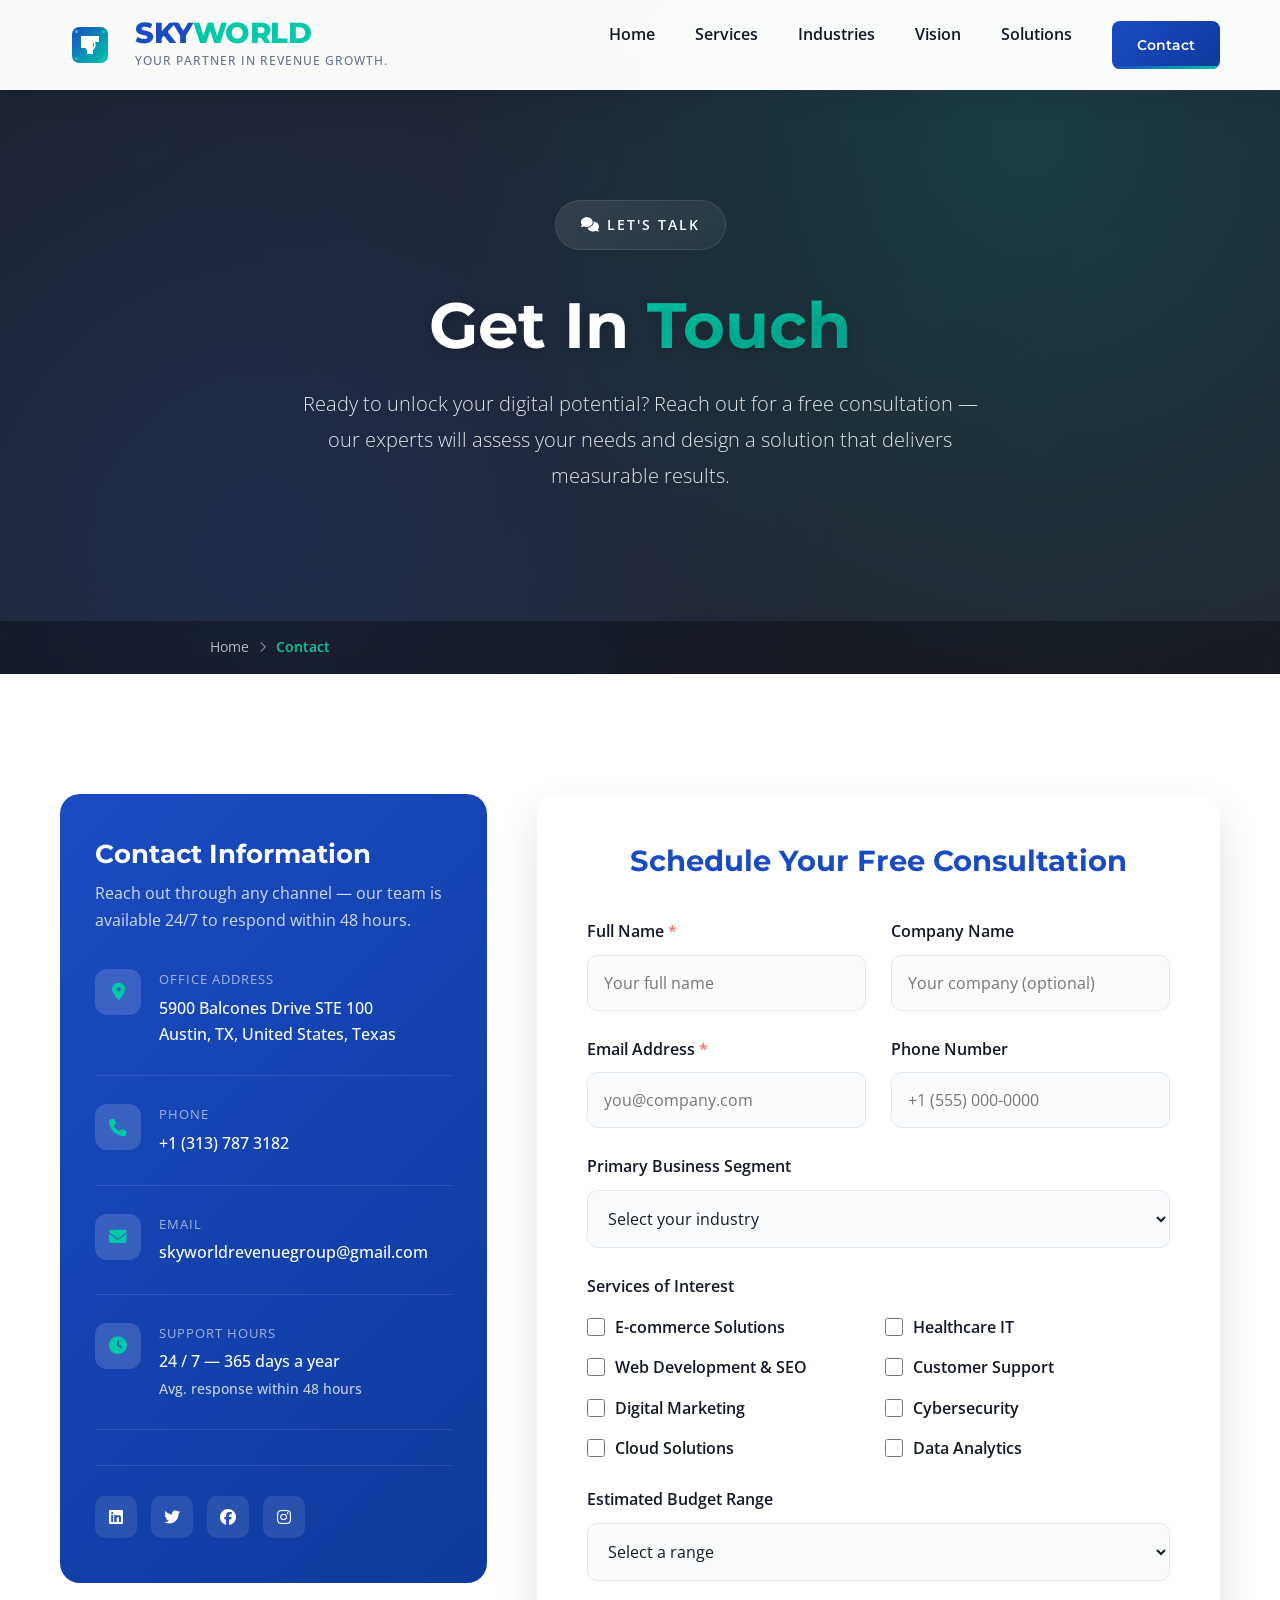
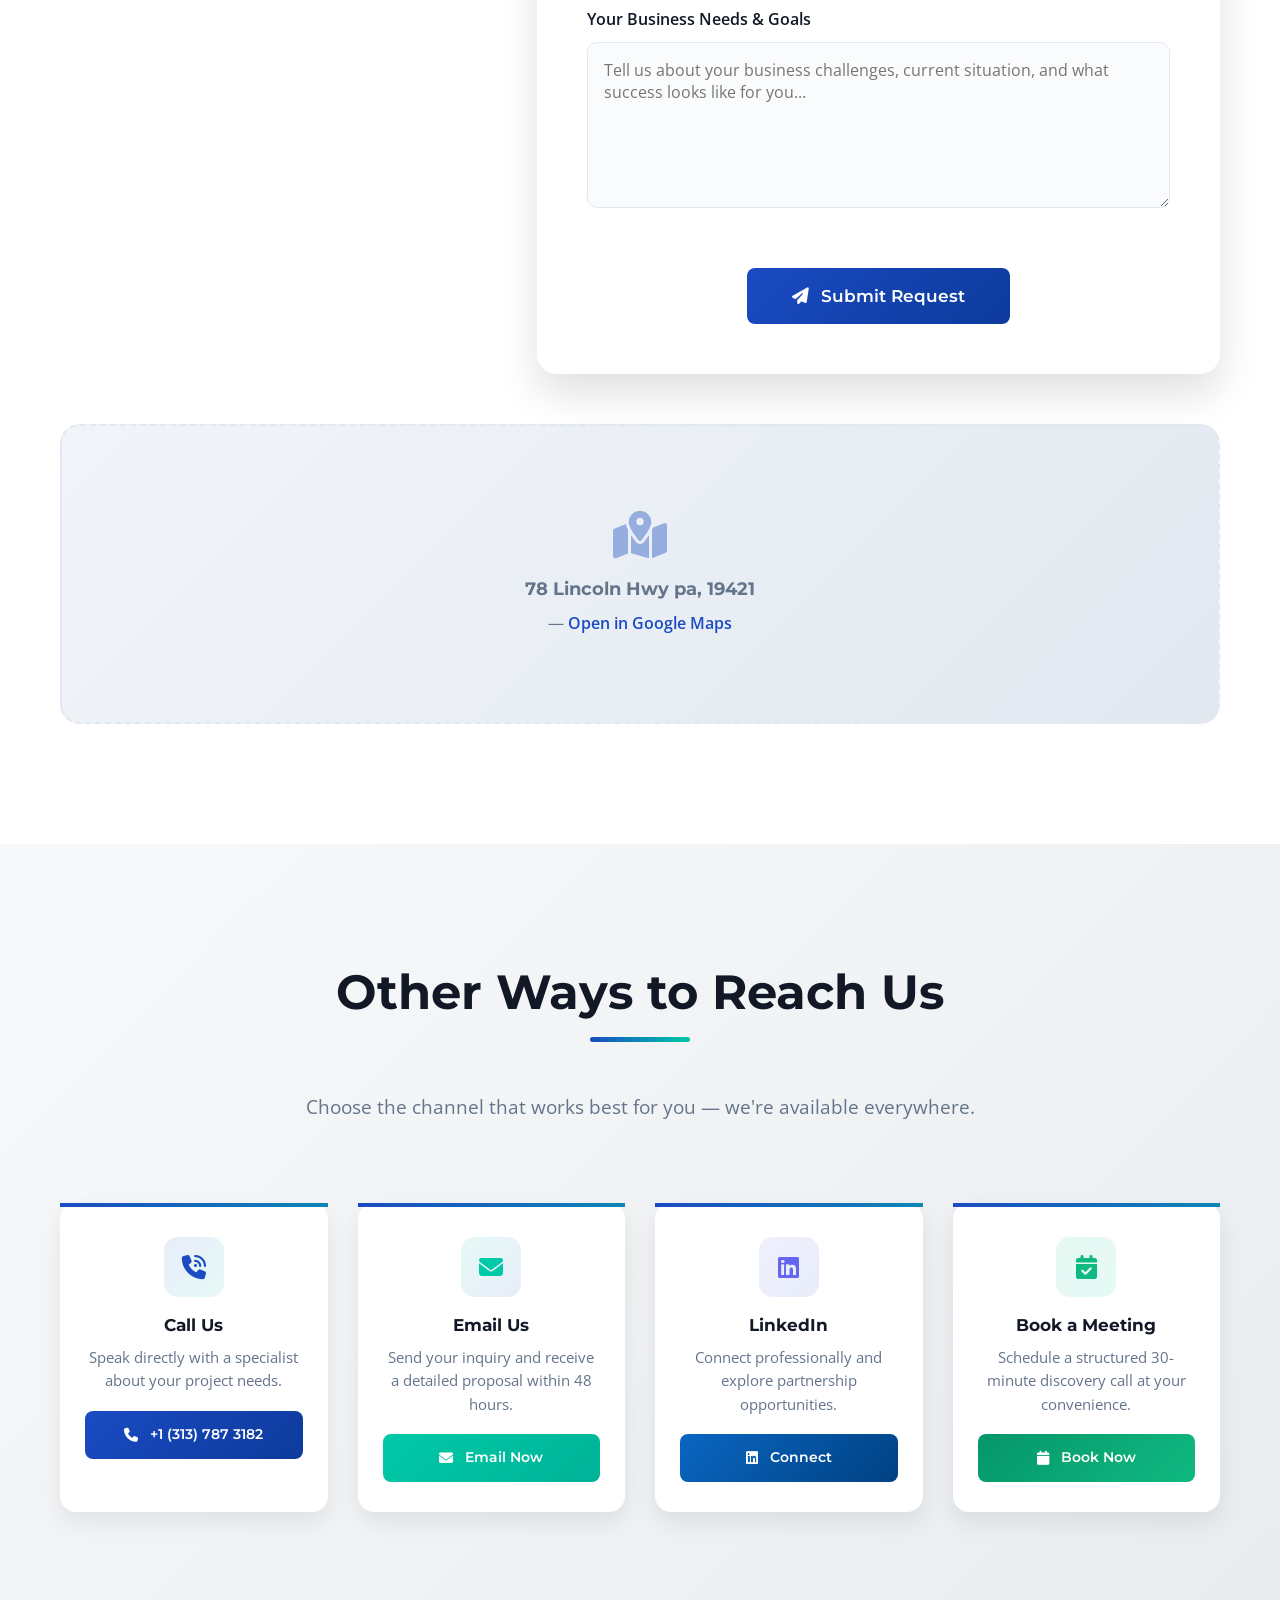
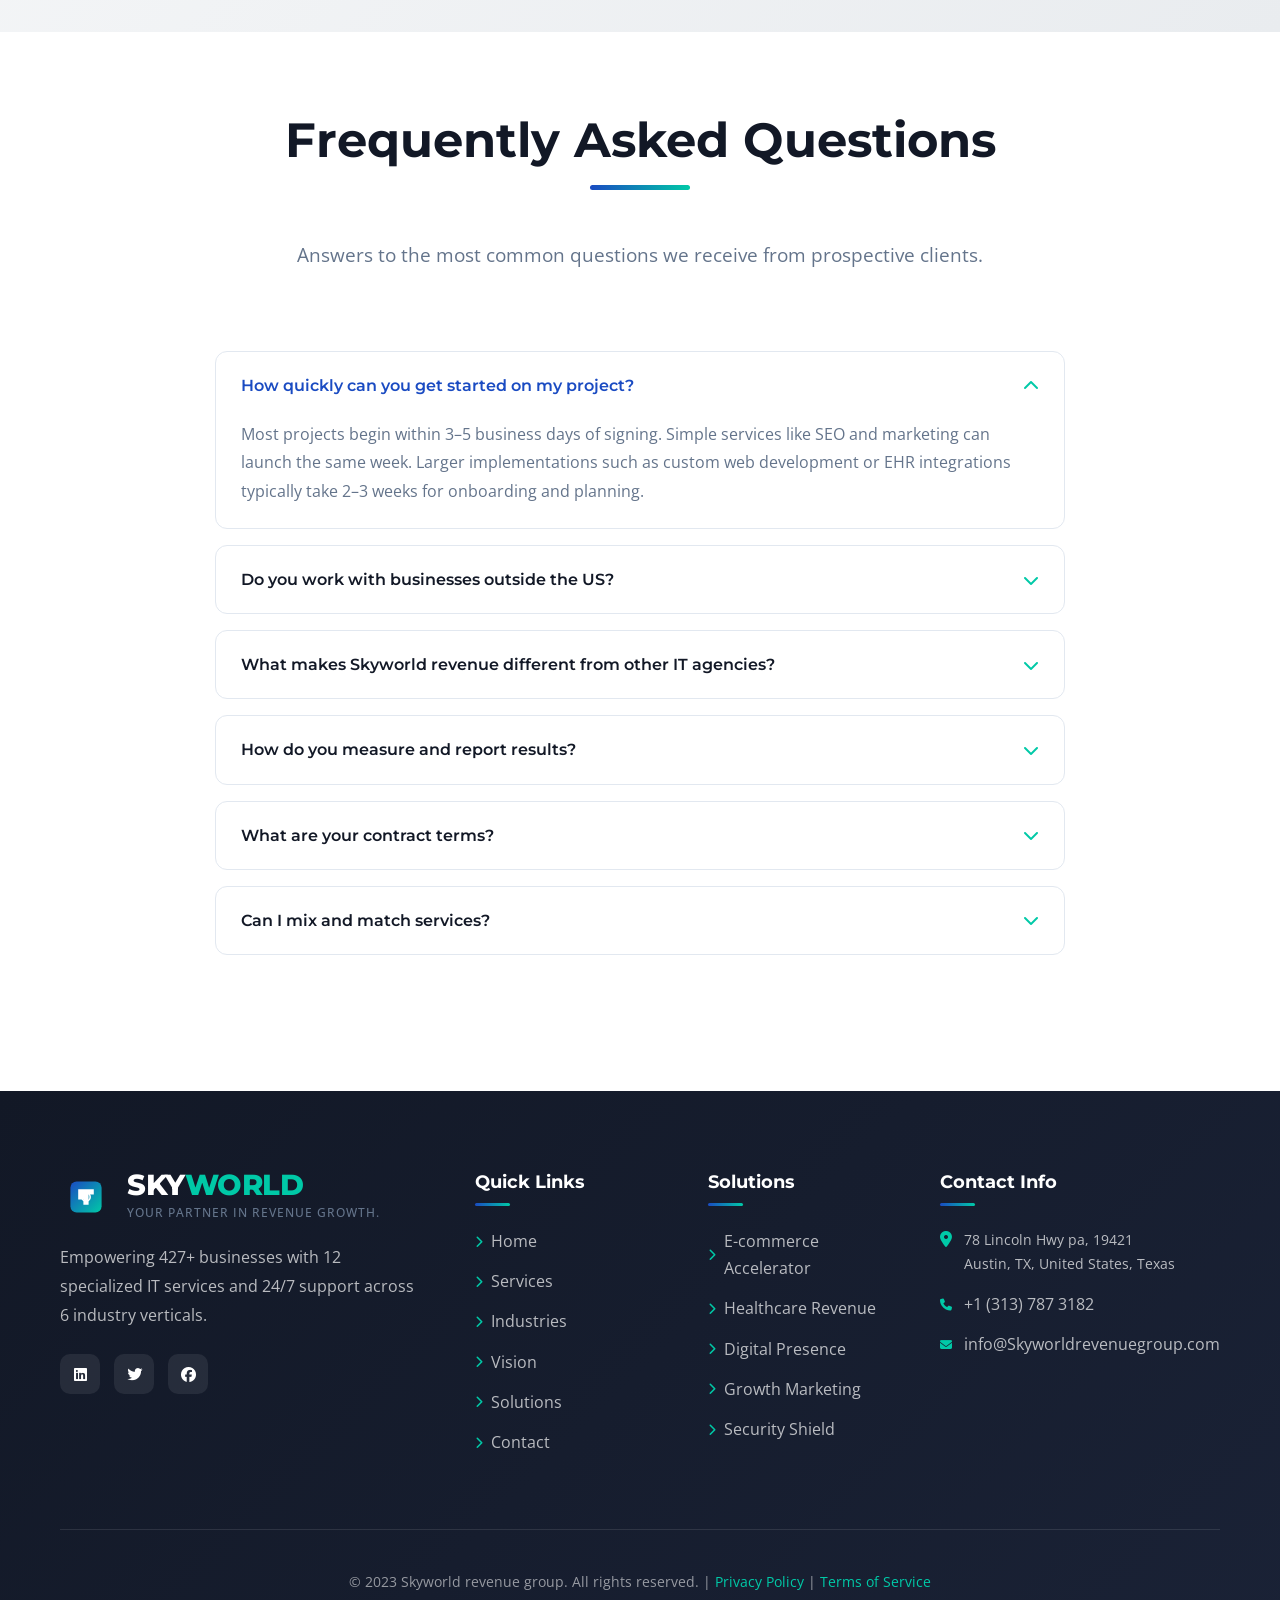
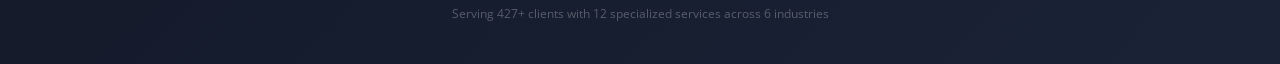
<file: contact.html>
<!DOCTYPE html>
<html lang="en">
<head>
    <meta charset="UTF-8">
    <meta name="viewport" content="width=device-width, initial-scale=1.0">
    <title>Contact Us - Skyworld Revenue Group</title>
    <link rel="stylesheet" href="https://cdnjs.cloudflare.com/ajax/libs/font-awesome/6.4.0/css/all.min.css">
    <link rel="preconnect" href="https://fonts.googleapis.com">
    <link rel="preconnect" href="https://fonts.gstatic.com" crossorigin>
    <link href="https://fonts.googleapis.com/css2?family=Montserrat:wght@300;400;500;600;700;800&family=Open+Sans:wght@300;400;500;600;700&display=swap" rel="stylesheet">
    <link rel="stylesheet" href="https://cdnjs.cloudflare.com/ajax/libs/animate.css/4.1.1/animate.min.css">
    <link rel="stylesheet" href="main.css">
    <link rel="stylesheet" href="pages.css">
</head>
<body>

    <!-- Header -->
    <header id="mainHeader">
        <div class="container header-container">
            <a href="index.html" class="logo-container">
                <svg class="logo-svg" viewBox="0 0 100 100" xmlns="http://www.w3.org/2000/svg">
                    <defs><linearGradient id="lg1" x1="0%" y1="0%" x2="100%" y2="100%"><stop offset="0%" style="stop-color:#1a4bc2"/><stop offset="100%" style="stop-color:#00c9a7"/></linearGradient></defs>
                    <rect x="20" y="20" width="60" height="60" rx="12" fill="url(#lg1)"/>
                    <path d="M35,35 L65,35 L65,45 L55,45 L55,65 L45,65 L45,55 L35,55 Z" fill="white"/>
                    <circle cx="50" cy="50" r="8" fill="none" stroke="white" stroke-width="3"/>
                    <path d="M30,30 L30,25 L25,25 L25,30 Z" fill="#00c9a7"/><path d="M70,30 L75,30 L75,25 L70,25 Z" fill="#00c9a7"/>
                    <path d="M30,70 L25,70 L25,75 L30,75 Z" fill="#00c9a7"/><path d="M70,70 L70,75 L75,75 L75,70 Z" fill="#00c9a7"/>
                </svg>
                <div class="logo-text-container">
                    <div class="logo-main-text">SKY<span class="logo-accent">WORLD</span></div>
                    <div class="logo-tagline">YOUR PARTNER IN REVENUE GROWTH.</div>
                </div>
            </a>
            <button class="mobile-menu-btn" id="mobileMenuBtn"><i class="fas fa-bars"></i></button>
            <nav>
                <ul id="navMenu">
                    <li><a href="index.html">Home</a></li>
                    <li><a href="services.html">Services</a></li>
                    <li><a href="industries.html">Industries</a></li>
                    <li><a href="vision.html">Vision</a></li>
                    <li><a href="solutions.html">Solutions</a></li>
                    <li><a href="contact.html" class="btn active-nav" style="padding:12px 25px;font-size:0.9rem;">Contact</a></li>
                </ul>
            </nav>
        </div>
    </header>

    <!-- Page Hero -->
    <section class="page-hero">
        <div class="floating-elements" id="floatingElements"></div>
        <div class="container">
            <div class="page-hero-badge pulse-animation"><i class="fas fa-comments"></i> Let's Talk</div>
            <h1 class="animate__animated animate__fadeInUp">Get In <span>Touch</span></h1>
            <p class="animate__animated animate__fadeInUp animate__delay-1s">Ready to unlock your digital potential? Reach out for a free consultation — our experts will assess your needs and design a solution that delivers measurable results.</p>
        </div>
        <div class="breadcrumb-bar">
            <div class="container">
                <span><a href="index.html">Home</a></span>
                <i class="fas fa-chevron-right"></i>
                <span class="current">Contact</span>
            </div>
        </div>
    </section>

    <!-- Contact Form + Info -->
    <section>
        <div class="container">
            <div class="contact-grid">

                <!-- Left: Contact Info -->
                <div class="contact-info-card">
                    <h3>Contact Information</h3>
                    <p>Reach out through any channel — our team is available 24/7 to respond within 48 hours.</p>

                    <div class="contact-info-item">
                        <div class="contact-info-icon"><i class="fas fa-map-marker-alt"></i></div>
                        <div>
                            <div class="contact-info-label">Office Address</div>
                                <div class="contact-info-value">5900 Balcones Drive STE 100<br>Austin, TX, United States, Texas</div>
                            </div>
                    </div>

                    <div class="contact-info-item">
                        <div class="contact-info-icon"><i class="fas fa-phone"></i></div>
                        <div>
                            <div class="contact-info-label">Phone</div>
                            <div class="contact-info-value"><a href="tel:+13137873182"> +1 (313) 787 3182</a></div>
                        </div>
                    </div>

                    <div class="contact-info-item">
                        <div class="contact-info-icon"><i class="fas fa-envelope"></i></div>
                        <div>
                            <div class="contact-info-label">Email</div>
                            <div class="contact-info-value"><a href="https://mail.google.com/mail/?view=cm&to=skyworldrevenuegroup@gmail.com"">skyworldrevenuegroup@gmail.com</a></div>
                        </div>
                        
                    </div>

                    <div class="contact-info-item">
                        <div class="contact-info-icon"><i class="fas fa-clock"></i></div>
                        <div>
                            <div class="contact-info-label">Support Hours</div>
                            <div class="contact-info-value">24 / 7 — 365 days a year<br><span style="font-size:0.85rem;opacity:0.75;">Avg. response within 48 hours</span></div>
                        </div>
                    </div>

                    <div class="contact-social">
                        <a href="#" title="LinkedIn"><i class="fab fa-linkedin"></i></a>
                        <a href="#" title="Twitter"><i class="fab fa-twitter"></i></a>
                        <a href="#" title="Facebook"><i class="fab fa-facebook"></i></a>
                        <a href="#" title="Instagram"><i class="fab fa-instagram"></i></a>
                    </div>
                </div>

                <!-- Right: Contact Form -->
                <div class="contact-form-card">
                    <h3>Schedule Your Free Consultation</h3>
                    <form id="contactForm" style="display:grid;gap:0;">
                        <div class="form-grid-2" style="gap:25px;margin-bottom:25px;">
                            <div class="form-group">
                                <label for="name">Full Name <span style="color:var(--accent)">*</span></label>
                                <input type="text" id="name" placeholder="Your full name" required>
                            </div>
                            <div class="form-group">
                                <label for="company">Company Name</label>
                                <input type="text" id="company" placeholder="Your company (optional)">
                            </div>
                            <div class="form-group">
                                <label for="email">Email Address <span style="color:var(--accent)">*</span></label>
                                <input type="email" id="email" placeholder="you@company.com" required>
                            </div>
                            <div class="form-group">
                                <label for="phone">Phone Number</label>
                                <input type="tel" id="phone" placeholder="+1 (555) 000-0000">
                            </div>
                        </div>

                        <div class="form-group" style="margin-bottom:25px;">
                            <label for="segment">Primary Business Segment</label>
                            <select id="segment">
                                <option value="">Select your industry</option>
                                <option value="ecommerce">E-commerce Business</option>
                                <option value="healthcare">Healthcare Provider</option>
                                <option value="sme">Small / Medium Enterprise</option>
                                <option value="startup">Startup / Entrepreneur</option>
                                <option value="service">Service-Based Business</option>
                                <option value="enterprise">Enterprise / Corporation</option>
                                <option value="other">Other</option>
                            </select>
                        </div>

                        <div class="form-group" style="margin-bottom:25px;">
                            <label>Services of Interest</label>
                            <div class="checkbox-grid">
                                <label class="checkbox-item"><input type="checkbox" value="ecommerce"> E-commerce Solutions</label>
                                <label class="checkbox-item"><input type="checkbox" value="healthcare"> Healthcare IT</label>
                                <label class="checkbox-item"><input type="checkbox" value="webdev"> Web Development & SEO</label>
                                <label class="checkbox-item"><input type="checkbox" value="support"> Customer Support</label>
                                <label class="checkbox-item"><input type="checkbox" value="marketing"> Digital Marketing</label>
                                <label class="checkbox-item"><input type="checkbox" value="cybersecurity"> Cybersecurity</label>
                                <label class="checkbox-item"><input type="checkbox" value="cloud"> Cloud Solutions</label>
                                <label class="checkbox-item"><input type="checkbox" value="data"> Data Analytics</label>
                            </div>
                        </div>

                        <div class="form-group" style="margin-bottom:25px;">
                            <label for="budget">Estimated Budget Range</label>
                            <select id="budget">
                                <option value="">Select a range</option>
                                <option value="under1k">Under $1,000 / month</option>
                                <option value="1k-5k">$1,000 – $5,000 / month</option>
                                <option value="5k-10k">$5,000 – $10,000 / month</option>
                                <option value="10k-25k">$10,000 – $25,000 / month</option>
                                <option value="over25k">Over $25,000 / month</option>
                                <option value="project">One-time project</option>
                            </select>
                        </div>

                        <div class="form-group" style="margin-bottom:30px;">
                            <label for="message">Your Business Needs & Goals</label>
                            <textarea id="message" rows="6" placeholder="Tell us about your business challenges, current situation, and what success looks like for you..."></textarea>
                        </div>

                        <div class="form-submit-btn">
                            <button type="submit" class="btn glow-animation" style="min-width:260px;padding:18px 45px;font-size:1.05rem;">
                                <i class="fas fa-paper-plane"></i> Submit Request
                            </button>
                        </div>
                    </form>
                </div>
            </div>

            <!-- Map placeholder -->
            <div class="map-placeholder">
                <i class="fas fa-map-marked-alt"></i>
                <div>
                    <strong style="font-family:'Montserrat',sans-serif;font-size:1.1rem;display:block;margin-bottom:6px;">78 Lincoln Hwy pa, 19421</strong>
                     — <a href="https://maps.google.com" target="_blank" style="color:var(--primary);text-decoration:none;font-weight:600;">Open in Google Maps</a>
                </div>
            </div>
        </div>
    </section>

    <!-- Quick Contact Options -->
    <section class="vision-section">
        <div class="container">
            <div class="section-title">
                <h2>Other Ways to Reach Us</h2>
                <p>Choose the channel that works best for you — we're available everywhere.</p>
            </div>
            <div style="display:grid;grid-template-columns:repeat(auto-fit,minmax(240px,1fr));gap:30px;margin-top:20px;">
                <div class="pillar-card" style="border-top:4px solid var(--primary);">
                    <div class="pillar-icon"><i class="fas fa-phone-volume"></i></div>
                    <h4>Call Us</h4>
                    <p>Speak directly with a specialist about your project needs.</p>
                    <a href="tel:+13137873182" class="btn" style="margin-top:18px;padding:12px 22px;font-size:0.88rem;width:100%;">
                        <i class="fas fa-phone"></i>+1 (313) 787 3182
                    </a>
                </div>
                <div class="pillar-card" style="border-top:4px solid var(--secondary);">
                    <div class="pillar-icon" style="background:linear-gradient(135deg,rgba(0,201,167,0.1),rgba(26,75,194,0.1));color:var(--secondary);"><i class="fas fa-envelope"></i></div>
                    <h4>Email Us</h4>
                    <p>Send your inquiry and receive a detailed proposal within 48 hours.</p>
                    <a href="https://mail.google.com/mail/?view=cm&to=skyworldrevenuegroup@gmail.com" class="btn btn-secondary" style="margin-top:18px;padding:12px 22px;font-size:0.88rem;width:100%;" target="_blank" rel="noopener noreferrer">
                        <i class="fas fa-envelope"></i> Email Now
                    </a>
                </div>
                <div class="pillar-card" style="border-top:4px solid #6366f1;">
                    <div class="pillar-icon" style="background:linear-gradient(135deg,rgba(99,102,241,0.1),rgba(26,75,194,0.1));color:#6366f1;"><i class="fab fa-linkedin"></i></div>
                    <h4>LinkedIn</h4>
                    <p>Connect professionally and explore partnership opportunities.</p>
                    <a href="#" class="btn" style="margin-top:18px;padding:12px 22px;font-size:0.88rem;width:100%;background:linear-gradient(135deg,#0a66c2,#004182);">
                        <i class="fab fa-linkedin"></i> Connect
                    </a>
                </div>
                <div class="pillar-card" style="border-top:4px solid #10b981;">
                    <div class="pillar-icon" style="background:linear-gradient(135deg,rgba(16,185,129,0.1),rgba(0,201,167,0.1));color:#10b981;"><i class="fas fa-calendar-check"></i></div>
                    <h4>Book a Meeting</h4>
                    <p>Schedule a structured 30-minute discovery call at your convenience.</p>
                    <a href="contact.html" class="btn" style="margin-top:18px;padding:12px 22px;font-size:0.88rem;width:100%;background:linear-gradient(135deg,#059669,#10b981);">
                        <i class="fas fa-calendar"></i> Book Now
                    </a>
                </div>
            </div>
        </div>
    </section>

    <!-- FAQ -->
    <section style="padding:80px 0 120px;">
        <div class="container">
            <div class="section-title">
                <h2>Frequently Asked Questions</h2>
                <p>Answers to the most common questions we receive from prospective clients.</p>
            </div>
            <div style="max-width:850px;margin:0 auto;" class="faq-section">
                <div class="faq-item open">
                    <div class="faq-question">How quickly can you get started on my project? <i class="fas fa-chevron-down"></i></div>
                    <div class="faq-answer open">Most projects begin within 3–5 business days of signing. Simple services like SEO and marketing can launch the same week. Larger implementations such as custom web development or EHR integrations typically take 2–3 weeks for onboarding and planning.</div>
                </div>
                <div class="faq-item">
                    <div class="faq-question">Do you work with businesses outside the US? <i class="fas fa-chevron-down"></i></div>
                    <div class="faq-answer">Yes — we serve clients globally. Our team operates across multiple time zones, and our 24/7 support model ensures continuous coverage regardless of where your business is located. We currently serve clients in the US, UK, Canada, Australia, and the Middle East.</div>
                </div>
                <div class="faq-item">
                    <div class="faq-question">What makes Skyworld revenue different from other IT agencies? <i class="fas fa-chevron-down"></i></div>
                    <div class="faq-answer">Unlike generalist agencies, we specialize deeply in specific verticals — particularly healthcare IT and e-commerce. Our integrated service model means every service communicates with the others: your SEO data informs your paid ads, your CRM data improves your support — all under one strategic roof with shared reporting.</div>
                </div>
                <div class="faq-item">
                    <div class="faq-question">How do you measure and report results? <i class="fas fa-chevron-down"></i></div>
                    <div class="faq-answer">Every engagement includes a dedicated dashboard with KPIs agreed upfront. We provide monthly performance reports, quarterly business reviews, and real-time access to key metrics. You'll always know exactly what we're doing and what it's delivering.</div>
                </div>
                <div class="faq-item">
                    <div class="faq-question">What are your contract terms? <i class="fas fa-chevron-down"></i></div>
                    <div class="faq-answer">We offer flexible engagement models — month-to-month retainers, quarterly agreements, and annual contracts (with discounts). Project-based work is quoted per scope. We believe in earning your business each month through results, not locking you in with punitive contracts.</div>
                </div>
                <div class="faq-item">
                    <div class="faq-question">Can I mix and match services? <i class="fas fa-chevron-down"></i></div>
                    <div class="faq-answer">Absolutely. Our solution packages are a starting point — you can combine any of our 12 core services in any configuration that suits your business. Many clients start with one service and expand over time as trust and results build.</div>
                </div>
            </div>
        </div>
    </section>

    <!-- Footer -->
    <footer class="site-footer">
        <div class="container">
            <div class="footer-grid">
                <div class="footer-brand">
                    <a href="index.html" class="logo-container">
                        <svg class="logo-svg" viewBox="0 0 100 100" xmlns="http://www.w3.org/2000/svg" style="width:52px;height:52px;">
                            <defs><linearGradient id="flg" x1="0%" y1="0%" x2="100%" y2="100%"><stop offset="0%" style="stop-color:#1a4bc2"/><stop offset="100%" style="stop-color:#00c9a7"/></linearGradient></defs>
                            <rect x="20" y="20" width="60" height="60" rx="12" fill="url(#flg)"/>
                            <path d="M35,35 L65,35 L65,45 L55,45 L55,65 L45,65 L45,55 L35,55 Z" fill="white"/>
                            <circle cx="50" cy="50" r="8" fill="none" stroke="white" stroke-width="3"/>
                        </svg>
                        <div class="logo-text-container">
                            <div class="logo-main-text" style="color:white;">SKY<span class="logo-accent">WORLD</span></div>
                            <div class="logo-tagline">YOUR PARTNER IN REVENUE GROWTH.</div>
                        </div>
                    </a>
                    <p>Empowering 427+ businesses with 12 specialized IT services and 24/7 support across 6 industry verticals.</p>
                    <div class="footer-social"><a href="#"><i class="fab fa-linkedin"></i></a><a href="#"><i class="fab fa-twitter"></i></a><a href="#"><i class="fab fa-facebook"></i></a></div>
                </div>
                <div class="footer-col">
                    <h4>Quick Links</h4>
                    <a href="index.html" class="footer-link"><i class="fas fa-chevron-right"></i> Home</a>
                    <a href="services.html" class="footer-link"><i class="fas fa-chevron-right"></i> Services</a>
                    <a href="industries.html" class="footer-link"><i class="fas fa-chevron-right"></i> Industries</a>
                    <a href="vision.html" class="footer-link"><i class="fas fa-chevron-right"></i> Vision</a>
                    <a href="solutions.html" class="footer-link"><i class="fas fa-chevron-right"></i> Solutions</a>
                    <a href="contact.html" class="footer-link"><i class="fas fa-chevron-right"></i> Contact</a>
                </div>
                <div class="footer-col">
                    <h4>Solutions</h4>
                    <a href="solutions.html" class="footer-link"><i class="fas fa-chevron-right"></i> E-commerce Accelerator</a>
                    <a href="solutions.html" class="footer-link"><i class="fas fa-chevron-right"></i> Healthcare Revenue</a>
                    <a href="solutions.html" class="footer-link"><i class="fas fa-chevron-right"></i> Digital Presence</a>
                    <a href="solutions.html" class="footer-link"><i class="fas fa-chevron-right"></i> Growth Marketing</a>
                    <a href="solutions.html" class="footer-link"><i class="fas fa-chevron-right"></i> Security Shield</a>
                </div>
                <div class="footer-col">
    <h4>Contact Info</h4>

    <div style="display:flex;align-items:flex-start;gap:12px;margin-bottom:14px;">
        <i class="fas fa-map-marker-alt" style="color:var(--secondary);margin-top:3px;"></i>
        <span style="color:rgba(255,255,255,0.7);font-size:0.9rem;">78 Lincoln Hwy pa, 19421 <br>Austin, TX, United States, Texas</span>
    </div>
 <!--
    <div style="display:flex;align-items:flex-start;gap:12px;margin-bottom:14px;">
        <i class="fas fa-map-marker-alt" style="color:var(--secondary);margin-top:3px;"></i>
        <span style="color:rgba(255,255,255,0.7);font-size:0.9rem;">5900 Balcones Drive STE 100, Austin, TX</span>
    </div>


    <div style="display:flex;align-items:flex-start;gap:12px;margin-bottom:14px;">
        <i class="fas fa-map-marker-alt" style="color:var(--secondary);margin-top:3px;"></i>
        <span style="color:rgba(255,255,255,0.7);font-size:0.9rem;">Musa Market Shop No. 2 Shah Kam Chowk, Opposite Punjab Society, Defense Road, Lahore</span>
    </div>

    
    <a href="tel:+447403190687" class="footer-link" style="gap:12px;">
        <i class="fas fa-phone" style="color:var(--secondary);"></i> +44 7403 190687
    </a>
        -->

    <!-- Phone 2 -->
    <a href="tel:+13137873182" class="footer-link" style="gap:12px;">
        <i class="fas fa-phone" style="color:var(--secondary);"></i>+1 (313) 787 3182
    </a>

    <!-- Email -->
<a href="https://mail.google.com/mail/?view=cm&to=skyworldrevenuegroup@gmail.com" class="footer-link" style="gap:12px;" target="_blank" rel="noopener noreferrer">
    <i class="fas fa-envelope" style="color:var(--secondary);"></i> info@Skyworldrevenuegroup.com
</a>
</div>
            </div>
            <div class="footer-bottom">
                <p>&copy; 2023 Skyworld revenue group. All rights reserved. | <a href="#">Privacy Policy</a> | <a href="#">Terms of Service</a></p>
                <p>Serving 427+ clients with 12 specialized services across 6 industries</p>
            </div>
        </div>
    </footer>

    <script>
        const mobileMenuBtn = document.getElementById('mobileMenuBtn');
        const navMenu = document.getElementById('navMenu');
        mobileMenuBtn.addEventListener('click', function() {
            navMenu.classList.toggle('active');
            const icon = this.querySelector('i');
            icon.classList.toggle('fa-bars'); icon.classList.toggle('fa-times');
            if(navMenu.classList.contains('active')){navMenu.querySelectorAll('li').forEach((item,i)=>{item.style.animationDelay=`${i*0.1}s`;item.style.animation='fadeInUp 0.5s ease forwards';});}
        });
        document.querySelectorAll('#navMenu a').forEach(link=>{link.addEventListener('click',()=>{navMenu.classList.remove('active');mobileMenuBtn.querySelector('i').classList.add('fa-bars');mobileMenuBtn.querySelector('i').classList.remove('fa-times');});});
        window.addEventListener('scroll',()=>document.getElementById('mainHeader').classList.toggle('scrolled',window.scrollY>50));

        // Animate on scroll
        function animateOnScroll(){document.querySelectorAll('.pillar-card').forEach(el=>{if(el.getBoundingClientRect().top<window.innerHeight-100)el.classList.add('animate');});}
        window.addEventListener('scroll',animateOnScroll);window.addEventListener('load',animateOnScroll);

        // FAQ accordion
        document.querySelectorAll('.faq-question').forEach(q => {
            q.addEventListener('click', () => {
                const item = q.parentElement;
                const answer = item.querySelector('.faq-answer');
                const wasOpen = item.classList.contains('open');
                document.querySelectorAll('.faq-item').forEach(i=>{i.classList.remove('open');i.querySelector('.faq-answer').classList.remove('open');});
                if (!wasOpen) { item.classList.add('open'); answer.classList.add('open'); }
            });
        });

        // Form submission
        document.getElementById('contactForm').addEventListener('submit', function(e) {
            e.preventDefault();
            const name = document.getElementById('name').value;
            const company = document.getElementById('company').value;
            const email = document.getElementById('email').value;
            const success = document.createElement('div');
            success.innerHTML = `<div style="background:#d4edda;color:#155724;padding:30px;border-radius:14px;margin-bottom:30px;text-align:center;border:1px solid #c3e6cb;animation:fadeInUp 0.5s ease;"><h3 style="color:#155724;margin-bottom:15px;display:flex;align-items:center;justify-content:center;gap:10px;"><i class="fas fa-check-circle"></i> Thank You, ${name}!</h3><p>We've received your inquiry${company ? ` from <strong>${company}</strong>` : ''} and will contact you at <strong>${email}</strong> within 48 hours with a tailored proposal.</p></div>`;
            this.parentNode.insertBefore(success, this);
            this.style.opacity = '0.4'; this.style.pointerEvents = 'none';
            setTimeout(()=>{this.reset();this.style.opacity='1';this.style.pointerEvents='all';success.remove();}, 6000);
        });

        // Input focus effects
        document.querySelectorAll('input, textarea, select').forEach(input => {
            input.addEventListener('focus', function() { this.style.borderColor='var(--primary)'; this.style.boxShadow='0 0 0 3px rgba(26,75,194,0.1)'; this.style.transform='translateY(-2px)'; });
            input.addEventListener('blur', function() { this.style.borderColor=''; this.style.boxShadow=''; this.style.transform=''; });
        });

        // Floating elements
        function createFloating(id){const c=document.getElementById(id);if(!c)return;for(let i=0;i<12;i++){const e=document.createElement('div');e.className='floating-element';const s=Math.random()*60+20;e.style.cssText=`width:${s}px;height:${s}px;left:${Math.random()*100}%;top:${Math.random()*100}%;opacity:${Math.random()*0.1+0.04};animation:float ${Math.random()*20+10}s ease-in-out ${Math.random()*5}s infinite;`;c.appendChild(e);}}
        createFloating('floatingElements');

        window.addEventListener('load',()=>{document.body.style.opacity='0';document.body.style.transition='opacity 0.8s ease';setTimeout(()=>document.body.style.opacity='1',100);});
    </script>
</body>
</html>
</file>
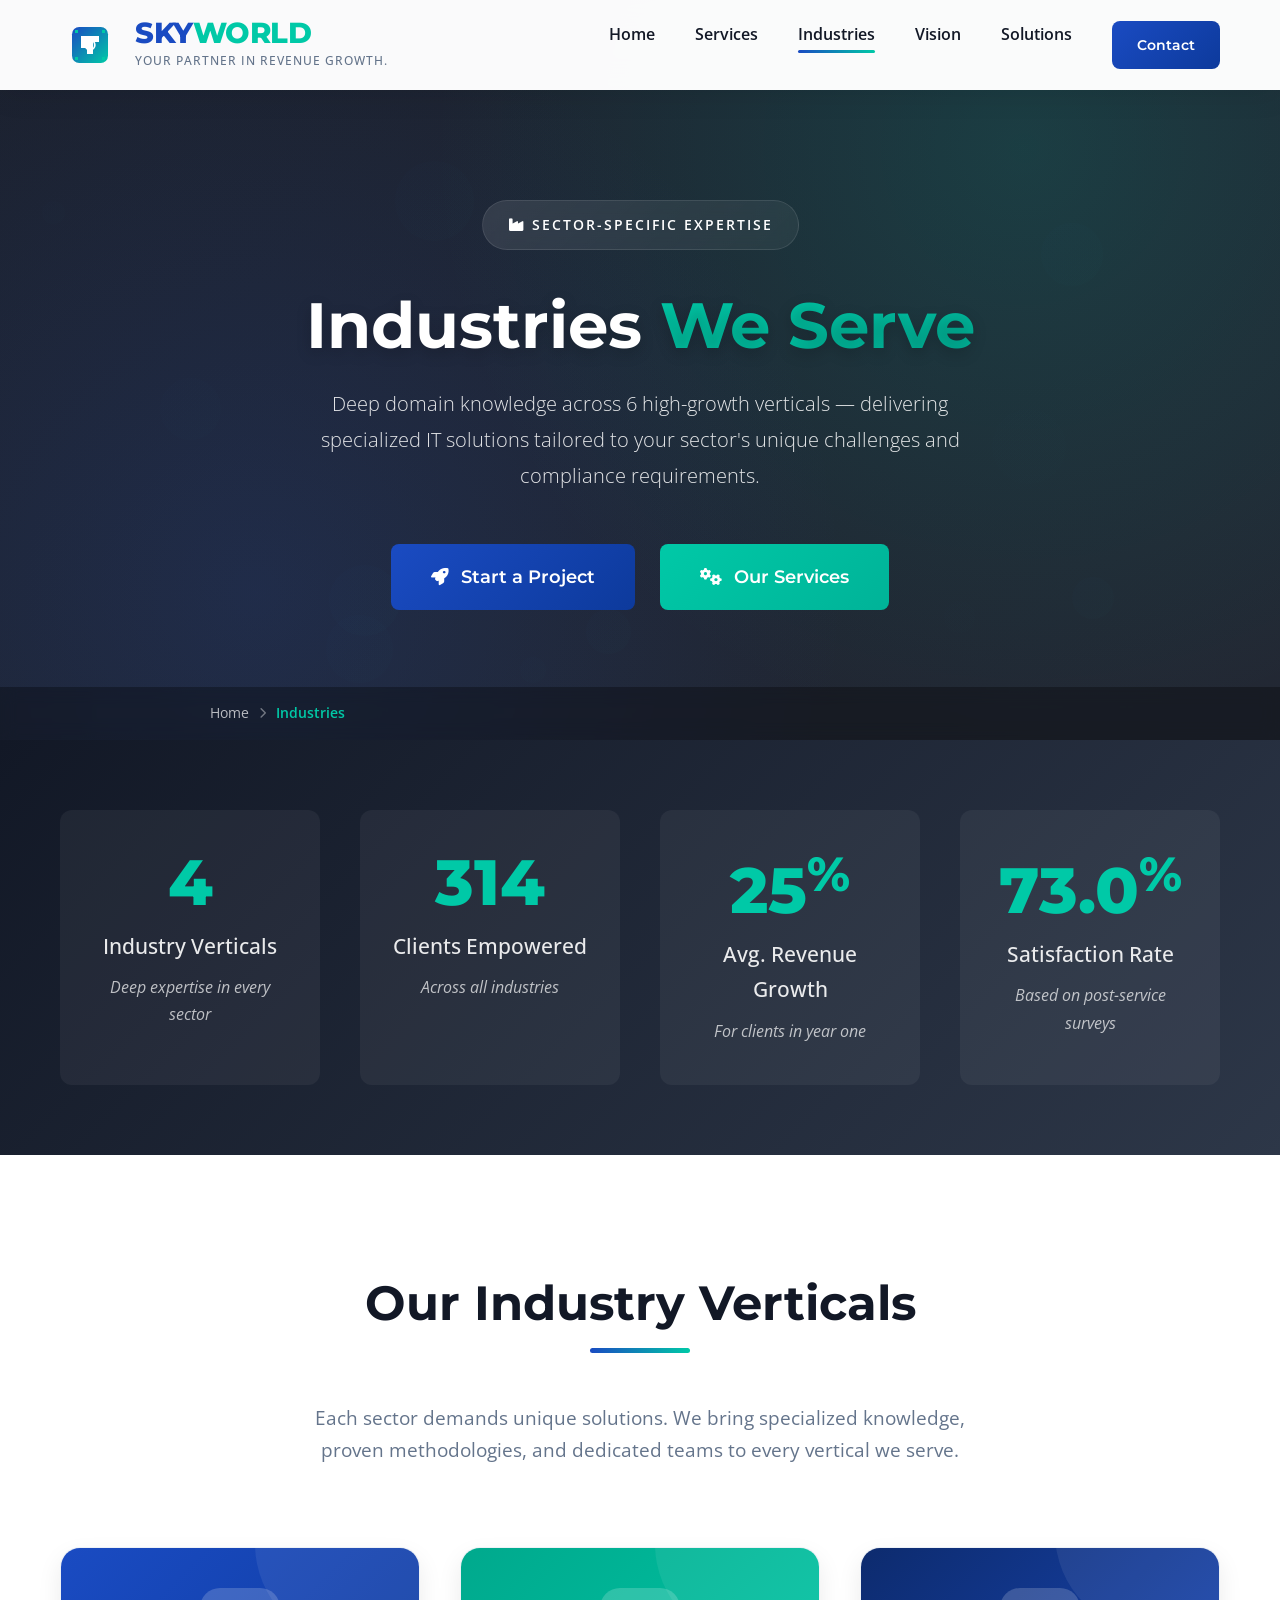
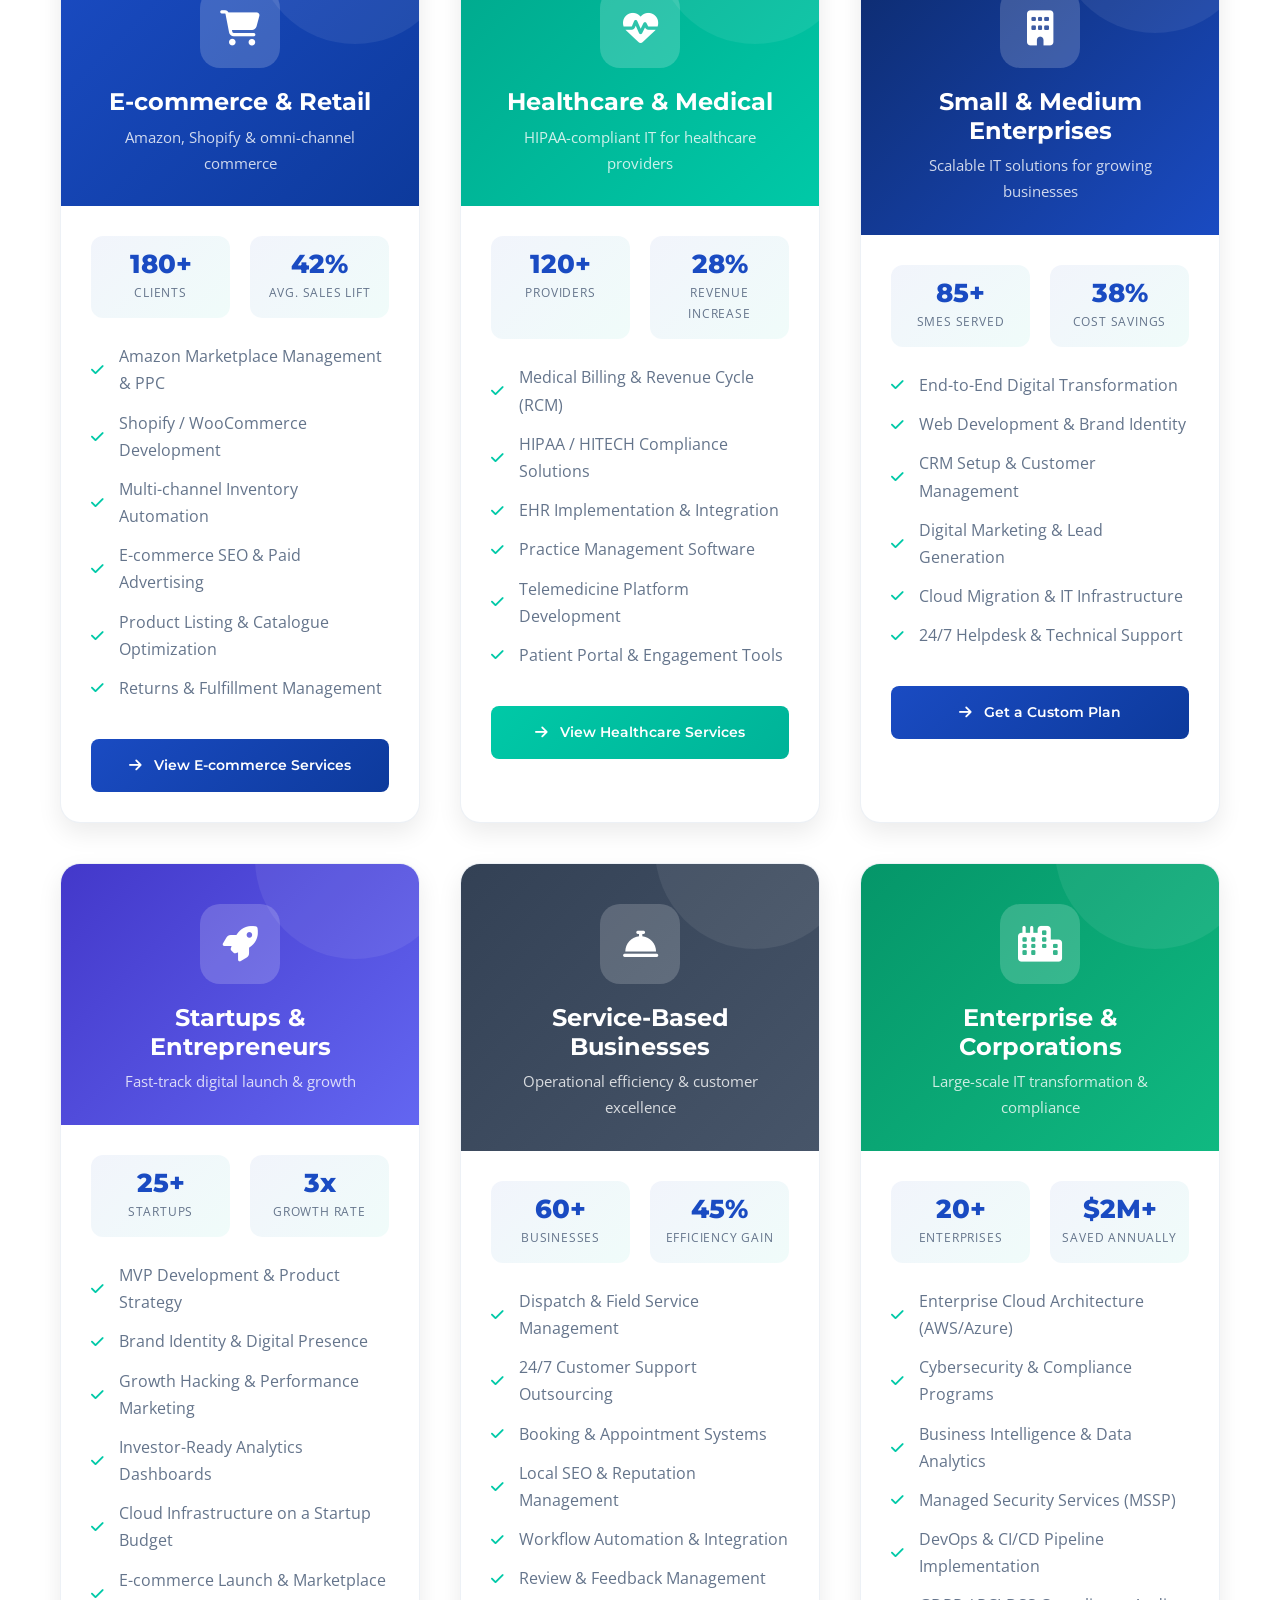
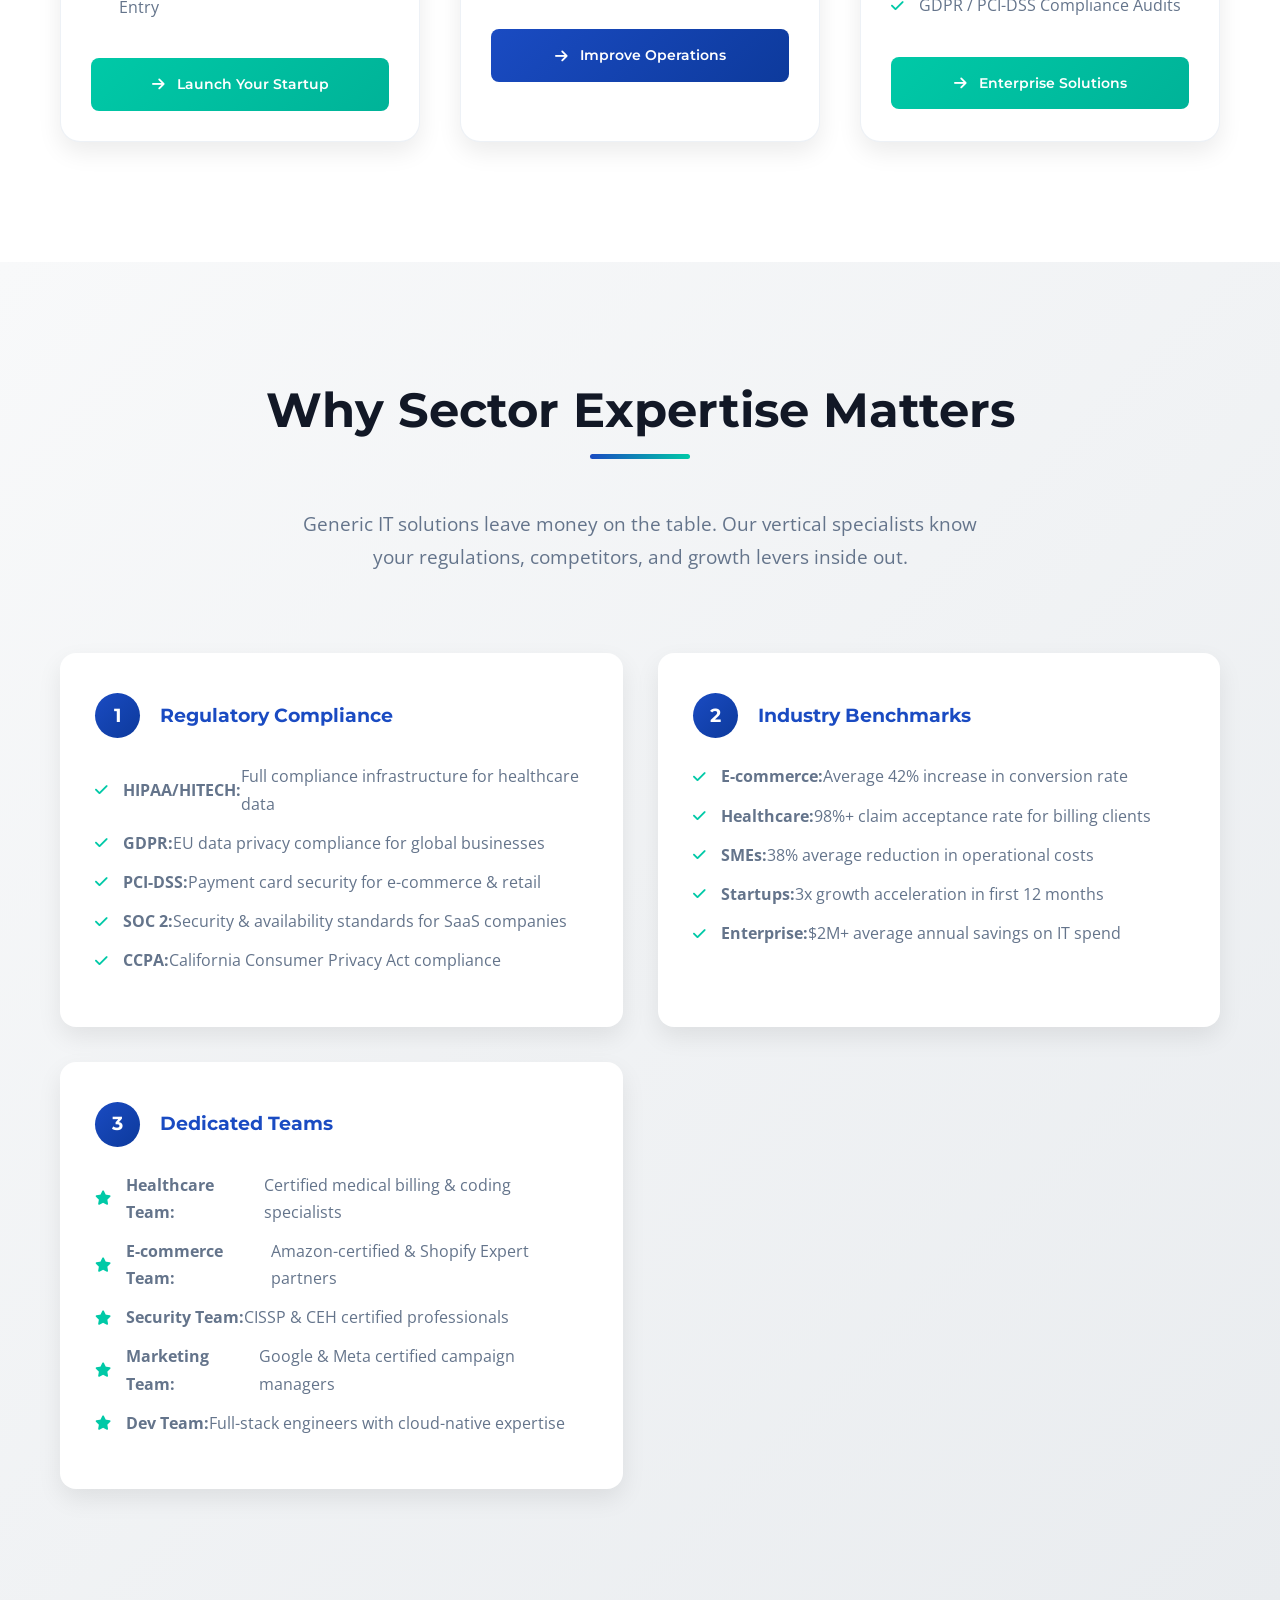
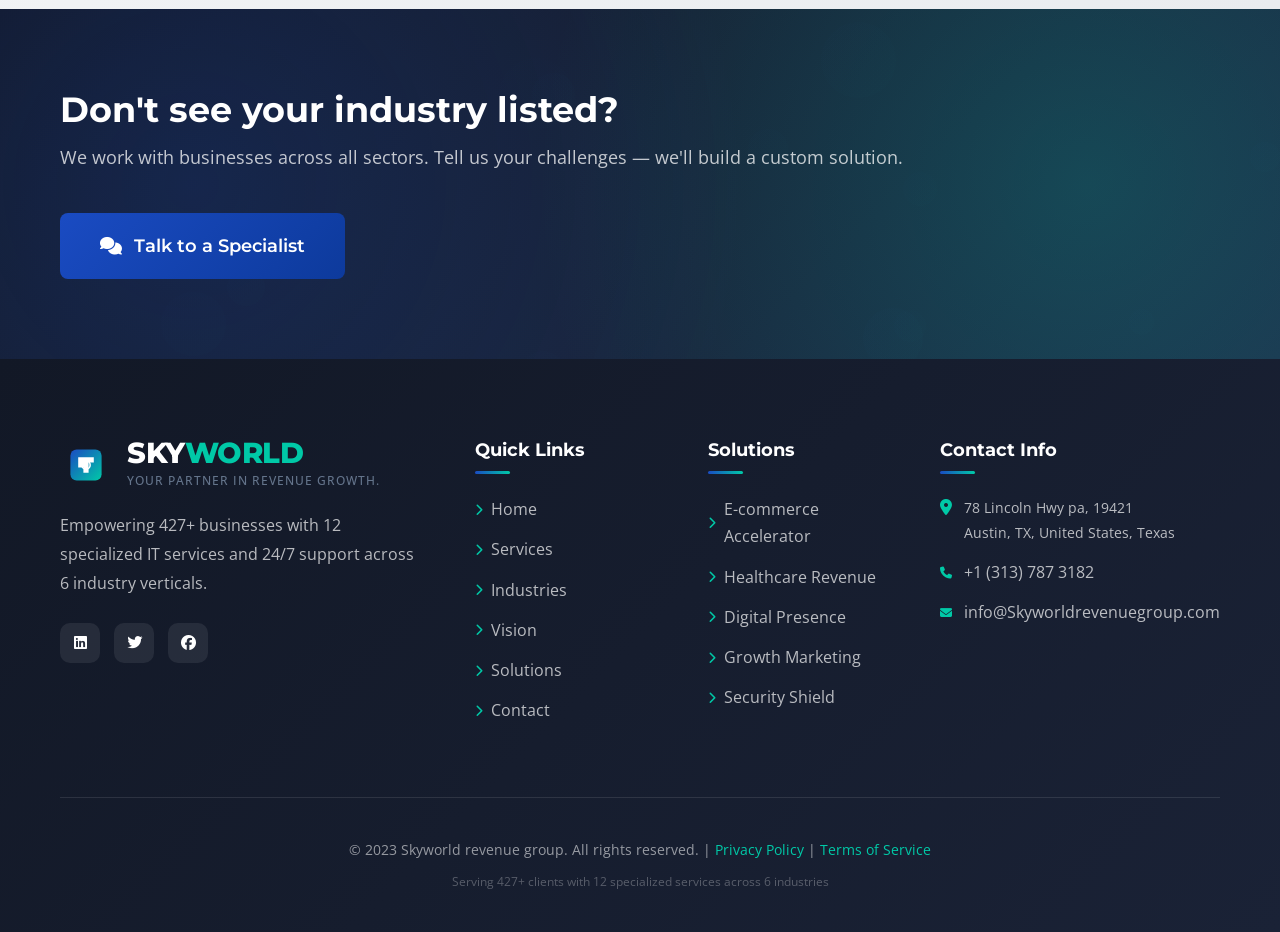
<file: industries.html>
<!DOCTYPE html>
<html lang="en">
<head>
    <meta charset="UTF-8">
    <meta name="viewport" content="width=device-width, initial-scale=1.0">
    <title>Industries We Serve - Skyworld Revenue Group</title>
    <link rel="stylesheet" href="https://cdnjs.cloudflare.com/ajax/libs/font-awesome/6.4.0/css/all.min.css">
    <link rel="preconnect" href="https://fonts.googleapis.com">
    <link rel="preconnect" href="https://fonts.gstatic.com" crossorigin>
    <link href="https://fonts.googleapis.com/css2?family=Montserrat:wght@300;400;500;600;700;800&family=Open+Sans:wght@300;400;500;600;700&display=swap" rel="stylesheet">
    <link rel="stylesheet" href="https://cdnjs.cloudflare.com/ajax/libs/animate.css/4.1.1/animate.min.css">
    <link rel="stylesheet" href="main.css">
    <link rel="stylesheet" href="pages.css">
</head>
<body>

    <!-- Header -->
    <header id="mainHeader">
        <div class="container header-container">
            <a href="index.html" class="logo-container">
                <svg class="logo-svg" viewBox="0 0 100 100" xmlns="http://www.w3.org/2000/svg">
                    <defs><linearGradient id="lg1" x1="0%" y1="0%" x2="100%" y2="100%"><stop offset="0%" style="stop-color:#1a4bc2"/><stop offset="100%" style="stop-color:#00c9a7"/></linearGradient></defs>
                    <rect x="20" y="20" width="60" height="60" rx="12" fill="url(#lg1)"/>
                    <path d="M35,35 L65,35 L65,45 L55,45 L55,65 L45,65 L45,55 L35,55 Z" fill="white"/>
                    <circle cx="50" cy="50" r="8" fill="none" stroke="white" stroke-width="3"/>
                    <path d="M30,30 L30,25 L25,25 L25,30 Z" fill="#00c9a7"/><path d="M70,30 L75,30 L75,25 L70,25 Z" fill="#00c9a7"/>
                    <path d="M30,70 L25,70 L25,75 L30,75 Z" fill="#00c9a7"/><path d="M70,70 L70,75 L75,75 L75,70 Z" fill="#00c9a7"/>
                </svg>
                <div class="logo-text-container">
                    <div class="logo-main-text">SKY<span class="logo-accent">WORLD</span></div>
                    <div class="logo-tagline">YOUR PARTNER IN REVENUE GROWTH.</div>
                </div>
            </a>
            <button class="mobile-menu-btn" id="mobileMenuBtn"><i class="fas fa-bars"></i></button>
            <nav>
                <ul id="navMenu">
                    <li><a href="index.html">Home</a></li>
                    <li><a href="services.html">Services</a></li>
                    <li><a href="industries.html" class="active-nav">Industries</a></li>
                    <li><a href="vision.html">Vision</a></li>
                    <li><a href="solutions.html">Solutions</a></li>
                    <li><a href="contact.html" class="btn" style="padding:12px 25px;font-size:0.9rem;">Contact</a></li>
                </ul>
            </nav>
        </div>
    </header>

    <!-- Page Hero -->
    <section class="page-hero">
        <div class="floating-elements" id="floatingElements"></div>
        <div class="container">
            <div class="page-hero-badge pulse-animation"><i class="fas fa-industry"></i> Sector-Specific Expertise</div>
            <h1 class="animate__animated animate__fadeInUp">Industries <span>We Serve</span></h1>
            <p class="animate__animated animate__fadeInUp animate__delay-1s">Deep domain knowledge across 6 high-growth verticals — delivering specialized IT solutions tailored to your sector's unique challenges and compliance requirements.</p>
            <div class="page-hero-btns animate__animated animate__fadeInUp animate__delay-2s">
                <a href="contact.html" class="btn glow-animation"><i class="fas fa-rocket"></i> Start a Project</a>
                <a href="services.html" class="btn btn-secondary"><i class="fas fa-cogs"></i> Our Services</a>
            </div>
        </div>
        <div class="breadcrumb-bar">
            <div class="container">
                <span><a href="index.html">Home</a></span>
                <i class="fas fa-chevron-right"></i>
                <span class="current">Industries</span>
            </div>
        </div>
    </section>

    <!-- Industry Stats Banner -->
    <section class="stats-section" style="padding:70px 0;">
        <div class="container">
            <div class="stats-container">
                <div class="stat-item"><div class="stat-number" data-count="6">0</div><div class="stat-text">Industry Verticals</div><div class="stat-description">Deep expertise in every sector</div></div>
                <div class="stat-item"><div class="stat-number" data-count="427">0</div><div class="stat-text">Clients Empowered</div><div class="stat-description">Across all industries</div></div>
                <div class="stat-item"><div class="stat-number" data-count="35">0<span>%</span></div><div class="stat-text">Avg. Revenue Growth</div><div class="stat-description">For clients in year one</div></div>
                <div class="stat-item"><div class="stat-number" data-count="99.2">0<span>%</span></div><div class="stat-text">Satisfaction Rate</div><div class="stat-description">Based on post-service surveys</div></div>
            </div>
        </div>
    </section>

    <!-- Industries Grid -->
    <section>
        <div class="container">
            <div class="section-title">
                <h2>Our Industry Verticals</h2>
                <p>Each sector demands unique solutions. We bring specialized knowledge, proven methodologies, and dedicated teams to every vertical we serve.</p>
            </div>

            <div class="services-grid">

                <!-- E-commerce -->
                <div class="industry-card">
                    <div class="industry-card-header">
                        <div class="industry-icon"><i class="fas fa-shopping-cart"></i></div>
                        <h3>E-commerce & Retail</h3>
                        <p>Amazon, Shopify & omni-channel commerce</p>
                    </div>
                    <div class="industry-card-body">
                        <div class="industry-stat-row">
                            <div class="industry-stat"><div class="industry-stat-num">180+</div><div class="industry-stat-label">Clients</div></div>
                            <div class="industry-stat"><div class="industry-stat-num">42%</div><div class="industry-stat-label">Avg. Sales Lift</div></div>
                        </div>
                        <ul class="service-list">
                            <li><i class="fas fa-check"></i> Amazon Marketplace Management & PPC</li>
                            <li><i class="fas fa-check"></i> Shopify / WooCommerce Development</li>
                            <li><i class="fas fa-check"></i> Multi-channel Inventory Automation</li>
                            <li><i class="fas fa-check"></i> E-commerce SEO & Paid Advertising</li>
                            <li><i class="fas fa-check"></i> Product Listing & Catalogue Optimization</li>
                            <li><i class="fas fa-check"></i> Returns & Fulfillment Management</li>
                        </ul>
                        <a href="services.html#ecommerce" class="btn" style="margin-top:25px;padding:14px 28px;font-size:0.9rem;width:100%;">
                            <i class="fas fa-arrow-right"></i> View E-commerce Services
                        </a>
                    </div>
                </div>

                <!-- Healthcare -->
                <div class="industry-card">
                    <div class="industry-card-header teal-header">
                        <div class="industry-icon"><i class="fas fa-heartbeat"></i></div>
                        <h3>Healthcare & Medical</h3>
                        <p>HIPAA-compliant IT for healthcare providers</p>
                    </div>
                    <div class="industry-card-body">
                        <div class="industry-stat-row">
                            <div class="industry-stat"><div class="industry-stat-num">120+</div><div class="industry-stat-label">Providers</div></div>
                            <div class="industry-stat"><div class="industry-stat-num">28%</div><div class="industry-stat-label">Revenue Increase</div></div>
                        </div>
                        <ul class="service-list">
                            <li><i class="fas fa-check"></i> Medical Billing & Revenue Cycle (RCM)</li>
                            <li><i class="fas fa-check"></i> HIPAA / HITECH Compliance Solutions</li>
                            <li><i class="fas fa-check"></i> EHR Implementation & Integration</li>
                            <li><i class="fas fa-check"></i> Practice Management Software</li>
                            <li><i class="fas fa-check"></i> Telemedicine Platform Development</li>
                            <li><i class="fas fa-check"></i> Patient Portal & Engagement Tools</li>
                        </ul>
                        <a href="services.html#healthcare" class="btn btn-secondary" style="margin-top:25px;padding:14px 28px;font-size:0.9rem;width:100%;">
                            <i class="fas fa-arrow-right"></i> View Healthcare Services
                        </a>
                    </div>
                </div>

                <!-- SMEs -->
                <div class="industry-card">
                    <div class="industry-card-header navy-header">
                        <div class="industry-icon"><i class="fas fa-building"></i></div>
                        <h3>Small & Medium Enterprises</h3>
                        <p>Scalable IT solutions for growing businesses</p>
                    </div>
                    <div class="industry-card-body">
                        <div class="industry-stat-row">
                            <div class="industry-stat"><div class="industry-stat-num">85+</div><div class="industry-stat-label">SMEs Served</div></div>
                            <div class="industry-stat"><div class="industry-stat-num">38%</div><div class="industry-stat-label">Cost Savings</div></div>
                        </div>
                        <ul class="service-list">
                            <li><i class="fas fa-check"></i> End-to-End Digital Transformation</li>
                            <li><i class="fas fa-check"></i> Web Development & Brand Identity</li>
                            <li><i class="fas fa-check"></i> CRM Setup & Customer Management</li>
                            <li><i class="fas fa-check"></i> Digital Marketing & Lead Generation</li>
                            <li><i class="fas fa-check"></i> Cloud Migration & IT Infrastructure</li>
                            <li><i class="fas fa-check"></i> 24/7 Helpdesk & Technical Support</li>
                        </ul>
                        <a href="contact.html" class="btn" style="margin-top:25px;padding:14px 28px;font-size:0.9rem;width:100%;">
                            <i class="fas fa-arrow-right"></i> Get a Custom Plan
                        </a>
                    </div>
                </div>

            </div>

            <div class="services-grid" style="margin-top:40px;">

                <!-- Startups -->
                <div class="industry-card">
                    <div class="industry-card-header indigo-header">
                        <div class="industry-icon"><i class="fas fa-rocket"></i></div>
                        <h3>Startups & Entrepreneurs</h3>
                        <p>Fast-track digital launch & growth</p>
                    </div>
                    <div class="industry-card-body">
                        <div class="industry-stat-row">
                            <div class="industry-stat"><div class="industry-stat-num">25+</div><div class="industry-stat-label">Startups</div></div>
                            <div class="industry-stat"><div class="industry-stat-num">3x</div><div class="industry-stat-label">Growth Rate</div></div>
                        </div>
                        <ul class="service-list">
                            <li><i class="fas fa-check"></i> MVP Development & Product Strategy</li>
                            <li><i class="fas fa-check"></i> Brand Identity & Digital Presence</li>
                            <li><i class="fas fa-check"></i> Growth Hacking & Performance Marketing</li>
                            <li><i class="fas fa-check"></i> Investor-Ready Analytics Dashboards</li>
                            <li><i class="fas fa-check"></i> Cloud Infrastructure on a Startup Budget</li>
                            <li><i class="fas fa-check"></i> E-commerce Launch & Marketplace Entry</li>
                        </ul>
                        <a href="contact.html" class="btn btn-secondary" style="margin-top:25px;padding:14px 28px;font-size:0.9rem;width:100%;">
                            <i class="fas fa-arrow-right"></i> Launch Your Startup
                        </a>
                    </div>
                </div>

                <!-- Service Businesses -->
                <div class="industry-card">
                    <div class="industry-card-header slate-header">
                        <div class="industry-icon"><i class="fas fa-concierge-bell"></i></div>
                        <h3>Service-Based Businesses</h3>
                        <p>Operational efficiency & customer excellence</p>
                    </div>
                    <div class="industry-card-body">
                        <div class="industry-stat-row">
                            <div class="industry-stat"><div class="industry-stat-num">60+</div><div class="industry-stat-label">Businesses</div></div>
                            <div class="industry-stat"><div class="industry-stat-num">45%</div><div class="industry-stat-label">Efficiency Gain</div></div>
                        </div>
                        <ul class="service-list">
                            <li><i class="fas fa-check"></i> Dispatch & Field Service Management</li>
                            <li><i class="fas fa-check"></i> 24/7 Customer Support Outsourcing</li>
                            <li><i class="fas fa-check"></i> Booking & Appointment Systems</li>
                            <li><i class="fas fa-check"></i> Local SEO & Reputation Management</li>
                            <li><i class="fas fa-check"></i> Workflow Automation & Integration</li>
                            <li><i class="fas fa-check"></i> Review & Feedback Management</li>
                        </ul>
                        <a href="contact.html" class="btn" style="margin-top:25px;padding:14px 28px;font-size:0.9rem;width:100%;">
                            <i class="fas fa-arrow-right"></i> Improve Operations
                        </a>
                    </div>
                </div>

                <!-- Enterprise -->
                <div class="industry-card">
                    <div class="industry-card-header emerald-header">
                        <div class="industry-icon"><i class="fas fa-city"></i></div>
                        <h3>Enterprise & Corporations</h3>
                        <p>Large-scale IT transformation & compliance</p>
                    </div>
                    <div class="industry-card-body">
                        <div class="industry-stat-row">
                            <div class="industry-stat"><div class="industry-stat-num">20+</div><div class="industry-stat-label">Enterprises</div></div>
                            <div class="industry-stat"><div class="industry-stat-num">$2M+</div><div class="industry-stat-label">Saved Annually</div></div>
                        </div>
                        <ul class="service-list">
                            <li><i class="fas fa-check"></i> Enterprise Cloud Architecture (AWS/Azure)</li>
                            <li><i class="fas fa-check"></i> Cybersecurity & Compliance Programs</li>
                            <li><i class="fas fa-check"></i> Business Intelligence & Data Analytics</li>
                            <li><i class="fas fa-check"></i> Managed Security Services (MSSP)</li>
                            <li><i class="fas fa-check"></i> DevOps & CI/CD Pipeline Implementation</li>
                            <li><i class="fas fa-check"></i> GDPR / PCI-DSS Compliance Audits</li>
                        </ul>
                        <a href="contact.html" class="btn btn-secondary" style="margin-top:25px;padding:14px 28px;font-size:0.9rem;width:100%;">
                            <i class="fas fa-arrow-right"></i> Enterprise Solutions
                        </a>
                    </div>
                </div>

            </div>
        </div>
    </section>

    <!-- Why Sector Expertise Matters -->
    <section class="vision-section">
        <div class="container">
            <div class="section-title">
                <h2>Why Sector Expertise Matters</h2>
                <p>Generic IT solutions leave money on the table. Our vertical specialists know your regulations, competitors, and growth levers inside out.</p>
            </div>
            <div class="vision-container">
                <div class="vision-card">
                    <h3><span>1</span> Regulatory Compliance</h3>
                    <ul class="service-list">
                        <li><i class="fas fa-check"></i> <strong>HIPAA/HITECH:</strong> Full compliance infrastructure for healthcare data</li>
                        <li><i class="fas fa-check"></i> <strong>GDPR:</strong> EU data privacy compliance for global businesses</li>
                        <li><i class="fas fa-check"></i> <strong>PCI-DSS:</strong> Payment card security for e-commerce & retail</li>
                        <li><i class="fas fa-check"></i> <strong>SOC 2:</strong> Security & availability standards for SaaS companies</li>
                        <li><i class="fas fa-check"></i> <strong>CCPA:</strong> California Consumer Privacy Act compliance</li>
                    </ul>
                </div>
                <div class="vision-card">
                    <h3><span>2</span> Industry Benchmarks</h3>
                    <ul class="service-list">
                        <li><i class="fas fa-check"></i> <strong>E-commerce:</strong> Average 42% increase in conversion rate</li>
                        <li><i class="fas fa-check"></i> <strong>Healthcare:</strong> 98%+ claim acceptance rate for billing clients</li>
                        <li><i class="fas fa-check"></i> <strong>SMEs:</strong> 38% average reduction in operational costs</li>
                        <li><i class="fas fa-check"></i> <strong>Startups:</strong> 3x growth acceleration in first 12 months</li>
                        <li><i class="fas fa-check"></i> <strong>Enterprise:</strong> $2M+ average annual savings on IT spend</li>
                    </ul>
                </div>
                <div class="vision-card">
                    <h3><span>3</span> Dedicated Teams</h3>
                    <ul class="service-list">
                        <li><i class="fas fa-star"></i> <strong>Healthcare Team:</strong> Certified medical billing & coding specialists</li>
                        <li><i class="fas fa-star"></i> <strong>E-commerce Team:</strong> Amazon-certified & Shopify Expert partners</li>
                        <li><i class="fas fa-star"></i> <strong>Security Team:</strong> CISSP & CEH certified professionals</li>
                        <li><i class="fas fa-star"></i> <strong>Marketing Team:</strong> Google & Meta certified campaign managers</li>
                        <li><i class="fas fa-star"></i> <strong>Dev Team:</strong> Full-stack engineers with cloud-native expertise</li>
                    </ul>
                </div>
            </div>
        </div>
    </section>

    <!-- CTA Banner -->
    <section class="cta-banner">
        <div class="floating-elements" id="floatingElementsCTA"></div>
        <div class="container">
            <div class="cta-banner-inner">
                <div class="cta-banner-text">
                    <h2>Don't see your industry listed?</h2>
                    <p>We work with businesses across all sectors. Tell us your challenges — we'll build a custom solution.</p>
                </div>
                <a href="contact.html" class="btn glow-animation"><i class="fas fa-comments"></i> Talk to a Specialist</a>
            </div>
        </div>
    </section>

    <!-- Footer -->
    <footer class="site-footer">
        <div class="container">
            <div class="footer-grid">
                <div class="footer-brand">
                    <a href="index.html" class="logo-container">
                        <svg class="logo-svg" viewBox="0 0 100 100" xmlns="http://www.w3.org/2000/svg" style="width:52px;height:52px;">
                            <defs><linearGradient id="flg" x1="0%" y1="0%" x2="100%" y2="100%"><stop offset="0%" style="stop-color:#1a4bc2"/><stop offset="100%" style="stop-color:#00c9a7"/></linearGradient></defs>
                            <rect x="20" y="20" width="60" height="60" rx="12" fill="url(#flg)"/>
                            <path d="M35,35 L65,35 L65,45 L55,45 L55,65 L45,65 L45,55 L35,55 Z" fill="white"/>
                            <circle cx="50" cy="50" r="8" fill="none" stroke="white" stroke-width="3"/>
                        </svg>
                        <div class="logo-text-container">
                            <div class="logo-main-text" style="color:white;">SKY<span class="logo-accent">WORLD</span></div>
                            <div class="logo-tagline">YOUR PARTNER IN REVENUE GROWTH.</div>
                        </div>
                    </a>
                    <p>Empowering 427+ businesses with 12 specialized IT services and 24/7 support across 6 industry verticals.</p>
                    <div class="footer-social"><a href="#"><i class="fab fa-linkedin"></i></a><a href="#"><i class="fab fa-twitter"></i></a><a href="#"><i class="fab fa-facebook"></i></a></div>
                </div>
                <div class="footer-col">
                    <h4>Quick Links</h4>
                    <a href="index.html" class="footer-link"><i class="fas fa-chevron-right"></i> Home</a>
                    <a href="services.html" class="footer-link"><i class="fas fa-chevron-right"></i> Services</a>
                    <a href="industries.html" class="footer-link"><i class="fas fa-chevron-right"></i> Industries</a>
                    <a href="vision.html" class="footer-link"><i class="fas fa-chevron-right"></i> Vision</a>
                    <a href="solutions.html" class="footer-link"><i class="fas fa-chevron-right"></i> Solutions</a>
                    <a href="contact.html" class="footer-link"><i class="fas fa-chevron-right"></i> Contact</a>
                </div>
                <div class="footer-col">
                    <h4>Solutions</h4>
                    <a href="solutions.html" class="footer-link"><i class="fas fa-chevron-right"></i> E-commerce Accelerator</a>
                    <a href="solutions.html" class="footer-link"><i class="fas fa-chevron-right"></i> Healthcare Revenue</a>
                    <a href="solutions.html" class="footer-link"><i class="fas fa-chevron-right"></i> Digital Presence</a>
                    <a href="solutions.html" class="footer-link"><i class="fas fa-chevron-right"></i> Growth Marketing</a>
                    <a href="solutions.html" class="footer-link"><i class="fas fa-chevron-right"></i> Security Shield</a>
                </div>
                <div class="footer-col">
    <h4>Contact Info</h4>

    <div style="display:flex;align-items:flex-start;gap:12px;margin-bottom:14px;">
        <i class="fas fa-map-marker-alt" style="color:var(--secondary);margin-top:3px;"></i>
        <span style="color:rgba(255,255,255,0.7);font-size:0.9rem;">78 Lincoln Hwy pa, 19421<br>Austin, TX, United States, Texas</span>
    </div>
 <!--
    <div style="display:flex;align-items:flex-start;gap:12px;margin-bottom:14px;">
        <i class="fas fa-map-marker-alt" style="color:var(--secondary);margin-top:3px;"></i>
        <span style="color:rgba(255,255,255,0.7);font-size:0.9rem;">5900 Balcones Drive STE 100, Austin, TX</span>
    </div>


    <div style="display:flex;align-items:flex-start;gap:12px;margin-bottom:14px;">
        <i class="fas fa-map-marker-alt" style="color:var(--secondary);margin-top:3px;"></i>
        <span style="color:rgba(255,255,255,0.7);font-size:0.9rem;">Musa Market Shop No. 2 Shah Kam Chowk, Opposite Punjab Society, Defense Road, Lahore</span>
    </div>

    
    <a href="tel:+447403190687" class="footer-link" style="gap:12px;">
        <i class="fas fa-phone" style="color:var(--secondary);"></i> +44 7403 190687
    </a>
        -->

    <!-- Phone 2 -->
    <a href="tel:+13137873182" class="footer-link" style="gap:12px;">
        <i class="fas fa-phone" style="color:var(--secondary);"></i>+1 (313) 787 3182
    </a>

    <!-- Email -->
   <a href="https://mail.google.com/mail/?view=cm&to=skyworldrevenuegroup@gmail.com" class="footer-link" style="gap:12px;" target="_blank" rel="noopener noreferrer">
    <i class="fas fa-envelope" style="color:var(--secondary);"></i> info@Skyworldrevenuegroup.com
</a>
</div>
            </div>
            <div class="footer-bottom">
                <p>&copy; 2023 Skyworld revenue group. All rights reserved. | <a href="#">Privacy Policy</a> | <a href="#">Terms of Service</a></p>
                <p>Serving 427+ clients with 12 specialized services across 6 industries</p>
            </div>
        </div>
    </footer>

    <script>
        const mobileMenuBtn = document.getElementById('mobileMenuBtn');
        const navMenu = document.getElementById('navMenu');
        mobileMenuBtn.addEventListener('click', function() {
            navMenu.classList.toggle('active');
            const icon = this.querySelector('i');
            icon.classList.toggle('fa-bars'); icon.classList.toggle('fa-times');
            if (navMenu.classList.contains('active')) {
                navMenu.querySelectorAll('li').forEach((item, i) => { item.style.animationDelay = `${i*0.1}s`; item.style.animation = 'fadeInUp 0.5s ease forwards'; });
            }
        });
        document.querySelectorAll('#navMenu a').forEach(link => {
            link.addEventListener('click', () => { navMenu.classList.remove('active'); mobileMenuBtn.querySelector('i').classList.add('fa-bars'); mobileMenuBtn.querySelector('i').classList.remove('fa-times'); });
        });
        window.addEventListener('scroll', () => document.getElementById('mainHeader').classList.toggle('scrolled', window.scrollY > 50));
        function animateOnScroll() {
            document.querySelectorAll('.industry-card, .stat-item, .vision-card').forEach(el => { if (el.getBoundingClientRect().top < window.innerHeight - 100) el.classList.add('animate'); });
        }
        window.addEventListener('scroll', animateOnScroll); window.addEventListener('load', animateOnScroll);
        function animateStats() {
            document.querySelectorAll('.stat-number[data-count]').forEach(stat => {
                const target = parseFloat(stat.getAttribute('data-count'));
                const suffix = stat.innerHTML.replace(/[\d.]/g, '');
                let current = 0; const inc = target / (2500/16);
                const t = setInterval(() => { current += inc; if (current >= target) { stat.innerHTML = (target%1===0?Math.floor(target):target.toFixed(1))+suffix; clearInterval(t); } else { stat.innerHTML = (target%1===0?Math.floor(current):current.toFixed(1))+suffix; } }, 16);
            });
        }
        const obs = new IntersectionObserver(entries => { entries.forEach(e => { if (e.isIntersecting) { animateStats(); obs.unobserve(e.target); } }); }, {threshold:0.3});
        obs.observe(document.querySelector('.stats-section'));
        function createFloating(id) { const c = document.getElementById(id); if(!c) return; for(let i=0;i<12;i++){const e=document.createElement('div');e.className='floating-element';const s=Math.random()*60+20;e.style.cssText=`width:${s}px;height:${s}px;left:${Math.random()*100}%;top:${Math.random()*100}%;opacity:${Math.random()*0.1+0.04};animation:float ${Math.random()*20+10}s ease-in-out ${Math.random()*5}s infinite;`;c.appendChild(e);} }
        createFloating('floatingElements'); createFloating('floatingElementsCTA');
        window.addEventListener('load', () => { document.body.style.opacity='0'; document.body.style.transition='opacity 0.8s ease'; setTimeout(()=>document.body.style.opacity='1',100); });
        document.querySelectorAll('a[href^="#"]').forEach(a => { a.addEventListener('click', e => { const t=document.querySelector(a.getAttribute('href')); if(t){e.preventDefault();window.scrollTo({top:t.offsetTop-100,behavior:'smooth'});} }); });
    </script>
</body>
</html>
</file>
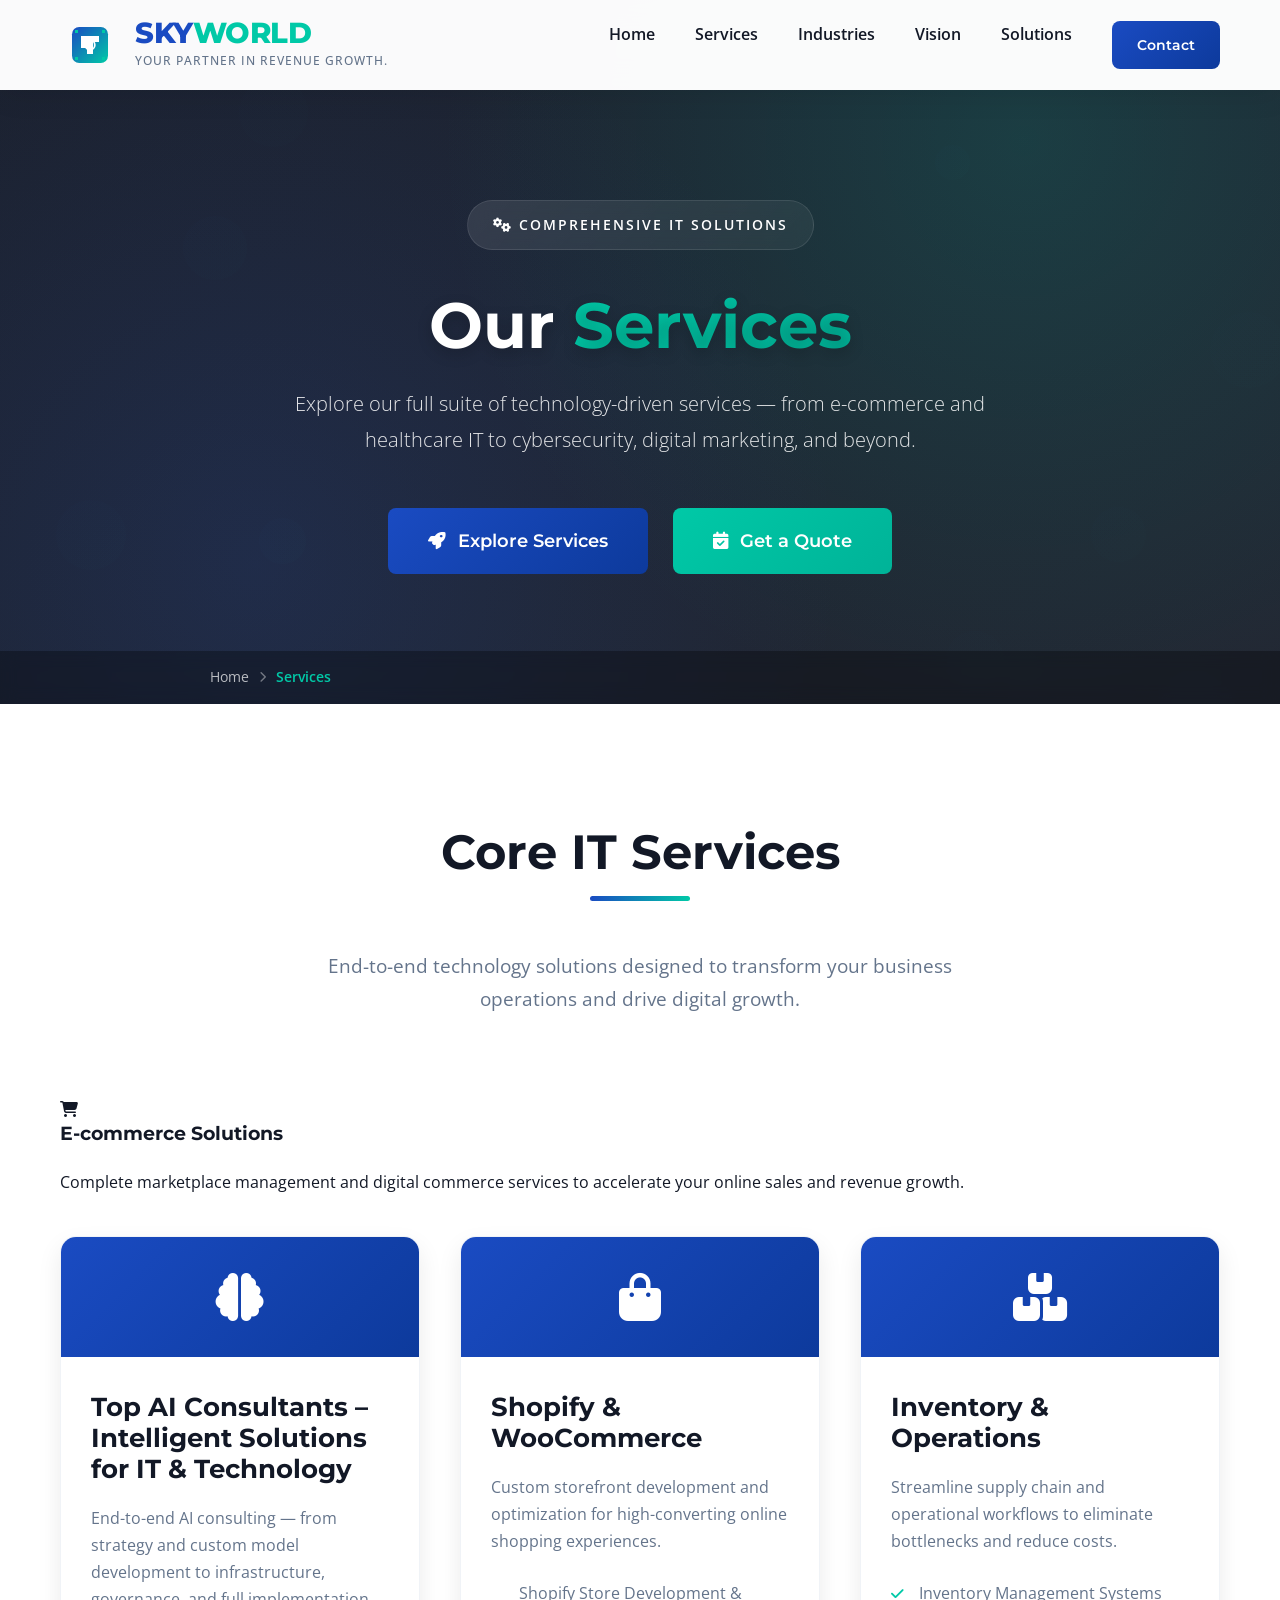
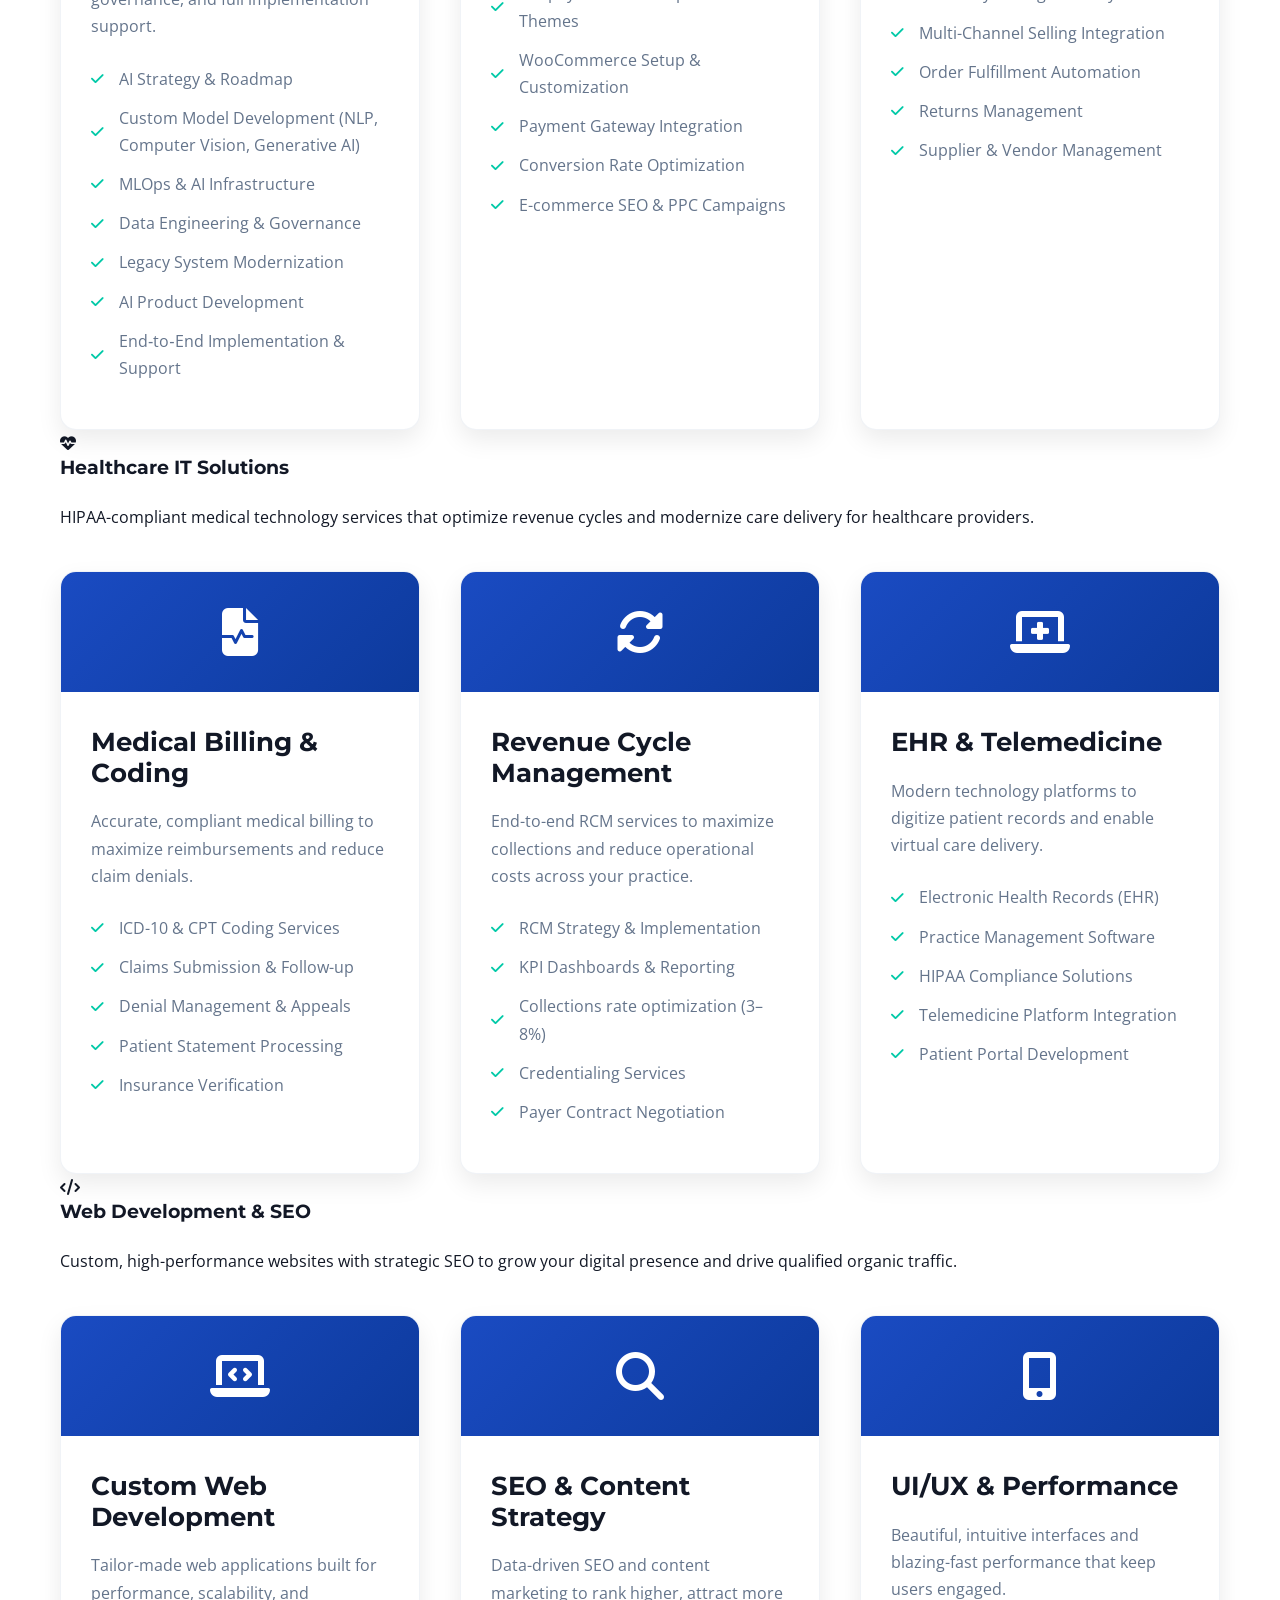
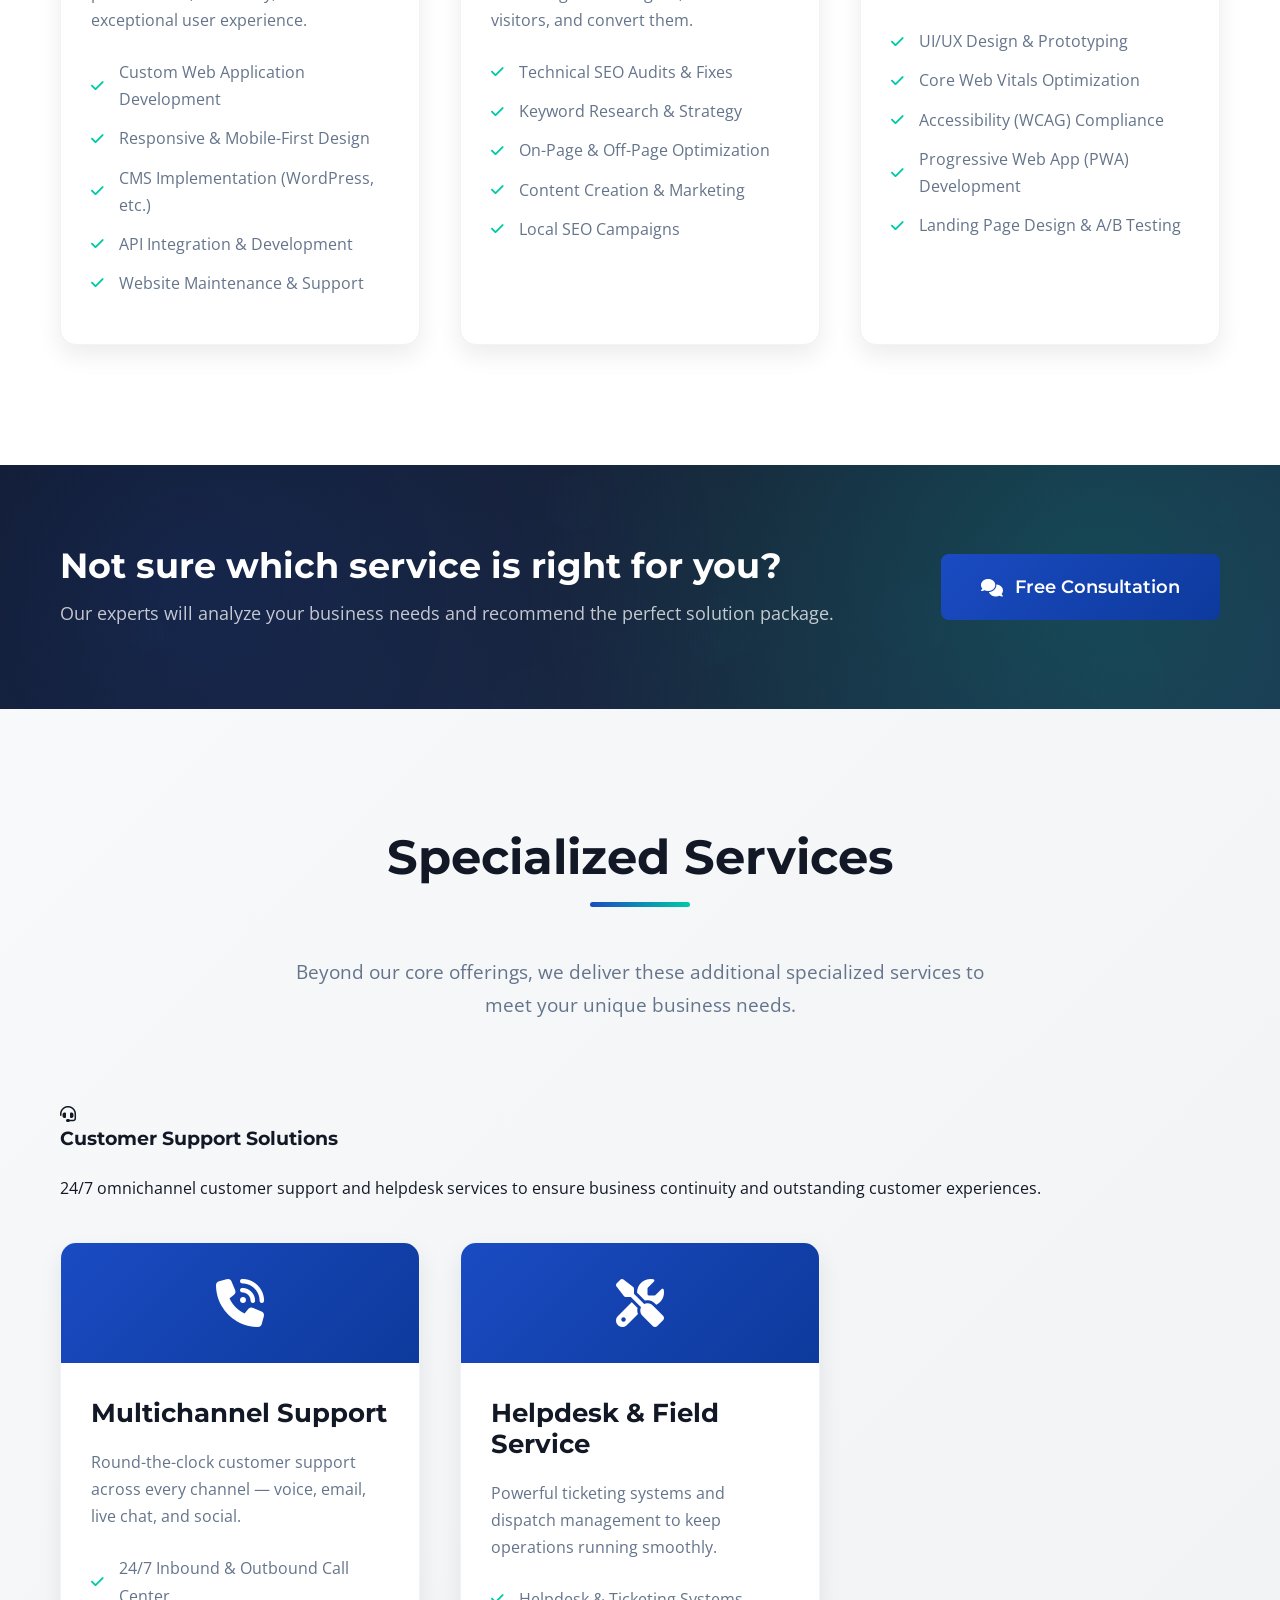
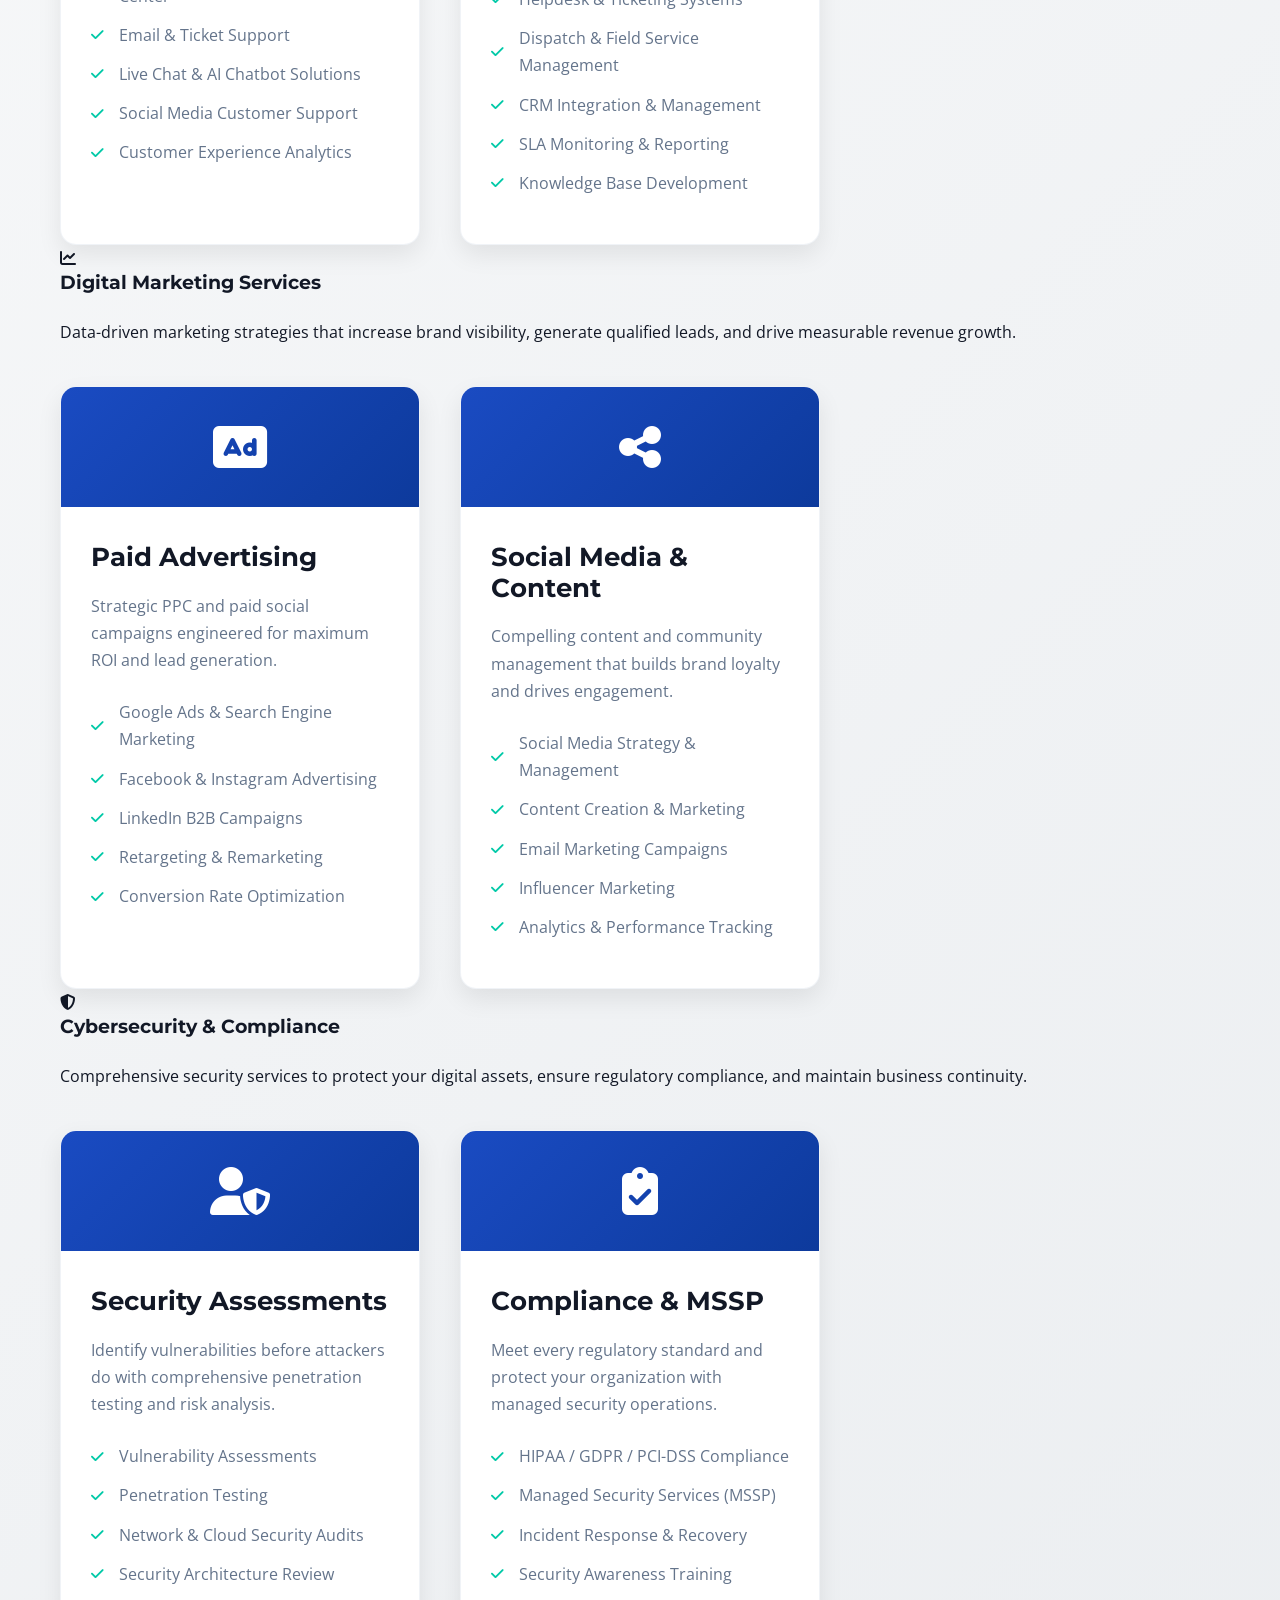
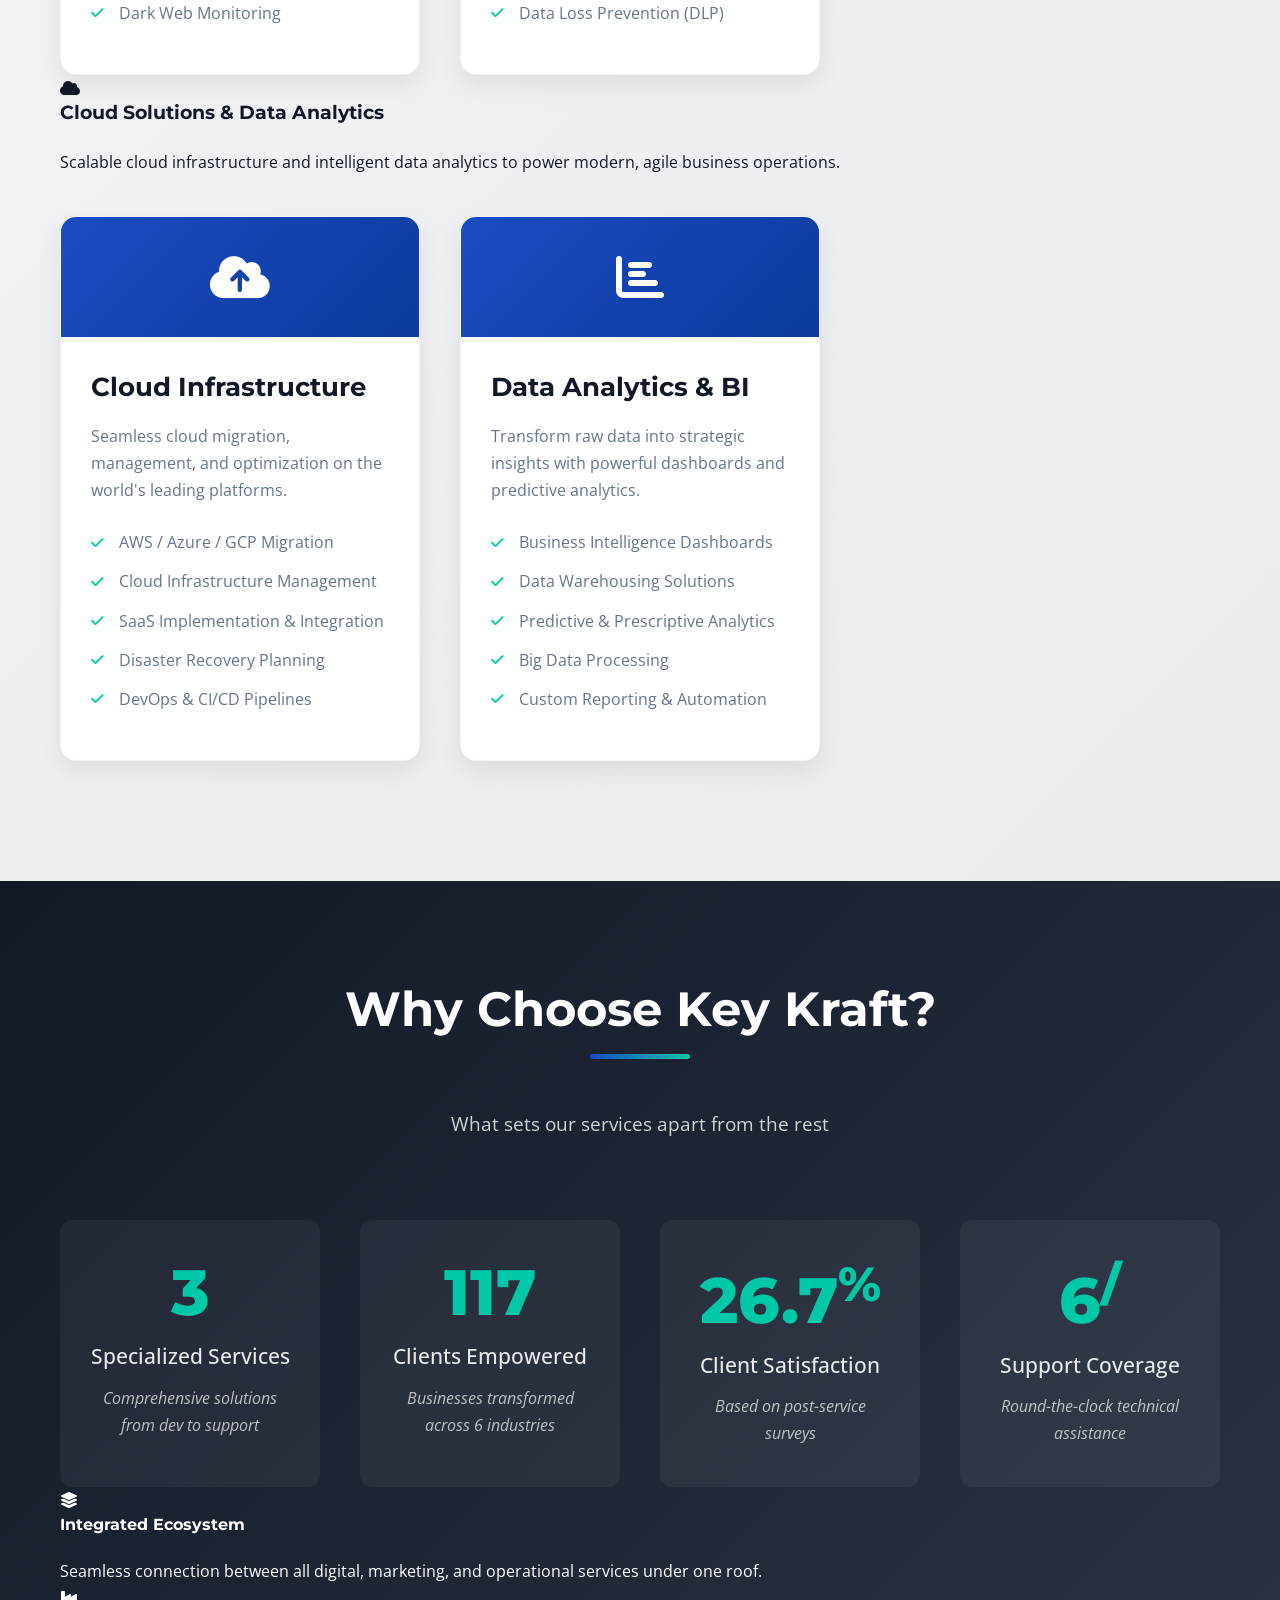
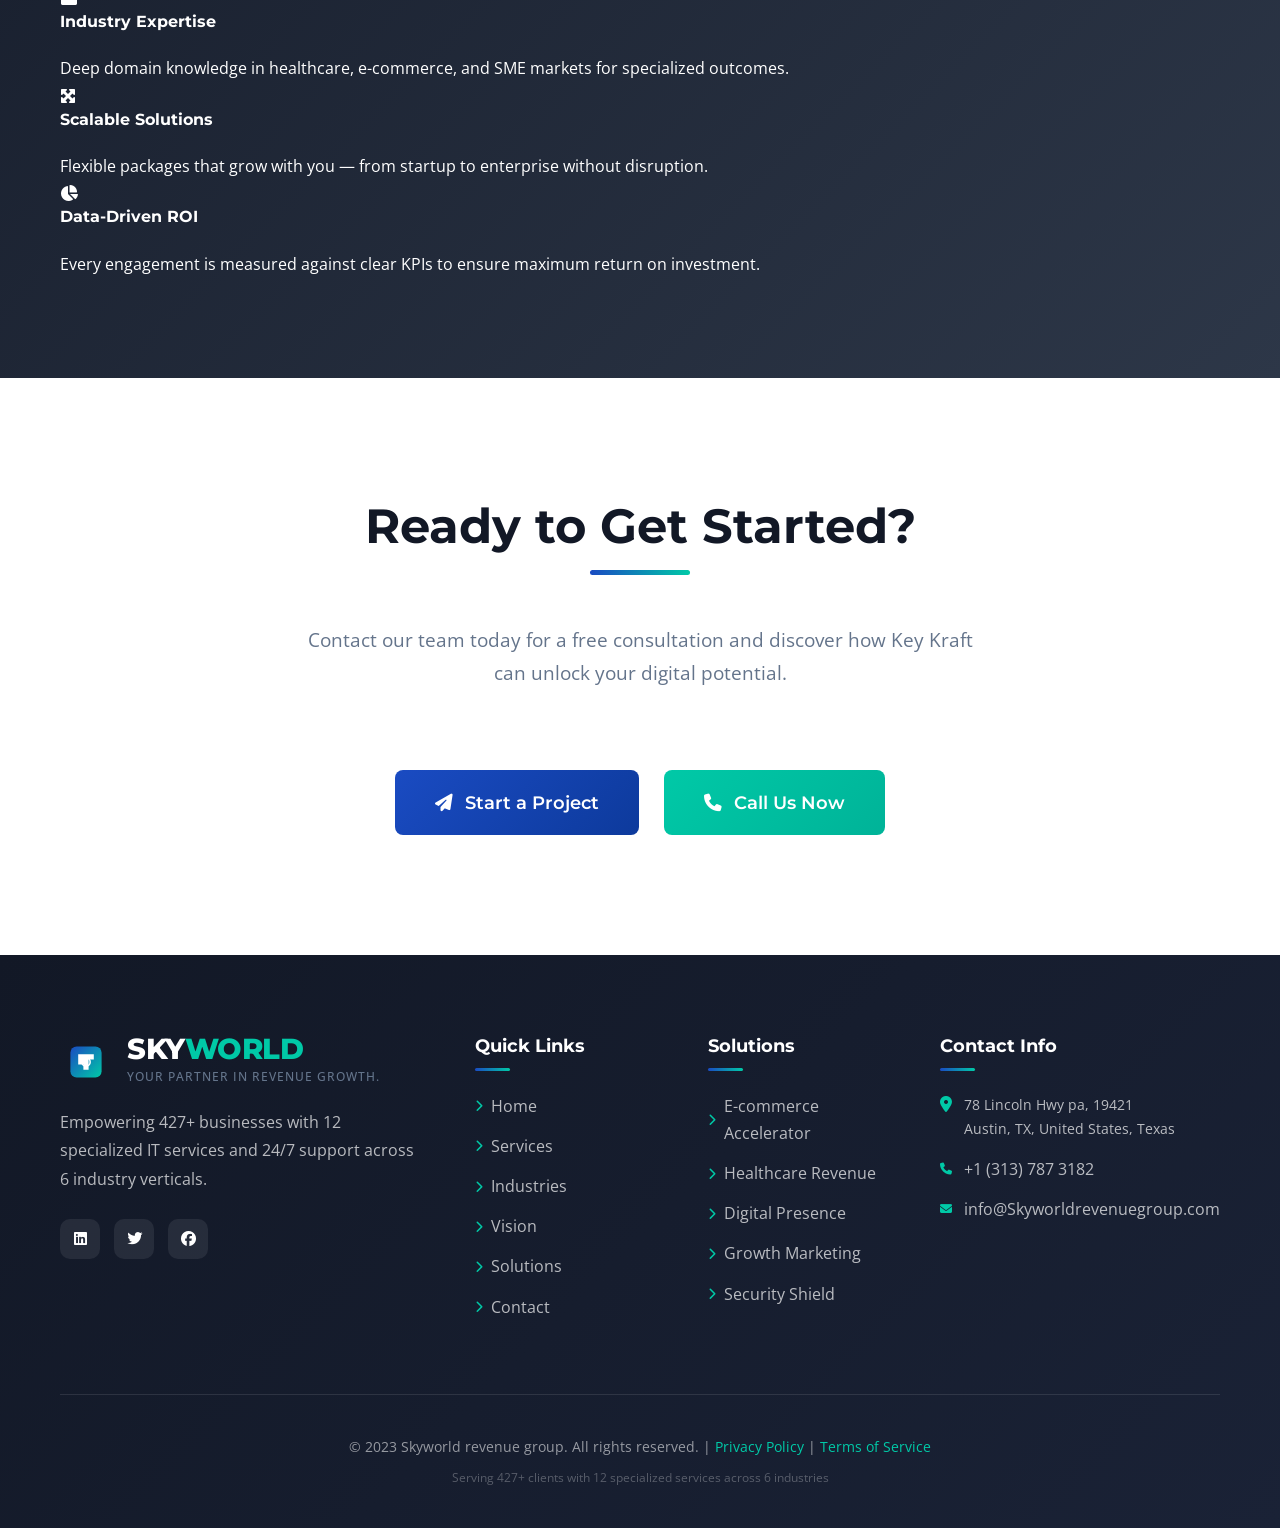
<file: services.html>
<!DOCTYPE html>
<html lang="en">
<head>
    <meta charset="UTF-8">
    <meta name="viewport" content="width=device-width, initial-scale=1.0">
    <title>Our Services - Skyworld Revenue Group</title>
    <link rel="stylesheet" href="https://cdnjs.cloudflare.com/ajax/libs/font-awesome/6.4.0/css/all.min.css">
    <link rel="preconnect" href="https://fonts.googleapis.com">
    <link rel="preconnect" href="https://fonts.gstatic.com" crossorigin>
    <link href="https://fonts.googleapis.com/css2?family=Montserrat:wght@300;400;500;600;700;800&family=Open+Sans:wght@300;400;500;600;700&display=swap" rel="stylesheet">
    <link rel="stylesheet" href="https://cdnjs.cloudflare.com/ajax/libs/animate.css/4.1.1/animate.min.css">
    <link rel="stylesheet" href="main.css">
    <link rel="stylesheet" href="pages.css">
    <link rel="stylesheet" hreef="services.css">
</head>
<body>

    <!-- Header & Navigation -->
    <header id="mainHeader">
        <div class="container header-container">
            <a href="index.html" class="logo-container">
                <svg class="logo-svg" viewBox="0 0 100 100" xmlns="http://www.w3.org/2000/svg">
                    <defs>
                        <linearGradient id="logoGradient" x1="0%" y1="0%" x2="100%" y2="100%">
                            <stop offset="0%" style="stop-color:#1a4bc2;stop-opacity:1" />
                            <stop offset="100%" style="stop-color:#00c9a7;stop-opacity:1" />
                        </linearGradient>
                    </defs>
                    <rect x="20" y="20" width="60" height="60" rx="12" fill="url(#logoGradient)" />
                    <path d="M35,35 L65,35 L65,45 L55,45 L55,65 L45,65 L45,55 L35,55 Z" fill="white" />
                    <circle cx="50" cy="50" r="8" fill="none" stroke="white" stroke-width="3" />
                    <path d="M30,30 L30,25 L25,25 L25,30 Z" fill="#00c9a7" />
                    <path d="M70,30 L75,30 L75,25 L70,25 Z" fill="#00c9a7" />
                    <path d="M30,70 L25,70 L25,75 L30,75 Z" fill="#00c9a7" />
                    <path d="M70,70 L70,75 L75,75 L75,70 Z" fill="#00c9a7" />
                </svg>
                <div class="logo-text-container">
                    <div class="logo-main-text">SKY<span class="logo-accent">WORLD</span></div>
                    <div class="logo-tagline">YOUR PARTNER IN REVENUE GROWTH.</div>
                </div>
            </a>

            <button class="mobile-menu-btn" id="mobileMenuBtn">
                <i class="fas fa-bars"></i>
            </button>

            <nav>
                <ul id="navMenu">
                    <li><a href="index.html">Home</a></li>
                    <li><a href="services.html">Services</a></li>
                    <li><a href="industries.html">Industries</a></li>
                    <li><a href="vision.html">Vision</a></li>
                    <li><a href="solutions.html">Solutions</a></li>
                    <li><a href="contact.html" class="btn" style="padding: 12px 25px; font-size: 0.9rem;">Contact</a></li>
                </ul>
            </nav>
        </div>
    </header>

    <!-- Page Hero / Banner -->
    <section class="page-hero">
        <div class="floating-elements" id="floatingElements"></div>
        <div class="container">
            <div class="page-hero-badge pulse-animation">
                <i class="fas fa-cogs"></i> Comprehensive IT Solutions
            </div>
            <h1 class="animate__animated animate__fadeInUp">
                Our <span>Services</span>
            </h1>
            <p class="animate__animated animate__fadeInUp animate__delay-1s">
                Explore our full suite of technology-driven services — from e-commerce and healthcare IT to cybersecurity, digital marketing, and beyond.
            </p>
            <div class="page-hero-btns animate__animated animate__fadeInUp animate__delay-2s">
                <a href="#core-services" class="btn glow-animation">
                    <i class="fas fa-rocket"></i> Explore Services
                </a>
                <a href="index.html#contact" class="btn btn-secondary">
                    <i class="fas fa-calendar-check"></i> Get a Quote
                </a>
            </div>
        </div>
        <!-- Breadcrumb -->
        <div class="breadcrumb-bar">
            <div class="container">
                <span><a href="index.html">Home</a></span>
                <i class="fas fa-chevron-right"></i>
                <span class="current">Services</span>
            </div>
        </div>
    </section>



    <!-- Core Services Section -->
    <section id="core-services">
        <div class="container">
            <div class="section-title">
                <h2>Core IT Services</h2>
                <p>End-to-end technology solutions designed to transform your business operations and drive digital growth.</p>
            </div>

            <!-- E-commerce Solutions -->
            <div class="service-detail-block" id="ecommerce">
                <div class="service-detail-header">
                    <div class="service-detail-icon">
                        <i class="fas fa-shopping-cart"></i>
                    </div>
                    <div class="service-detail-title">
                        <h3>E-commerce Solutions</h3>
                        <p>Complete marketplace management and digital commerce services to accelerate your online sales and revenue growth.</p>
                    </div>
                </div>
                <div class="service-detail-body">
                    <div class="services-grid">
                        <div class="service-card">
    <div class="service-icon"><i class="fas fa-brain"></i></div>
    <div class="service-content">
        <h3>Top AI Consultants – Intelligent Solutions for IT & Technology</h3>
        <p>End-to-end AI consulting — from strategy and custom model development to infrastructure, governance, and full implementation support.</p>
        <ul class="service-list">
            <li><i class="fas fa-check"></i> AI Strategy & Roadmap</li>
            <li><i class="fas fa-check"></i> Custom Model Development (NLP, Computer Vision, Generative AI)</li>
            <li><i class="fas fa-check"></i> MLOps & AI Infrastructure</li>
            <li><i class="fas fa-check"></i> Data Engineering & Governance</li>
            <li><i class="fas fa-check"></i> Legacy System Modernization</li>
            <li><i class="fas fa-check"></i> AI Product Development</li>
            <li><i class="fas fa-check"></i> End‑to‑End Implementation & Support</li>
        </ul>
    </div>
</div>
                        <div class="service-card">
                            <div class="service-icon"><i class="fas fa-shopping-bag"></i></div>
                            <div class="service-content">
                                <h3>Shopify & WooCommerce</h3>
                                <p>Custom storefront development and optimization for high-converting online shopping experiences.</p>
                                <ul class="service-list">
                                    <li><i class="fas fa-check"></i> Shopify Store Development & Themes</li>
                                    <li><i class="fas fa-check"></i> WooCommerce Setup & Customization</li>
                                    <li><i class="fas fa-check"></i> Payment Gateway Integration</li>
                                    <li><i class="fas fa-check"></i> Conversion Rate Optimization</li>
                                    <li><i class="fas fa-check"></i> E-commerce SEO & PPC Campaigns</li>
                                </ul>
                            </div>
                        </div>
                        <div class="service-card">
                            <div class="service-icon"><i class="fas fa-boxes"></i></div>
                            <div class="service-content">
                                <h3>Inventory & Operations</h3>
                                <p>Streamline supply chain and operational workflows to eliminate bottlenecks and reduce costs.</p>
                                <ul class="service-list">
                                    <li><i class="fas fa-check"></i> Inventory Management Systems</li>
                                    <li><i class="fas fa-check"></i> Multi-Channel Selling Integration</li>
                                    <li><i class="fas fa-check"></i> Order Fulfillment Automation</li>
                                    <li><i class="fas fa-check"></i> Returns Management</li>
                                    <li><i class="fas fa-check"></i> Supplier & Vendor Management</li>
                                </ul>
                            </div>
                        </div>
                    </div>
                </div>
            </div>

            <!-- Healthcare IT Solutions -->
            <div class="service-detail-block alt-block" id="healthcare">
                <div class="service-detail-header">
                    <div class="service-detail-icon green-icon">
                        <i class="fas fa-heartbeat"></i>
                    </div>
                    <div class="service-detail-title">
                        <h3>Healthcare IT Solutions</h3>
                        <p>HIPAA-compliant medical technology services that optimize revenue cycles and modernize care delivery for healthcare providers.</p>
                    </div>
                </div>
                <div class="service-detail-body">
                    <div class="services-grid">
                        <div class="service-card">
                            <div class="service-icon"><i class="fas fa-file-medical-alt"></i></div>
                            <div class="service-content">
                                <h3>Medical Billing & Coding</h3>
                                <p>Accurate, compliant medical billing to maximize reimbursements and reduce claim denials.</p>
                                <ul class="service-list">
                                    <li><i class="fas fa-check"></i> ICD-10 & CPT Coding Services</li>
                                    <li><i class="fas fa-check"></i> Claims Submission & Follow-up</li>
                                    <li><i class="fas fa-check"></i> Denial Management & Appeals</li>
                                    <li><i class="fas fa-check"></i> Patient Statement Processing</li>
                                    <li><i class="fas fa-check"></i> Insurance Verification</li>
                                </ul>
                            </div>
                        </div>
                        <div class="service-card">
                            <div class="service-icon"><i class="fas fa-sync-alt"></i></div>
                            <div class="service-content">
                                <h3>Revenue Cycle Management</h3>
                                <p>End-to-end RCM services to maximize collections and reduce operational costs across your practice.</p>
                                <ul class="service-list">
                                    <li><i class="fas fa-check"></i> RCM Strategy & Implementation</li>
                                    <li><i class="fas fa-check"></i> KPI Dashboards & Reporting</li>
                                    <li><i class="fas fa-check"></i> Collections rate optimization (3–8%)</li>
                                    <li><i class="fas fa-check"></i> Credentialing Services</li>
                                    <li><i class="fas fa-check"></i> Payer Contract Negotiation</li>
                                </ul>
                            </div>
                        </div>
                        <div class="service-card">
                            <div class="service-icon"><i class="fas fa-laptop-medical"></i></div>
                            <div class="service-content">
                                <h3>EHR & Telemedicine</h3>
                                <p>Modern technology platforms to digitize patient records and enable virtual care delivery.</p>
                                <ul class="service-list">
                                    <li><i class="fas fa-check"></i> Electronic Health Records (EHR)</li>
                                    <li><i class="fas fa-check"></i> Practice Management Software</li>
                                    <li><i class="fas fa-check"></i> HIPAA Compliance Solutions</li>
                                    <li><i class="fas fa-check"></i> Telemedicine Platform Integration</li>
                                    <li><i class="fas fa-check"></i> Patient Portal Development</li>
                                </ul>
                            </div>
                        </div>
                    </div>
                </div>
            </div>

            <!-- Web Development & SEO -->
            <div class="service-detail-block" id="webdev">
                <div class="service-detail-header">
                    <div class="service-detail-icon">
                        <i class="fas fa-code"></i>
                    </div>
                    <div class="service-detail-title">
                        <h3>Web Development & SEO</h3>
                        <p>Custom, high-performance websites with strategic SEO to grow your digital presence and drive qualified organic traffic.</p>
                    </div>
                </div>
                <div class="service-detail-body">
                    <div class="services-grid">
                        <div class="service-card">
                            <div class="service-icon"><i class="fas fa-laptop-code"></i></div>
                            <div class="service-content">
                                <h3>Custom Web Development</h3>
                                <p>Tailor-made web applications built for performance, scalability, and exceptional user experience.</p>
                                <ul class="service-list">
                                    <li><i class="fas fa-check"></i> Custom Web Application Development</li>
                                    <li><i class="fas fa-check"></i> Responsive & Mobile-First Design</li>
                                    <li><i class="fas fa-check"></i> CMS Implementation (WordPress, etc.)</li>
                                    <li><i class="fas fa-check"></i> API Integration & Development</li>
                                    <li><i class="fas fa-check"></i> Website Maintenance & Support</li>
                                </ul>
                            </div>
                        </div>
                        <div class="service-card">
                            <div class="service-icon"><i class="fas fa-search"></i></div>
                            <div class="service-content">
                                <h3>SEO & Content Strategy</h3>
                                <p>Data-driven SEO and content marketing to rank higher, attract more visitors, and convert them.</p>
                                <ul class="service-list">
                                    <li><i class="fas fa-check"></i> Technical SEO Audits & Fixes</li>
                                    <li><i class="fas fa-check"></i> Keyword Research & Strategy</li>
                                    <li><i class="fas fa-check"></i> On-Page & Off-Page Optimization</li>
                                    <li><i class="fas fa-check"></i> Content Creation & Marketing</li>
                                    <li><i class="fas fa-check"></i> Local SEO Campaigns</li>
                                </ul>
                            </div>
                        </div>
                        <div class="service-card">
                            <div class="service-icon"><i class="fas fa-mobile-alt"></i></div>
                            <div class="service-content">
                                <h3>UI/UX & Performance</h3>
                                <p>Beautiful, intuitive interfaces and blazing-fast performance that keep users engaged.</p>
                                <ul class="service-list">
                                    <li><i class="fas fa-check"></i> UI/UX Design & Prototyping</li>
                                    <li><i class="fas fa-check"></i> Core Web Vitals Optimization</li>
                                    <li><i class="fas fa-check"></i> Accessibility (WCAG) Compliance</li>
                                    <li><i class="fas fa-check"></i> Progressive Web App (PWA) Development</li>
                                    <li><i class="fas fa-check"></i> Landing Page Design & A/B Testing</li>
                                </ul>
                            </div>
                        </div>
                    </div>
                </div>
            </div>

        </div>
    </section>

    <!-- Mid CTA Banner -->
    <section class="cta-banner">
        <div class="floating-elements" id="floatingElementsCTA"></div>
        <div class="container">
            <div class="cta-banner-inner">
                <div class="cta-banner-text">
                    <h2>Not sure which service is right for you?</h2>
                    <p>Our experts will analyze your business needs and recommend the perfect solution package.</p>
                </div>
                <div class="cta-banner-btns">
                    <a href="index.html#contact" class="btn glow-animation">
                        <i class="fas fa-comments"></i> Free Consultation
                    </a>
                </div>
            </div>
        </div>
    </section>

    <!-- Additional Services -->
    <section id="additional-services" class="vision-section">
        <div class="container">
            <div class="section-title">
                <h2>Specialized Services</h2>
                <p>Beyond our core offerings, we deliver these additional specialized services to meet your unique business needs.</p>
            </div>

            <!-- Customer Support -->
            <div class="service-detail-block white-block" id="support">
                <div class="service-detail-header">
                    <div class="service-detail-icon">
                        <i class="fas fa-headset"></i>
                    </div>
                    <div class="service-detail-title">
                        <h3>Customer Support Solutions</h3>
                        <p>24/7 omnichannel customer support and helpdesk services to ensure business continuity and outstanding customer experiences.</p>
                    </div>
                </div>
                <div class="service-detail-body">
                    <div class="services-grid">
                        <div class="service-card">
                            <div class="service-icon"><i class="fas fa-phone-volume"></i></div>
                            <div class="service-content">
                                <h3>Multichannel Support</h3>
                                <p>Round-the-clock customer support across every channel — voice, email, live chat, and social.</p>
                                <ul class="service-list">
                                    <li><i class="fas fa-check"></i> 24/7 Inbound & Outbound Call Center</li>
                                    <li><i class="fas fa-check"></i> Email & Ticket Support</li>
                                    <li><i class="fas fa-check"></i> Live Chat & AI Chatbot Solutions</li>
                                    <li><i class="fas fa-check"></i> Social Media Customer Support</li>
                                    <li><i class="fas fa-check"></i> Customer Experience Analytics</li>
                                </ul>
                            </div>
                        </div>
                        <div class="service-card">
                            <div class="service-icon"><i class="fas fa-tools"></i></div>
                            <div class="service-content">
                                <h3>Helpdesk & Field Service</h3>
                                <p>Powerful ticketing systems and dispatch management to keep operations running smoothly.</p>
                                <ul class="service-list">
                                    <li><i class="fas fa-check"></i> Helpdesk & Ticketing Systems</li>
                                    <li><i class="fas fa-check"></i> Dispatch & Field Service Management</li>
                                    <li><i class="fas fa-check"></i> CRM Integration & Management</li>
                                    <li><i class="fas fa-check"></i> SLA Monitoring & Reporting</li>
                                    <li><i class="fas fa-check"></i> Knowledge Base Development</li>
                                </ul>
                            </div>
                        </div>
                    </div>
                </div>
            </div>

            <!-- Digital Marketing -->
            <div class="service-detail-block white-block" id="marketing">
                <div class="service-detail-header">
                    <div class="service-detail-icon green-icon">
                        <i class="fas fa-chart-line"></i>
                    </div>
                    <div class="service-detail-title">
                        <h3>Digital Marketing Services</h3>
                        <p>Data-driven marketing strategies that increase brand visibility, generate qualified leads, and drive measurable revenue growth.</p>
                    </div>
                </div>
                <div class="service-detail-body">
                    <div class="services-grid">
                        <div class="service-card">
                            <div class="service-icon"><i class="fas fa-ad"></i></div>
                            <div class="service-content">
                                <h3>Paid Advertising</h3>
                                <p>Strategic PPC and paid social campaigns engineered for maximum ROI and lead generation.</p>
                                <ul class="service-list">
                                    <li><i class="fas fa-check"></i> Google Ads & Search Engine Marketing</li>
                                    <li><i class="fas fa-check"></i> Facebook & Instagram Advertising</li>
                                    <li><i class="fas fa-check"></i> LinkedIn B2B Campaigns</li>
                                    <li><i class="fas fa-check"></i> Retargeting & Remarketing</li>
                                    <li><i class="fas fa-check"></i> Conversion Rate Optimization</li>
                                </ul>
                            </div>
                        </div>
                        <div class="service-card">
                            <div class="service-icon"><i class="fas fa-share-alt"></i></div>
                            <div class="service-content">
                                <h3>Social Media & Content</h3>
                                <p>Compelling content and community management that builds brand loyalty and drives engagement.</p>
                                <ul class="service-list">
                                    <li><i class="fas fa-check"></i> Social Media Strategy & Management</li>
                                    <li><i class="fas fa-check"></i> Content Creation & Marketing</li>
                                    <li><i class="fas fa-check"></i> Email Marketing Campaigns</li>
                                    <li><i class="fas fa-check"></i> Influencer Marketing</li>
                                    <li><i class="fas fa-check"></i> Analytics & Performance Tracking</li>
                                </ul>
                            </div>
                        </div>
                    </div>
                </div>
            </div>

            <!-- Cybersecurity -->
            <div class="service-detail-block white-block" id="cybersecurity">
                <div class="service-detail-header">
                    <div class="service-detail-icon">
                        <i class="fas fa-shield-alt"></i>
                    </div>
                    <div class="service-detail-title">
                        <h3>Cybersecurity & Compliance</h3>
                        <p>Comprehensive security services to protect your digital assets, ensure regulatory compliance, and maintain business continuity.</p>
                    </div>
                </div>
                <div class="service-detail-body">
                    <div class="services-grid">
                        <div class="service-card">
                            <div class="service-icon"><i class="fas fa-user-shield"></i></div>
                            <div class="service-content">
                                <h3>Security Assessments</h3>
                                <p>Identify vulnerabilities before attackers do with comprehensive penetration testing and risk analysis.</p>
                                <ul class="service-list">
                                    <li><i class="fas fa-check"></i> Vulnerability Assessments</li>
                                    <li><i class="fas fa-check"></i> Penetration Testing</li>
                                    <li><i class="fas fa-check"></i> Network & Cloud Security Audits</li>
                                    <li><i class="fas fa-check"></i> Security Architecture Review</li>
                                    <li><i class="fas fa-check"></i> Dark Web Monitoring</li>
                                </ul>
                            </div>
                        </div>
                        <div class="service-card">
                            <div class="service-icon"><i class="fas fa-clipboard-check"></i></div>
                            <div class="service-content">
                                <h3>Compliance & MSSP</h3>
                                <p>Meet every regulatory standard and protect your organization with managed security operations.</p>
                                <ul class="service-list">
                                    <li><i class="fas fa-check"></i> HIPAA / GDPR / PCI-DSS Compliance</li>
                                    <li><i class="fas fa-check"></i> Managed Security Services (MSSP)</li>
                                    <li><i class="fas fa-check"></i> Incident Response & Recovery</li>
                                    <li><i class="fas fa-check"></i> Security Awareness Training</li>
                                    <li><i class="fas fa-check"></i> Data Loss Prevention (DLP)</li>
                                </ul>
                            </div>
                        </div>
                    </div>
                </div>
            </div>

            <!-- Cloud & Data -->
            <div class="service-detail-block white-block" id="cloud">
                <div class="service-detail-header">
                    <div class="service-detail-icon green-icon">
                        <i class="fas fa-cloud"></i>
                    </div>
                    <div class="service-detail-title">
                        <h3>Cloud Solutions & Data Analytics</h3>
                        <p>Scalable cloud infrastructure and intelligent data analytics to power modern, agile business operations.</p>
                    </div>
                </div>
                <div class="service-detail-body">
                    <div class="services-grid">
                        <div class="service-card" id="data">
                            <div class="service-icon"><i class="fas fa-cloud-upload-alt"></i></div>
                            <div class="service-content">
                                <h3>Cloud Infrastructure</h3>
                                <p>Seamless cloud migration, management, and optimization on the world's leading platforms.</p>
                                <ul class="service-list">
                                    <li><i class="fas fa-check"></i> AWS / Azure / GCP Migration</li>
                                    <li><i class="fas fa-check"></i> Cloud Infrastructure Management</li>
                                    <li><i class="fas fa-check"></i> SaaS Implementation & Integration</li>
                                    <li><i class="fas fa-check"></i> Disaster Recovery Planning</li>
                                    <li><i class="fas fa-check"></i> DevOps & CI/CD Pipelines</li>
                                </ul>
                            </div>
                        </div>
                        <div class="service-card">
                            <div class="service-icon"><i class="fas fa-chart-bar"></i></div>
                            <div class="service-content">
                                <h3>Data Analytics & BI</h3>
                                <p>Transform raw data into strategic insights with powerful dashboards and predictive analytics.</p>
                                <ul class="service-list">
                                    <li><i class="fas fa-check"></i> Business Intelligence Dashboards</li>
                                    <li><i class="fas fa-check"></i> Data Warehousing Solutions</li>
                                    <li><i class="fas fa-check"></i> Predictive & Prescriptive Analytics</li>
                                    <li><i class="fas fa-check"></i> Big Data Processing</li>
                                    <li><i class="fas fa-check"></i> Custom Reporting & Automation</li>
                                </ul>
                            </div>
                        </div>
                    </div>
                </div>
            </div>

        </div>
    </section>

    <!-- Why Choose Us -->
    <section class="stats-section">
        <div class="container">
            <div class="section-title" style="color: white;">
                <h2 style="color: white;">Why Choose Key Kraft?</h2>
                <p style="color: rgba(255,255,255,0.8);">What sets our services apart from the rest</p>
            </div>
            <div class="stats-container">
                <div class="stat-item">
                    <div class="stat-number" data-count="12">0</div>
                    <div class="stat-text">Specialized Services</div>
                    <div class="stat-description">Comprehensive solutions from dev to support</div>
                </div>
                <div class="stat-item">
                    <div class="stat-number" data-count="427">0</div>
                    <div class="stat-text">Clients Empowered</div>
                    <div class="stat-description">Businesses transformed across 6 industries</div>
                </div>
                <div class="stat-item">
                    <div class="stat-number" data-count="99.2">0<span>%</span></div>
                    <div class="stat-text">Client Satisfaction</div>
                    <div class="stat-description">Based on post-service surveys</div>
                </div>
                <div class="stat-item">
                    <div class="stat-number" data-count="24">0<span>/7</span></div>
                    <div class="stat-text">Support Coverage</div>
                    <div class="stat-description">Round-the-clock technical assistance</div>
                </div>
            </div>

            <div class="why-grid">
                <div class="why-card">
                    <div class="why-icon"><i class="fas fa-layer-group"></i></div>
                    <h4>Integrated Ecosystem</h4>
                    <p>Seamless connection between all digital, marketing, and operational services under one roof.</p>
                </div>
                <div class="why-card">
                    <div class="why-icon"><i class="fas fa-industry"></i></div>
                    <h4>Industry Expertise</h4>
                    <p>Deep domain knowledge in healthcare, e-commerce, and SME markets for specialized outcomes.</p>
                </div>
                <div class="why-card">
                    <div class="why-icon"><i class="fas fa-expand-arrows-alt"></i></div>
                    <h4>Scalable Solutions</h4>
                    <p>Flexible packages that grow with you — from startup to enterprise without disruption.</p>
                </div>
                <div class="why-card">
                    <div class="why-icon"><i class="fas fa-chart-pie"></i></div>
                    <h4>Data-Driven ROI</h4>
                    <p>Every engagement is measured against clear KPIs to ensure maximum return on investment.</p>
                </div>
            </div>
        </div>
    </section>

    <!-- Final CTA -->
    <section class="final-cta-section">
        <div class="container">
            <div class="section-title">
                <h2>Ready to <span>Get Started?</span></h2>
                <p>Contact our team today for a free consultation and discover how Key Kraft can unlock your digital potential.</p>
            </div>
            <div style="display: flex; justify-content: center; gap: 25px; flex-wrap: wrap; margin-top: 20px;">
                <a href="index.html#contact" class="btn glow-animation">
                    <i class="fas fa-paper-plane"></i> Start a Project
                </a>
                <a href="tel:+447403190687" class="btn btn-secondary">
                    <i class="fas fa-phone"></i> Call Us Now
                </a>
            </div>
        </div>
    </section>

    <!-- Footer -->
     <footer class="site-footer">
        <div class="container">
            <div class="footer-grid">
                <div class="footer-brand">
                    <a href="index.html" class="logo-container">
                        <svg class="logo-svg" viewBox="0 0 100 100" xmlns="http://www.w3.org/2000/svg" style="width:52px;height:52px;">
                            <defs><linearGradient id="flg" x1="0%" y1="0%" x2="100%" y2="100%"><stop offset="0%" style="stop-color:#1a4bc2"/><stop offset="100%" style="stop-color:#00c9a7"/></linearGradient></defs>
                            <rect x="20" y="20" width="60" height="60" rx="12" fill="url(#flg)"/>
                            <path d="M35,35 L65,35 L65,45 L55,45 L55,65 L45,65 L45,55 L35,55 Z" fill="white"/>
                            <circle cx="50" cy="50" r="8" fill="none" stroke="white" stroke-width="3"/>
                        </svg>
                        <div class="logo-text-container">
                            <div class="logo-main-text" style="color:white;">SKY<span class="logo-accent">WORLD</span></div>
                            <div class="logo-tagline">YOUR PARTNER IN REVENUE GROWTH.</div>
                        </div>
                    </a>
                    <p>Empowering 427+ businesses with 12 specialized IT services and 24/7 support across 6 industry verticals.</p>
                    <div class="footer-social"><a href="#"><i class="fab fa-linkedin"></i></a><a href="#"><i class="fab fa-twitter"></i></a><a href="#"><i class="fab fa-facebook"></i></a></div>
                </div>
                <div class="footer-col">
                    <h4>Quick Links</h4>
                    <a href="index.html" class="footer-link"><i class="fas fa-chevron-right"></i> Home</a>
                    <a href="services.html" class="footer-link"><i class="fas fa-chevron-right"></i> Services</a>
                    <a href="industries.html" class="footer-link"><i class="fas fa-chevron-right"></i> Industries</a>
                    <a href="vision.html" class="footer-link"><i class="fas fa-chevron-right"></i> Vision</a>
                    <a href="solutions.html" class="footer-link"><i class="fas fa-chevron-right"></i> Solutions</a>
                    <a href="contact.html" class="footer-link"><i class="fas fa-chevron-right"></i> Contact</a>
                </div>
                <div class="footer-col">
                    <h4>Solutions</h4>
                    <a href="solutions.html" class="footer-link"><i class="fas fa-chevron-right"></i> E-commerce Accelerator</a>
                    <a href="solutions.html" class="footer-link"><i class="fas fa-chevron-right"></i> Healthcare Revenue</a>
                    <a href="solutions.html" class="footer-link"><i class="fas fa-chevron-right"></i> Digital Presence</a>
                    <a href="solutions.html" class="footer-link"><i class="fas fa-chevron-right"></i> Growth Marketing</a>
                    <a href="solutions.html" class="footer-link"><i class="fas fa-chevron-right"></i> Security Shield</a>
                </div>
                <div class="footer-col">
    <h4>Contact Info</h4>

    <div style="display:flex;align-items:flex-start;gap:12px;margin-bottom:14px;">
        <i class="fas fa-map-marker-alt" style="color:var(--secondary);margin-top:3px;"></i>
        <span style="color:rgba(255,255,255,0.7);font-size:0.9rem;">78 Lincoln Hwy pa, 19421<br>Austin, TX, United States, Texas</span>
    </div>
 <!--
    <div style="display:flex;align-items:flex-start;gap:12px;margin-bottom:14px;">
        <i class="fas fa-map-marker-alt" style="color:var(--secondary);margin-top:3px;"></i>
        <span style="color:rgba(255,255,255,0.7);font-size:0.9rem;">5900 Balcones Drive STE 100, Austin, TX</span>
    </div>


    <div style="display:flex;align-items:flex-start;gap:12px;margin-bottom:14px;">
        <i class="fas fa-map-marker-alt" style="color:var(--secondary);margin-top:3px;"></i>
        <span style="color:rgba(255,255,255,0.7);font-size:0.9rem;">Musa Market Shop No. 2 Shah Kam Chowk, Opposite Punjab Society, Defense Road, Lahore</span>
    </div>

    
    <a href="tel:+447403190687" class="footer-link" style="gap:12px;">
        <i class="fas fa-phone" style="color:var(--secondary);"></i> +44 7403 190687
    </a>
        -->

    <!-- Phone 2 -->
    <a href="tel:+13137873182" class="footer-link" style="gap:12px;">
        <i class="fas fa-phone" style="color:var(--secondary);"></i>+1 (313) 787 3182
    </a>

    <!-- Email -->
<a href="https://mail.google.com/mail/?view=cm&to=skyworldrevenuegroup@gmail.com" class="footer-link" style="gap:12px;" target="_blank" rel="noopener noreferrer">
    <i class="fas fa-envelope" style="color:var(--secondary);"></i> info@Skyworldrevenuegroup.com
</a>
</div>
            </div>
            <div class="footer-bottom">
                <p>&copy; 2023 Skyworld revenue group. All rights reserved. | <a href="#">Privacy Policy</a> | <a href="#">Terms of Service</a></p>
                <p>Serving 427+ clients with 12 specialized services across 6 industries</p>
            </div>
        </div>
    </footer>

    <script>
        // Mobile Menu Toggle
        const mobileMenuBtn = document.getElementById('mobileMenuBtn');
        const navMenu = document.getElementById('navMenu');

        mobileMenuBtn.addEventListener('click', function () {
            navMenu.classList.toggle('active');
            const icon = this.querySelector('i');
            icon.classList.toggle('fa-bars');
            icon.classList.toggle('fa-times');
            if (navMenu.classList.contains('active')) {
                const menuItems = navMenu.querySelectorAll('li');
                menuItems.forEach((item, index) => {
                    item.style.animationDelay = `${index * 0.1}s`;
                    item.style.animation = `fadeInUp 0.5s ease forwards`;
                });
            }
        });

        document.querySelectorAll('#navMenu a').forEach(link => {
            link.addEventListener('click', () => {
                navMenu.classList.remove('active');
                mobileMenuBtn.querySelector('i').classList.add('fa-bars');
                mobileMenuBtn.querySelector('i').classList.remove('fa-times');
            });
        });

        // Header scroll effect
        const header = document.getElementById('mainHeader');
        window.addEventListener('scroll', function () {
            header.classList.toggle('scrolled', window.scrollY > 50);
        });

        // Animate service cards on scroll
        function animateOnScroll() {
            const elements = document.querySelectorAll('.service-card, .stat-item, .why-card, .service-nav-item, .service-detail-block');
            elements.forEach(el => {
                if (el.getBoundingClientRect().top < window.innerHeight - 100) {
                    el.classList.add('animate');
                }
            });
        }
        window.addEventListener('scroll', animateOnScroll);
        window.addEventListener('load', animateOnScroll);

        // Counter animation for stats
        function animateStats() {
            document.querySelectorAll('.stat-number[data-count]').forEach(stat => {
                const target = parseFloat(stat.getAttribute('data-count'));
                const duration = 2500;
                const increment = target / (duration / 16);
                let current = 0;
                const suffix = stat.innerHTML.replace(/[\d.]/g, '');
                const timer = setInterval(() => {
                    current += increment;
                    if (current >= target) {
                        stat.innerHTML = (target % 1 === 0 ? Math.floor(target) : target.toFixed(1)) + suffix;
                        clearInterval(timer);
                    } else {
                        stat.innerHTML = (target % 1 === 0 ? Math.floor(current) : current.toFixed(1)) + suffix;
                    }
                }, 16);
            });
        }

        const statsObserver = new IntersectionObserver((entries) => {
            entries.forEach(entry => {
                if (entry.isIntersecting) {
                    animateStats();
                    statsObserver.unobserve(entry.target);
                }
            });
        }, { threshold: 0.3 });

        const statsSection = document.querySelector('.stats-section');
        if (statsSection) statsObserver.observe(statsSection);

        // Floating elements
        function createFloatingElements(containerId) {
            const container = document.getElementById(containerId);
            if (!container) return;
            container.innerHTML = '';
            for (let i = 0; i < 12; i++) {
                const el = document.createElement('div');
                el.className = 'floating-element';
                const size = Math.random() * 60 + 20;
                el.style.cssText = `width:${size}px;height:${size}px;left:${Math.random()*100}%;top:${Math.random()*100}%;opacity:${Math.random()*0.1+0.04};animation:float ${Math.random()*20+10}s ease-in-out ${Math.random()*5}s infinite;`;
                container.appendChild(el);
            }
        }
        createFloatingElements('floatingElements');
        createFloatingElements('floatingElementsCTA');

        // Page load fade-in
        window.addEventListener('load', function () {
            document.body.style.opacity = '0';
            document.body.style.transition = 'opacity 0.8s ease';
            setTimeout(() => { document.body.style.opacity = '1'; }, 100);
        });

        // Smooth scroll for anchor links
        document.querySelectorAll('a[href^="#"]').forEach(anchor => {
            anchor.addEventListener('click', function (e) {
                const targetId = this.getAttribute('href');
                if (targetId === '#') return;
                const targetEl = document.querySelector(targetId);
                if (targetEl) {
                    e.preventDefault();
                    window.scrollTo({ top: targetEl.offsetTop - 100, behavior: 'smooth' });
                }
            });
        });
    </script>
</body>
</html>
</file>
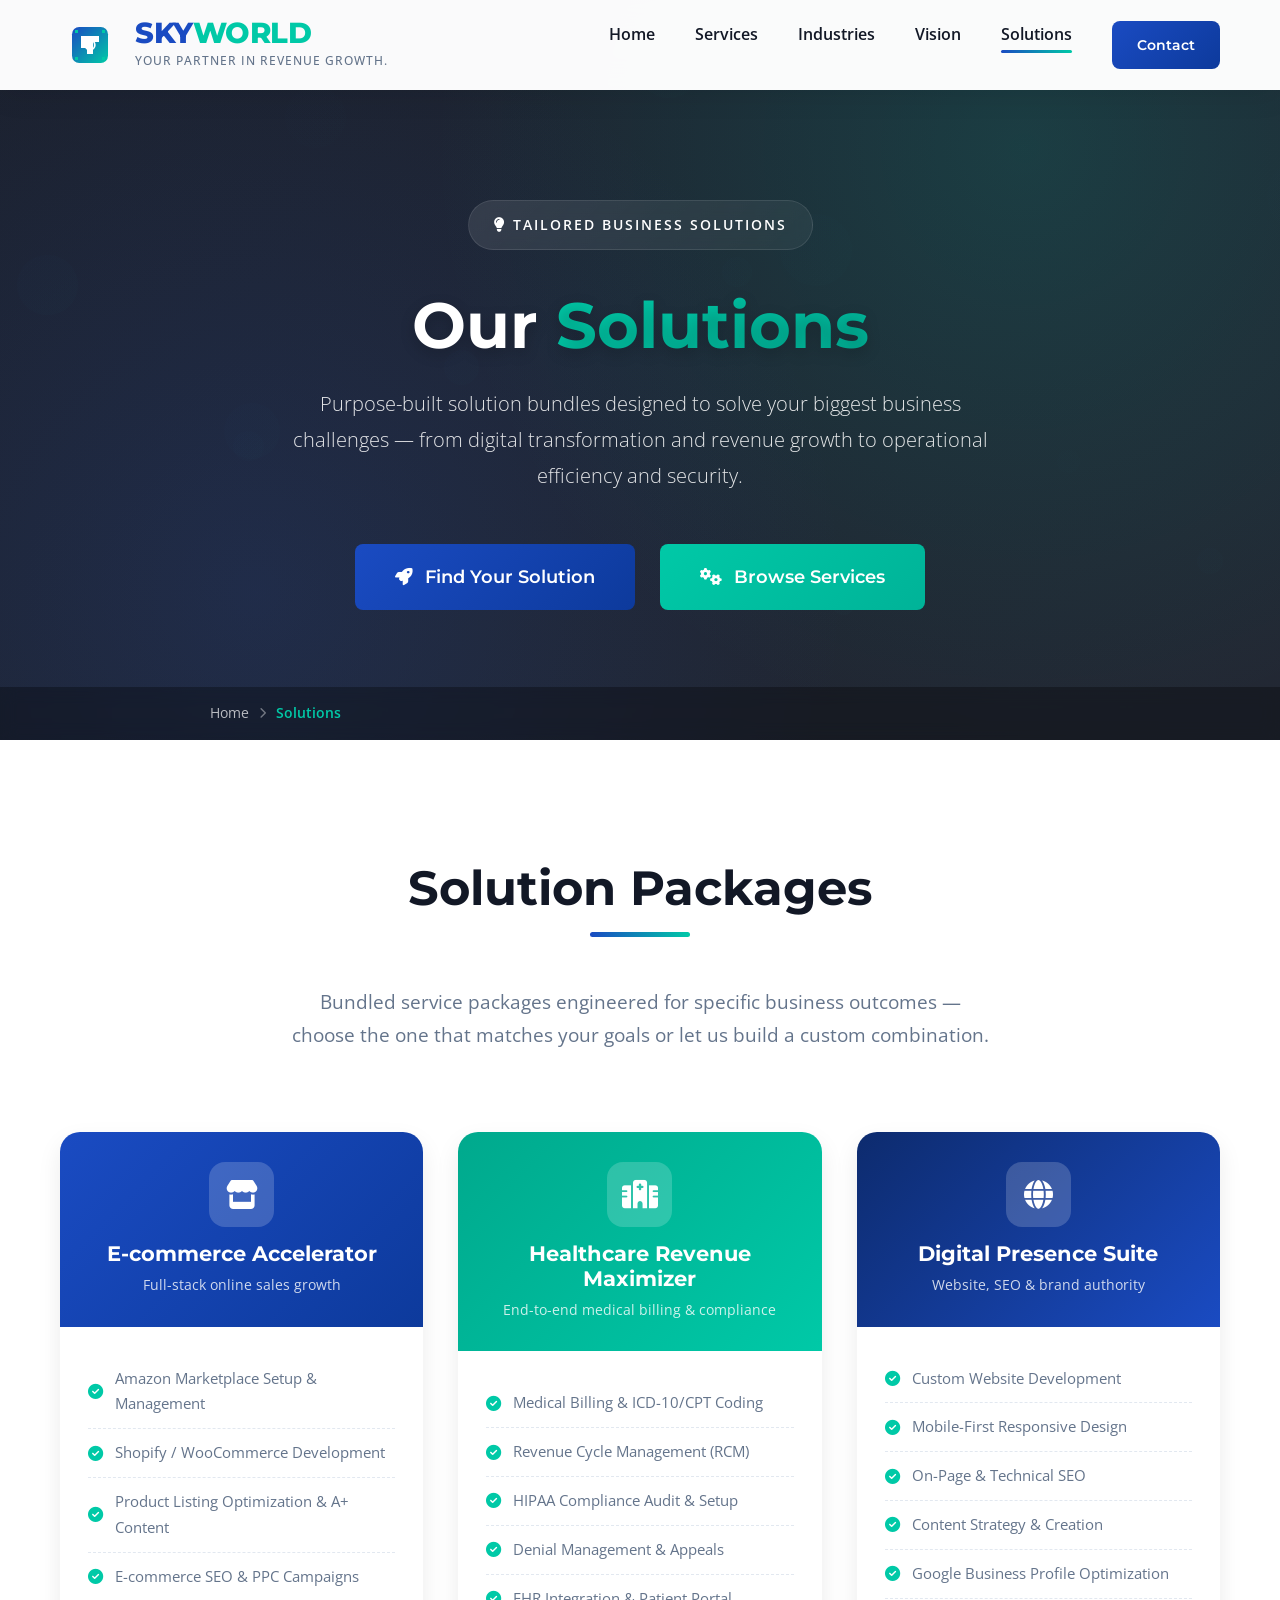
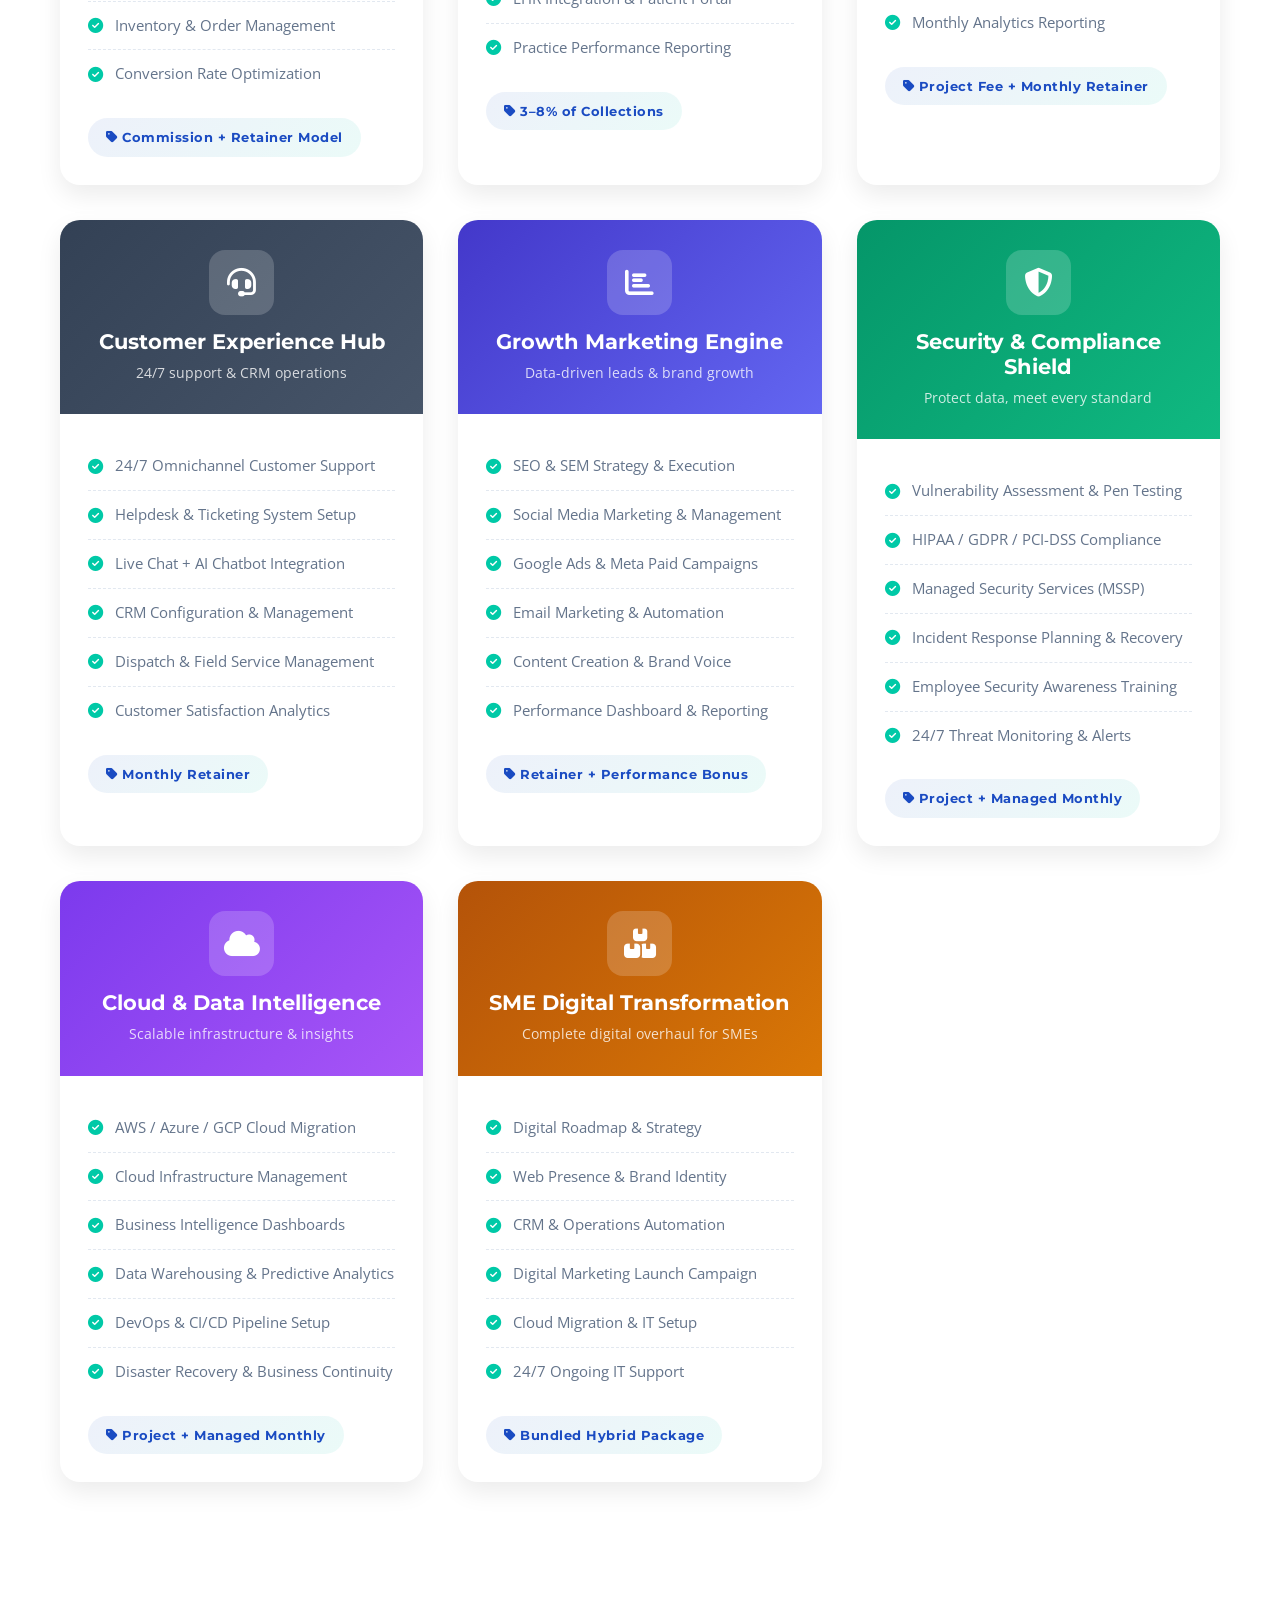
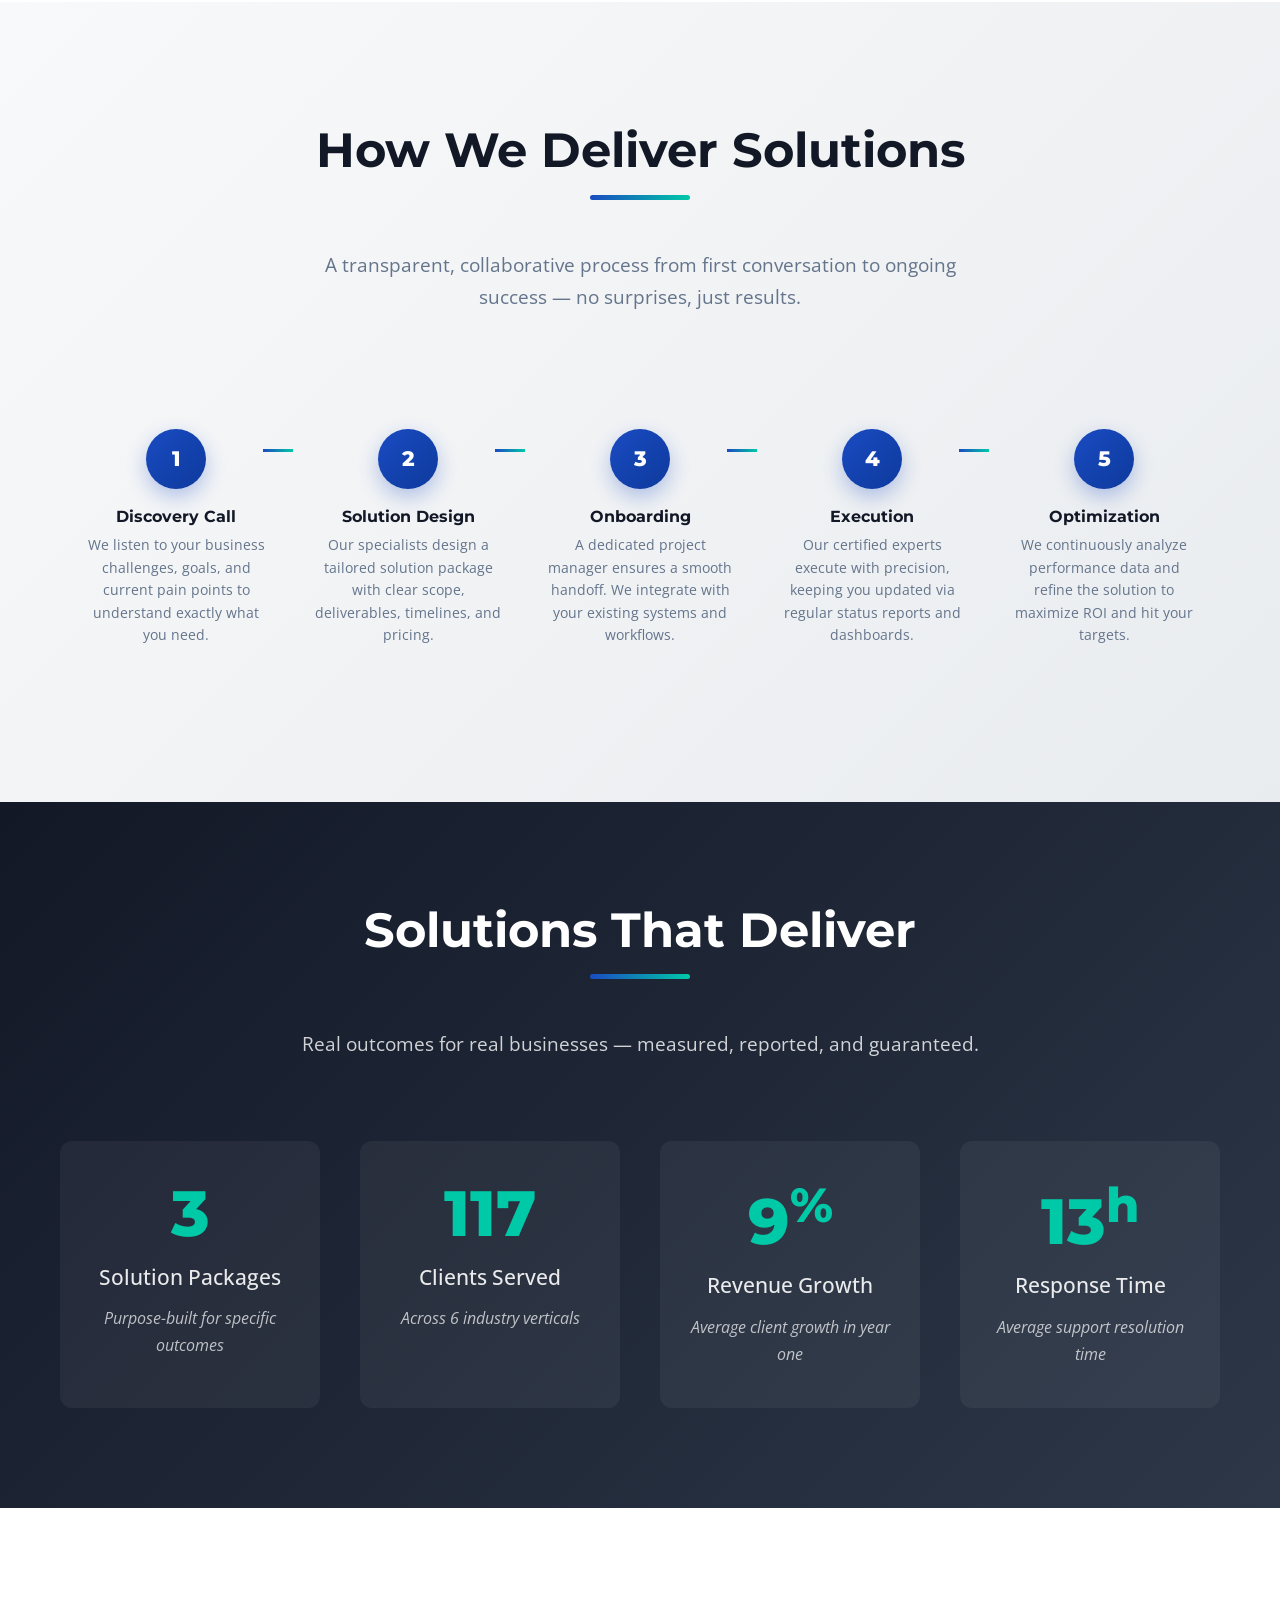
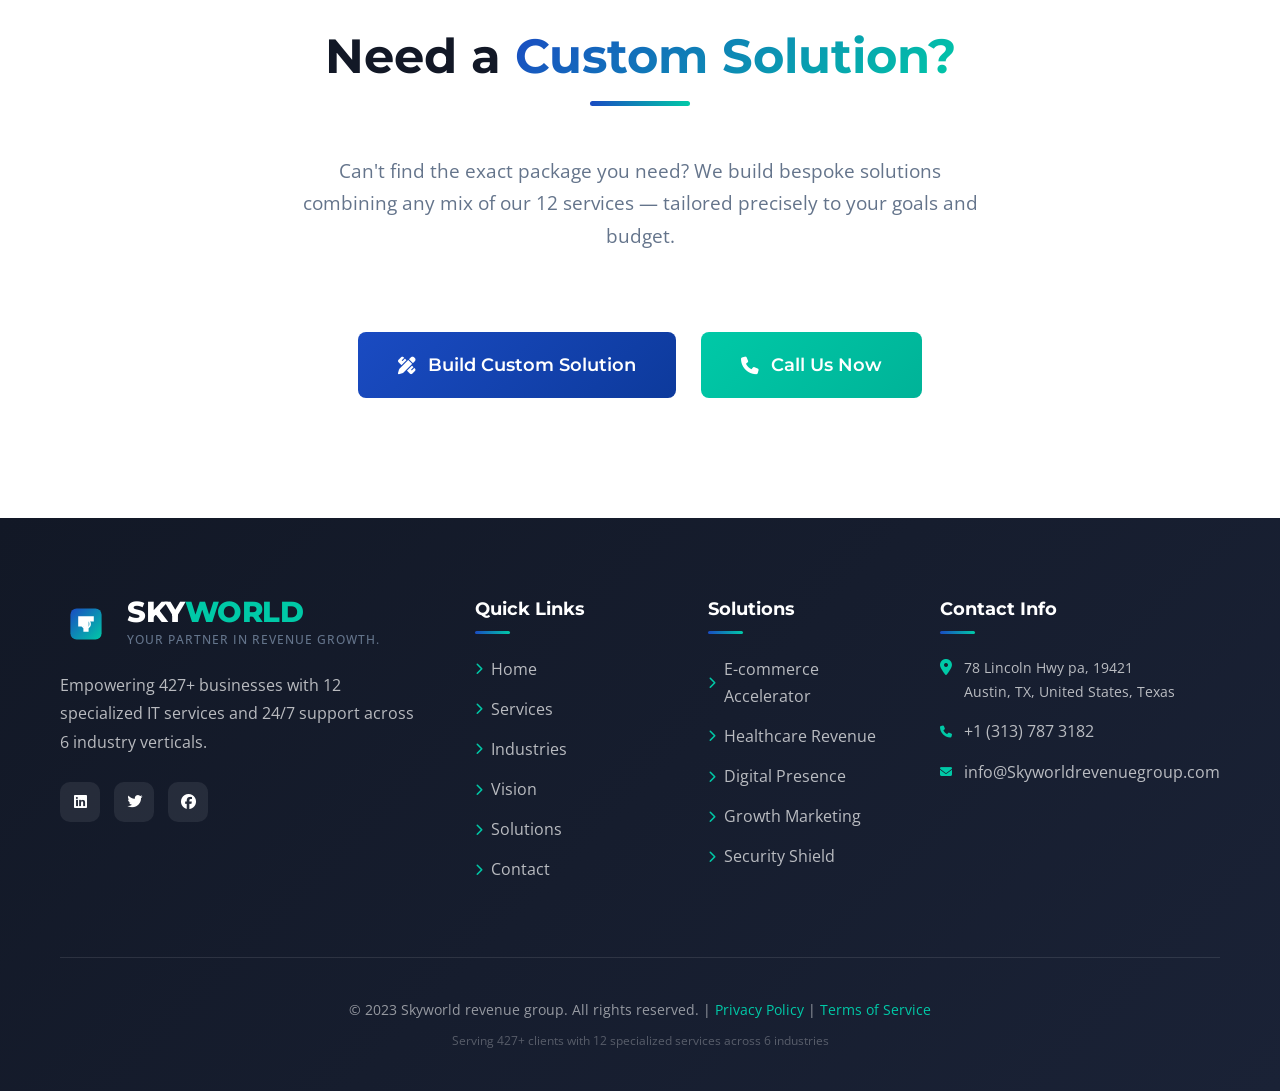
<file: solutions.html>
<!DOCTYPE html>
<html lang="en">
<head>
    <meta charset="UTF-8">
    <meta name="viewport" content="width=device-width, initial-scale=1.0">
    <title>Solutions - Skyworld Revenue Group</title>
    <link rel="stylesheet" href="https://cdnjs.cloudflare.com/ajax/libs/font-awesome/6.4.0/css/all.min.css">
    <link rel="preconnect" href="https://fonts.googleapis.com">
    <link rel="preconnect" href="https://fonts.gstatic.com" crossorigin>
    <link href="https://fonts.googleapis.com/css2?family=Montserrat:wght@300;400;500;600;700;800&family=Open+Sans:wght@300;400;500;600;700&display=swap" rel="stylesheet">
    <link rel="stylesheet" href="https://cdnjs.cloudflare.com/ajax/libs/animate.css/4.1.1/animate.min.css">
    <link rel="stylesheet" href="main.css">
    <link rel="stylesheet" href="pages.css">
</head>
<body>

    <!-- Header -->
    <header id="mainHeader">
        <div class="container header-container">
            <a href="index.html" class="logo-container">
                <svg class="logo-svg" viewBox="0 0 100 100" xmlns="http://www.w3.org/2000/svg">
                    <defs><linearGradient id="lg1" x1="0%" y1="0%" x2="100%" y2="100%"><stop offset="0%" style="stop-color:#1a4bc2"/><stop offset="100%" style="stop-color:#00c9a7"/></linearGradient></defs>
                    <rect x="20" y="20" width="60" height="60" rx="12" fill="url(#lg1)"/>
                    <path d="M35,35 L65,35 L65,45 L55,45 L55,65 L45,65 L45,55 L35,55 Z" fill="white"/>
                    <circle cx="50" cy="50" r="8" fill="none" stroke="white" stroke-width="3"/>
                    <path d="M30,30 L30,25 L25,25 L25,30 Z" fill="#00c9a7"/><path d="M70,30 L75,30 L75,25 L70,25 Z" fill="#00c9a7"/>
                    <path d="M30,70 L25,70 L25,75 L30,75 Z" fill="#00c9a7"/><path d="M70,70 L70,75 L75,75 L75,70 Z" fill="#00c9a7"/>
                </svg>
                <div class="logo-text-container">
                    <div class="logo-main-text">SKY<span class="logo-accent">WORLD</span></div>
                    <div class="logo-tagline">YOUR PARTNER IN REVENUE GROWTH.</div>
                </div>
            </a>
            <button class="mobile-menu-btn" id="mobileMenuBtn"><i class="fas fa-bars"></i></button>
            <nav>
                <ul id="navMenu">
                    <li><a href="index.html">Home</a></li>
                    <li><a href="services.html">Services</a></li>
                    <li><a href="industries.html">Industries</a></li>
                    <li><a href="vision.html">Vision</a></li>
                    <li><a href="solutions.html" class="active-nav">Solutions</a></li>
                    <li><a href="contact.html" class="btn" style="padding:12px 25px;font-size:0.9rem;">Contact</a></li>
                </ul>
            </nav>
        </div>
    </header>

    <!-- Page Hero -->
    <section class="page-hero">
        <div class="floating-elements" id="floatingElements"></div>
        <div class="container">
            <div class="page-hero-badge pulse-animation"><i class="fas fa-lightbulb"></i> Tailored Business Solutions</div>
            <h1 class="animate__animated animate__fadeInUp">Our <span>Solutions</span></h1>
            <p class="animate__animated animate__fadeInUp animate__delay-1s">Purpose-built solution bundles designed to solve your biggest business challenges — from digital transformation and revenue growth to operational efficiency and security.</p>
            <div class="page-hero-btns animate__animated animate__fadeInUp animate__delay-2s">
                <a href="contact.html" class="btn glow-animation"><i class="fas fa-rocket"></i> Find Your Solution</a>
                <a href="services.html" class="btn btn-secondary"><i class="fas fa-cogs"></i> Browse Services</a>
            </div>
        </div>
        <div class="breadcrumb-bar">
            <div class="container">
                <span><a href="index.html">Home</a></span>
                <i class="fas fa-chevron-right"></i>
                <span class="current">Solutions</span>
            </div>
        </div>
    </section>

    <!-- Solution Packages -->
    <section>
        <div class="container">
            <div class="section-title">
                <h2>Solution Packages</h2>
                <p>Bundled service packages engineered for specific business outcomes — choose the one that matches your goals or let us build a custom combination.</p>
            </div>
            <div class="solutions-grid-full">

                <div class="solution-card-full">
                    <div class="solution-header">
                        <div class="solution-header-icon"><i class="fas fa-store"></i></div>
                        <h3>E-commerce Accelerator</h3>
                        <p>Full-stack online sales growth</p>
                    </div>
                    <div class="solution-content">
                        <ul>
                            <li><i class="fas fa-check-circle"></i> Amazon Marketplace Setup & Management</li>
                            <li><i class="fas fa-check-circle"></i> Shopify / WooCommerce Development</li>
                            <li><i class="fas fa-check-circle"></i> Product Listing Optimization & A+ Content</li>
                            <li><i class="fas fa-check-circle"></i> E-commerce SEO & PPC Campaigns</li>
                            <li><i class="fas fa-check-circle"></i> Inventory & Order Management</li>
                            <li><i class="fas fa-check-circle"></i> Conversion Rate Optimization</li>
                        </ul>
                        <span class="solution-price-badge"><i class="fas fa-tag"></i> Commission + Retainer Model</span>
                    </div>
                </div>

                <div class="solution-card-full">
                    <div class="solution-header teal-h">
                        <div class="solution-header-icon"><i class="fas fa-hospital"></i></div>
                        <h3>Healthcare Revenue Maximizer</h3>
                        <p>End-to-end medical billing & compliance</p>
                    </div>
                    <div class="solution-content">
                        <ul>
                            <li><i class="fas fa-check-circle"></i> Medical Billing & ICD-10/CPT Coding</li>
                            <li><i class="fas fa-check-circle"></i> Revenue Cycle Management (RCM)</li>
                            <li><i class="fas fa-check-circle"></i> HIPAA Compliance Audit & Setup</li>
                            <li><i class="fas fa-check-circle"></i> Denial Management & Appeals</li>
                            <li><i class="fas fa-check-circle"></i> EHR Integration & Patient Portal</li>
                            <li><i class="fas fa-check-circle"></i> Practice Performance Reporting</li>
                        </ul>
                        <span class="solution-price-badge"><i class="fas fa-tag"></i> 3–8% of Collections</span>
                    </div>
                </div>

                <div class="solution-card-full">
                    <div class="solution-header navy-h">
                        <div class="solution-header-icon"><i class="fas fa-globe"></i></div>
                        <h3>Digital Presence Suite</h3>
                        <p>Website, SEO & brand authority</p>
                    </div>
                    <div class="solution-content">
                        <ul>
                            <li><i class="fas fa-check-circle"></i> Custom Website Development</li>
                            <li><i class="fas fa-check-circle"></i> Mobile-First Responsive Design</li>
                            <li><i class="fas fa-check-circle"></i> On-Page & Technical SEO</li>
                            <li><i class="fas fa-check-circle"></i> Content Strategy & Creation</li>
                            <li><i class="fas fa-check-circle"></i> Google Business Profile Optimization</li>
                            <li><i class="fas fa-check-circle"></i> Monthly Analytics Reporting</li>
                        </ul>
                        <span class="solution-price-badge"><i class="fas fa-tag"></i> Project Fee + Monthly Retainer</span>
                    </div>
                </div>

                <div class="solution-card-full">
                    <div class="solution-header slate-h">
                        <div class="solution-header-icon"><i class="fas fa-headset"></i></div>
                        <h3>Customer Experience Hub</h3>
                        <p>24/7 support & CRM operations</p>
                    </div>
                    <div class="solution-content">
                        <ul>
                            <li><i class="fas fa-check-circle"></i> 24/7 Omnichannel Customer Support</li>
                            <li><i class="fas fa-check-circle"></i> Helpdesk & Ticketing System Setup</li>
                            <li><i class="fas fa-check-circle"></i> Live Chat + AI Chatbot Integration</li>
                            <li><i class="fas fa-check-circle"></i> CRM Configuration & Management</li>
                            <li><i class="fas fa-check-circle"></i> Dispatch & Field Service Management</li>
                            <li><i class="fas fa-check-circle"></i> Customer Satisfaction Analytics</li>
                        </ul>
                        <span class="solution-price-badge"><i class="fas fa-tag"></i> Monthly Retainer</span>
                    </div>
                </div>

                <div class="solution-card-full">
                    <div class="solution-header indigo-h">
                        <div class="solution-header-icon"><i class="fas fa-chart-bar"></i></div>
                        <h3>Growth Marketing Engine</h3>
                        <p>Data-driven leads & brand growth</p>
                    </div>
                    <div class="solution-content">
                        <ul>
                            <li><i class="fas fa-check-circle"></i> SEO & SEM Strategy & Execution</li>
                            <li><i class="fas fa-check-circle"></i> Social Media Marketing & Management</li>
                            <li><i class="fas fa-check-circle"></i> Google Ads & Meta Paid Campaigns</li>
                            <li><i class="fas fa-check-circle"></i> Email Marketing & Automation</li>
                            <li><i class="fas fa-check-circle"></i> Content Creation & Brand Voice</li>
                            <li><i class="fas fa-check-circle"></i> Performance Dashboard & Reporting</li>
                        </ul>
                        <span class="solution-price-badge"><i class="fas fa-tag"></i> Retainer + Performance Bonus</span>
                    </div>
                </div>

                <div class="solution-card-full">
                    <div class="solution-header" style="background:linear-gradient(135deg,#059669 0%,#10b981 100%);">
                        <div class="solution-header-icon"><i class="fas fa-shield-alt"></i></div>
                        <h3>Security & Compliance Shield</h3>
                        <p>Protect data, meet every standard</p>
                    </div>
                    <div class="solution-content">
                        <ul>
                            <li><i class="fas fa-check-circle"></i> Vulnerability Assessment & Pen Testing</li>
                            <li><i class="fas fa-check-circle"></i> HIPAA / GDPR / PCI-DSS Compliance</li>
                            <li><i class="fas fa-check-circle"></i> Managed Security Services (MSSP)</li>
                            <li><i class="fas fa-check-circle"></i> Incident Response Planning & Recovery</li>
                            <li><i class="fas fa-check-circle"></i> Employee Security Awareness Training</li>
                            <li><i class="fas fa-check-circle"></i> 24/7 Threat Monitoring & Alerts</li>
                        </ul>
                        <span class="solution-price-badge"><i class="fas fa-tag"></i> Project + Managed Monthly</span>
                    </div>
                </div>

                <div class="solution-card-full">
                    <div class="solution-header" style="background:linear-gradient(135deg,#7c3aed 0%,#a855f7 100%);">
                        <div class="solution-header-icon"><i class="fas fa-cloud"></i></div>
                        <h3>Cloud & Data Intelligence</h3>
                        <p>Scalable infrastructure & insights</p>
                    </div>
                    <div class="solution-content">
                        <ul>
                            <li><i class="fas fa-check-circle"></i> AWS / Azure / GCP Cloud Migration</li>
                            <li><i class="fas fa-check-circle"></i> Cloud Infrastructure Management</li>
                            <li><i class="fas fa-check-circle"></i> Business Intelligence Dashboards</li>
                            <li><i class="fas fa-check-circle"></i> Data Warehousing & Predictive Analytics</li>
                            <li><i class="fas fa-check-circle"></i> DevOps & CI/CD Pipeline Setup</li>
                            <li><i class="fas fa-check-circle"></i> Disaster Recovery & Business Continuity</li>
                        </ul>
                        <span class="solution-price-badge"><i class="fas fa-tag"></i> Project + Managed Monthly</span>
                    </div>
                </div>

                <div class="solution-card-full">
                    <div class="solution-header" style="background:linear-gradient(135deg,#b45309 0%,#d97706 100%);">
                        <div class="solution-header-icon"><i class="fas fa-boxes"></i></div>
                        <h3>SME Digital Transformation</h3>
                        <p>Complete digital overhaul for SMEs</p>
                    </div>
                    <div class="solution-content">
                        <ul>
                            <li><i class="fas fa-check-circle"></i> Digital Roadmap & Strategy</li>
                            <li><i class="fas fa-check-circle"></i> Web Presence & Brand Identity</li>
                            <li><i class="fas fa-check-circle"></i> CRM & Operations Automation</li>
                            <li><i class="fas fa-check-circle"></i> Digital Marketing Launch Campaign</li>
                            <li><i class="fas fa-check-circle"></i> Cloud Migration & IT Setup</li>
                            <li><i class="fas fa-check-circle"></i> 24/7 Ongoing IT Support</li>
                        </ul>
                        <span class="solution-price-badge"><i class="fas fa-tag"></i> Bundled Hybrid Package</span>
                    </div>
                </div>

            </div>
        </div>
    </section>

    <!-- How It Works / Process -->
    <section class="vision-section">
        <div class="container">
            <div class="section-title">
                <h2>How We Deliver Solutions</h2>
                <p>A transparent, collaborative process from first conversation to ongoing success — no surprises, just results.</p>
            </div>
            <div class="process-steps">
                <div class="process-step">
                    <div class="step-num">1</div>
                    <h4>Discovery Call</h4>
                    <p>We listen to your business challenges, goals, and current pain points to understand exactly what you need.</p>
                </div>
                <div class="process-step">
                    <div class="step-num">2</div>
                    <h4>Solution Design</h4>
                    <p>Our specialists design a tailored solution package with clear scope, deliverables, timelines, and pricing.</p>
                </div>
                <div class="process-step">
                    <div class="step-num">3</div>
                    <h4>Onboarding</h4>
                    <p>A dedicated project manager ensures a smooth handoff. We integrate with your existing systems and workflows.</p>
                </div>
                <div class="process-step">
                    <div class="step-num">4</div>
                    <h4>Execution</h4>
                    <p>Our certified experts execute with precision, keeping you updated via regular status reports and dashboards.</p>
                </div>
                <div class="process-step">
                    <div class="step-num">5</div>
                    <h4>Optimization</h4>
                    <p>We continuously analyze performance data and refine the solution to maximize ROI and hit your targets.</p>
                </div>
            </div>
        </div>
    </section>

    <!-- Stats -->
    <section class="stats-section">
        <div class="container">
            <div class="section-title" style="color:white;">
                <h2 style="color:white;">Solutions That Deliver</h2>
                <p style="color:rgba(255,255,255,0.8);">Real outcomes for real businesses — measured, reported, and guaranteed.</p>
            </div>
            <div class="stats-container">
                <div class="stat-item"><div class="stat-number" data-count="12">0</div><div class="stat-text">Solution Packages</div><div class="stat-description">Purpose-built for specific outcomes</div></div>
                <div class="stat-item"><div class="stat-number" data-count="427">0</div><div class="stat-text">Clients Served</div><div class="stat-description">Across 6 industry verticals</div></div>
                <div class="stat-item"><div class="stat-number" data-count="35">0<span>%</span></div><div class="stat-text">Revenue Growth</div><div class="stat-description">Average client growth in year one</div></div>
                <div class="stat-item"><div class="stat-number" data-count="48">0<span>h</span></div><div class="stat-text">Response Time</div><div class="stat-description">Average support resolution time</div></div>
            </div>
        </div>
    </section>

    <!-- Custom Solution CTA -->
    <section style="padding:120px 0;text-align:center;background:white;">
        <div class="container">
            <div class="section-title">
                <h2>Need a <span style="background:linear-gradient(135deg,var(--primary),var(--secondary));-webkit-background-clip:text;-webkit-text-fill-color:transparent;background-clip:text;">Custom Solution?</span></h2>
                <p>Can't find the exact package you need? We build bespoke solutions combining any mix of our 12 services — tailored precisely to your goals and budget.</p>
            </div>
            <div style="display:flex;justify-content:center;gap:25px;flex-wrap:wrap;margin-top:20px;">
                <a href="contact.html" class="btn glow-animation"><i class="fas fa-pencil-ruler"></i> Build Custom Solution</a>
                <a href="tel:+447403190687" class="btn btn-secondary"><i class="fas fa-phone"></i> Call Us Now</a>
            </div>
        </div>
    </section>

    <!-- Footer -->
    <footer class="site-footer">
        <div class="container">
            <div class="footer-grid">
                <div class="footer-brand">
                    <a href="index.html" class="logo-container">
                        <svg class="logo-svg" viewBox="0 0 100 100" xmlns="http://www.w3.org/2000/svg" style="width:52px;height:52px;">
                            <defs><linearGradient id="flg" x1="0%" y1="0%" x2="100%" y2="100%"><stop offset="0%" style="stop-color:#1a4bc2"/><stop offset="100%" style="stop-color:#00c9a7"/></linearGradient></defs>
                            <rect x="20" y="20" width="60" height="60" rx="12" fill="url(#flg)"/>
                            <path d="M35,35 L65,35 L65,45 L55,45 L55,65 L45,65 L45,55 L35,55 Z" fill="white"/>
                            <circle cx="50" cy="50" r="8" fill="none" stroke="white" stroke-width="3"/>
                        </svg>
                        <div class="logo-text-container">
                            <div class="logo-main-text" style="color:white;">SKY<span class="logo-accent">WORLD</span></div>
                            <div class="logo-tagline">YOUR PARTNER IN REVENUE GROWTH.</div>
                        </div>
                    </a>
                    <p>Empowering 427+ businesses with 12 specialized IT services and 24/7 support across 6 industry verticals.</p>
                    <div class="footer-social"><a href="#"><i class="fab fa-linkedin"></i></a><a href="#"><i class="fab fa-twitter"></i></a><a href="#"><i class="fab fa-facebook"></i></a></div>
                </div>
                <div class="footer-col">
                    <h4>Quick Links</h4>
                    <a href="index.html" class="footer-link"><i class="fas fa-chevron-right"></i> Home</a>
                    <a href="services.html" class="footer-link"><i class="fas fa-chevron-right"></i> Services</a>
                    <a href="industries.html" class="footer-link"><i class="fas fa-chevron-right"></i> Industries</a>
                    <a href="vision.html" class="footer-link"><i class="fas fa-chevron-right"></i> Vision</a>
                    <a href="solutions.html" class="footer-link"><i class="fas fa-chevron-right"></i> Solutions</a>
                    <a href="contact.html" class="footer-link"><i class="fas fa-chevron-right"></i> Contact</a>
                </div>
                <div class="footer-col">
                    <h4>Solutions</h4>
                    <a href="solutions.html" class="footer-link"><i class="fas fa-chevron-right"></i> E-commerce Accelerator</a>
                    <a href="solutions.html" class="footer-link"><i class="fas fa-chevron-right"></i> Healthcare Revenue</a>
                    <a href="solutions.html" class="footer-link"><i class="fas fa-chevron-right"></i> Digital Presence</a>
                    <a href="solutions.html" class="footer-link"><i class="fas fa-chevron-right"></i> Growth Marketing</a>
                    <a href="solutions.html" class="footer-link"><i class="fas fa-chevron-right"></i> Security Shield</a>
                </div>
                <div class="footer-col">
    <h4>Contact Info</h4>

    <div style="display:flex;align-items:flex-start;gap:12px;margin-bottom:14px;">
        <i class="fas fa-map-marker-alt" style="color:var(--secondary);margin-top:3px;"></i>
        <span style="color:rgba(255,255,255,0.7);font-size:0.9rem;">78 Lincoln Hwy pa, 19421<br>Austin, TX, United States, Texas</span>
    </div>
 <!--
    <div style="display:flex;align-items:flex-start;gap:12px;margin-bottom:14px;">
        <i class="fas fa-map-marker-alt" style="color:var(--secondary);margin-top:3px;"></i>
        <span style="color:rgba(255,255,255,0.7);font-size:0.9rem;">5900 Balcones Drive STE 100, Austin, TX</span>
    </div>


    <div style="display:flex;align-items:flex-start;gap:12px;margin-bottom:14px;">
        <i class="fas fa-map-marker-alt" style="color:var(--secondary);margin-top:3px;"></i>
        <span style="color:rgba(255,255,255,0.7);font-size:0.9rem;">Musa Market Shop No. 2 Shah Kam Chowk, Opposite Punjab Society, Defense Road, Lahore</span>
    </div>

    
    <a href="tel:+447403190687" class="footer-link" style="gap:12px;">
        <i class="fas fa-phone" style="color:var(--secondary);"></i> +44 7403 190687
    </a>
        -->

    <!-- Phone 2 -->
    <a href="tel:+13137873182" class="footer-link" style="gap:12px;">
        <i class="fas fa-phone" style="color:var(--secondary);"></i>+1 (313) 787 3182
    </a>

    <!-- Email -->
  <a href="https://mail.google.com/mail/?view=cm&to=skyworldrevenuegroup@gmail.com" class="footer-link" style="gap:12px;" target="_blank" rel="noopener noreferrer">
    <i class="fas fa-envelope" style="color:var(--secondary);"></i> info@Skyworldrevenuegroup.com
</a>
</div>
            </div>
            <div class="footer-bottom">
                <p>&copy; 2023 Skyworld revenue group. All rights reserved. | <a href="#">Privacy Policy</a> | <a href="#">Terms of Service</a></p>
                <p>Serving 427+ clients with 12 specialized services across 6 industries</p>
            </div>
        </div>
    </footer>

    <script>
        const mobileMenuBtn = document.getElementById('mobileMenuBtn');
        const navMenu = document.getElementById('navMenu');
        mobileMenuBtn.addEventListener('click', function() {
            navMenu.classList.toggle('active');
            const icon = this.querySelector('i');
            icon.classList.toggle('fa-bars'); icon.classList.toggle('fa-times');
            if(navMenu.classList.contains('active')){navMenu.querySelectorAll('li').forEach((item,i)=>{item.style.animationDelay=`${i*0.1}s`;item.style.animation='fadeInUp 0.5s ease forwards';});}
        });
        document.querySelectorAll('#navMenu a').forEach(link=>{link.addEventListener('click',()=>{navMenu.classList.remove('active');mobileMenuBtn.querySelector('i').classList.add('fa-bars');mobileMenuBtn.querySelector('i').classList.remove('fa-times');});});
        window.addEventListener('scroll',()=>document.getElementById('mainHeader').classList.toggle('scrolled',window.scrollY>50));
        function animateOnScroll(){document.querySelectorAll('.solution-card-full,.stat-item,.process-step,.pillar-card').forEach(el=>{if(el.getBoundingClientRect().top<window.innerHeight-100)el.classList.add('animate');});}
        window.addEventListener('scroll',animateOnScroll);window.addEventListener('load',animateOnScroll);
        function animateStats(){document.querySelectorAll('.stat-number[data-count]').forEach(stat=>{const target=parseFloat(stat.getAttribute('data-count'));const suffix=stat.innerHTML.replace(/[\d.]/g,'');let current=0;const inc=target/(2500/16);const t=setInterval(()=>{current+=inc;if(current>=target){stat.innerHTML=(target%1===0?Math.floor(target):target.toFixed(1))+suffix;clearInterval(t);}else{stat.innerHTML=(target%1===0?Math.floor(current):current.toFixed(1))+suffix;}},16);});}
        const obs=new IntersectionObserver(entries=>{entries.forEach(e=>{if(e.isIntersecting){animateStats();obs.unobserve(e.target);}});},{threshold:0.3});
        obs.observe(document.querySelector('.stats-section'));
        function createFloating(id){const c=document.getElementById(id);if(!c)return;for(let i=0;i<12;i++){const e=document.createElement('div');e.className='floating-element';const s=Math.random()*60+20;e.style.cssText=`width:${s}px;height:${s}px;left:${Math.random()*100}%;top:${Math.random()*100}%;opacity:${Math.random()*0.1+0.04};animation:float ${Math.random()*20+10}s ease-in-out ${Math.random()*5}s infinite;`;c.appendChild(e);}}
        createFloating('floatingElements');
        window.addEventListener('load',()=>{document.body.style.opacity='0';document.body.style.transition='opacity 0.8s ease';setTimeout(()=>document.body.style.opacity='1',100);});
    </script>
</body>
</html>
</file>
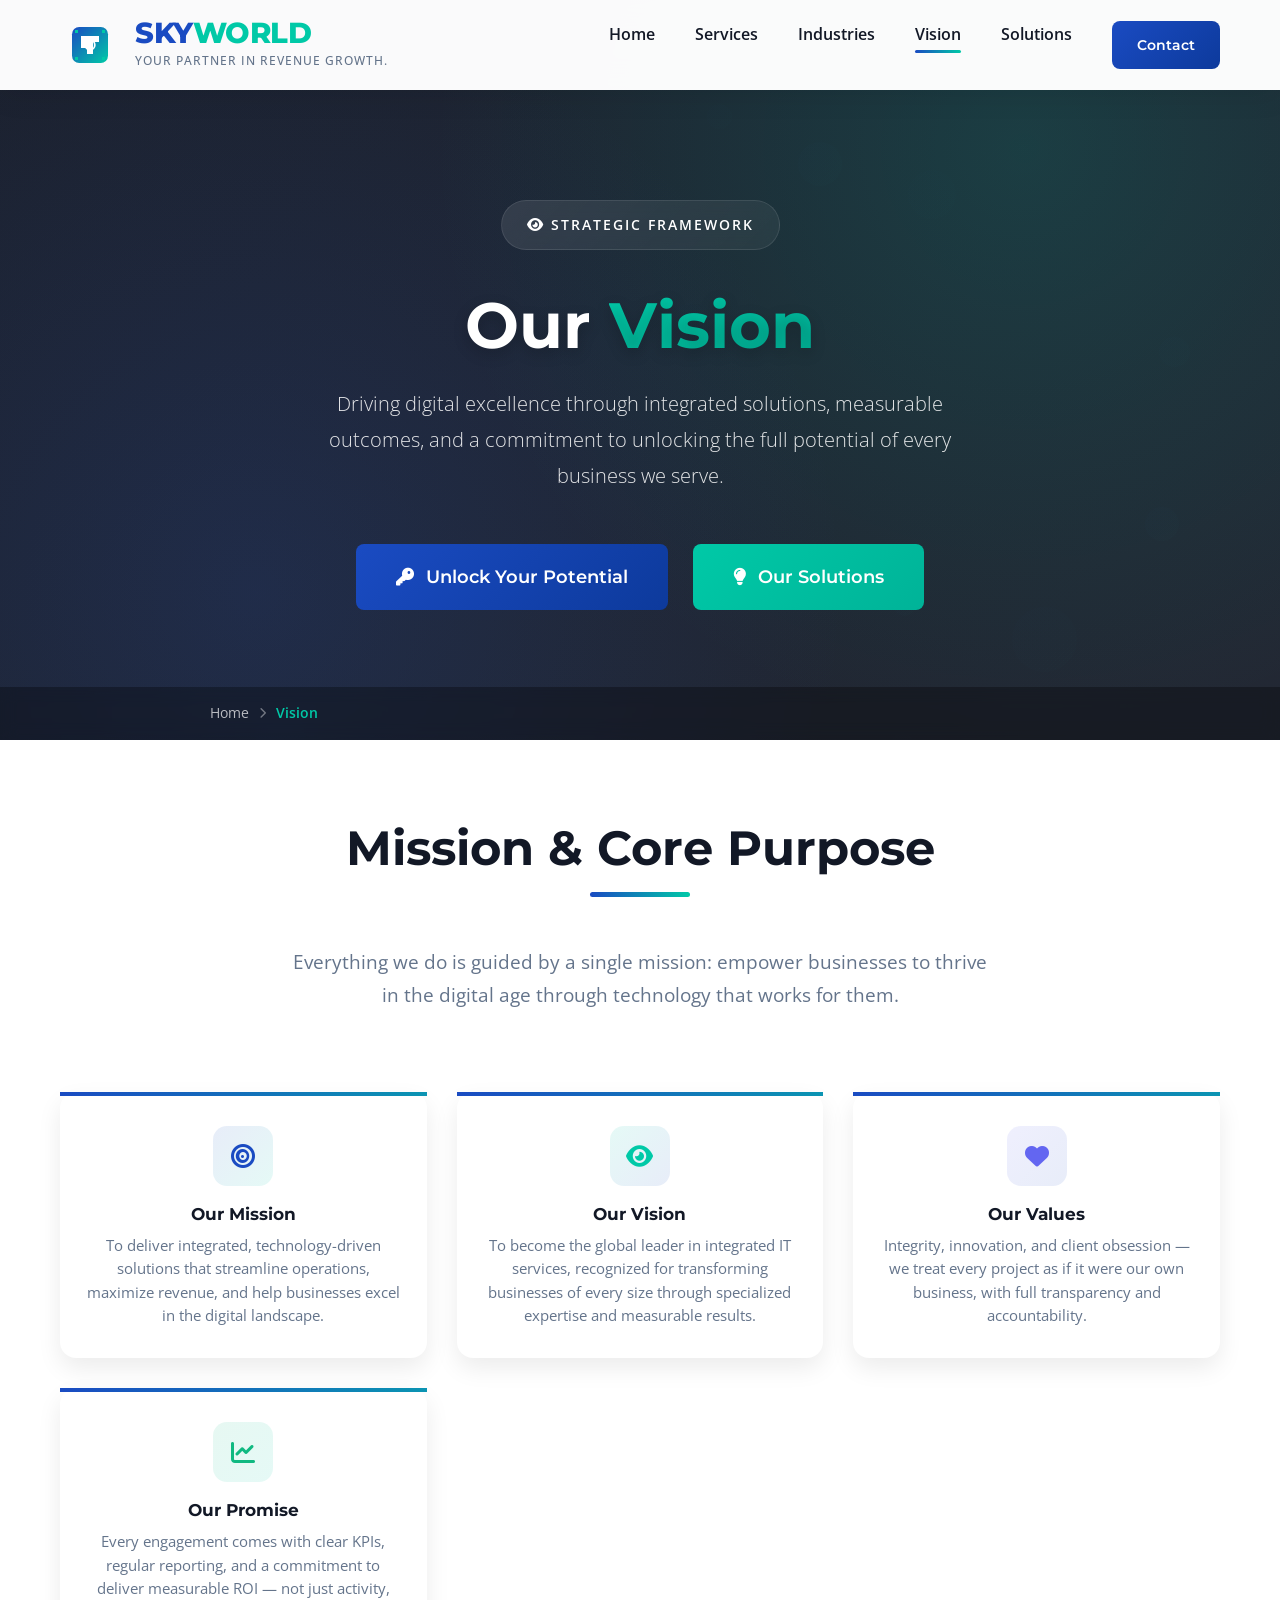
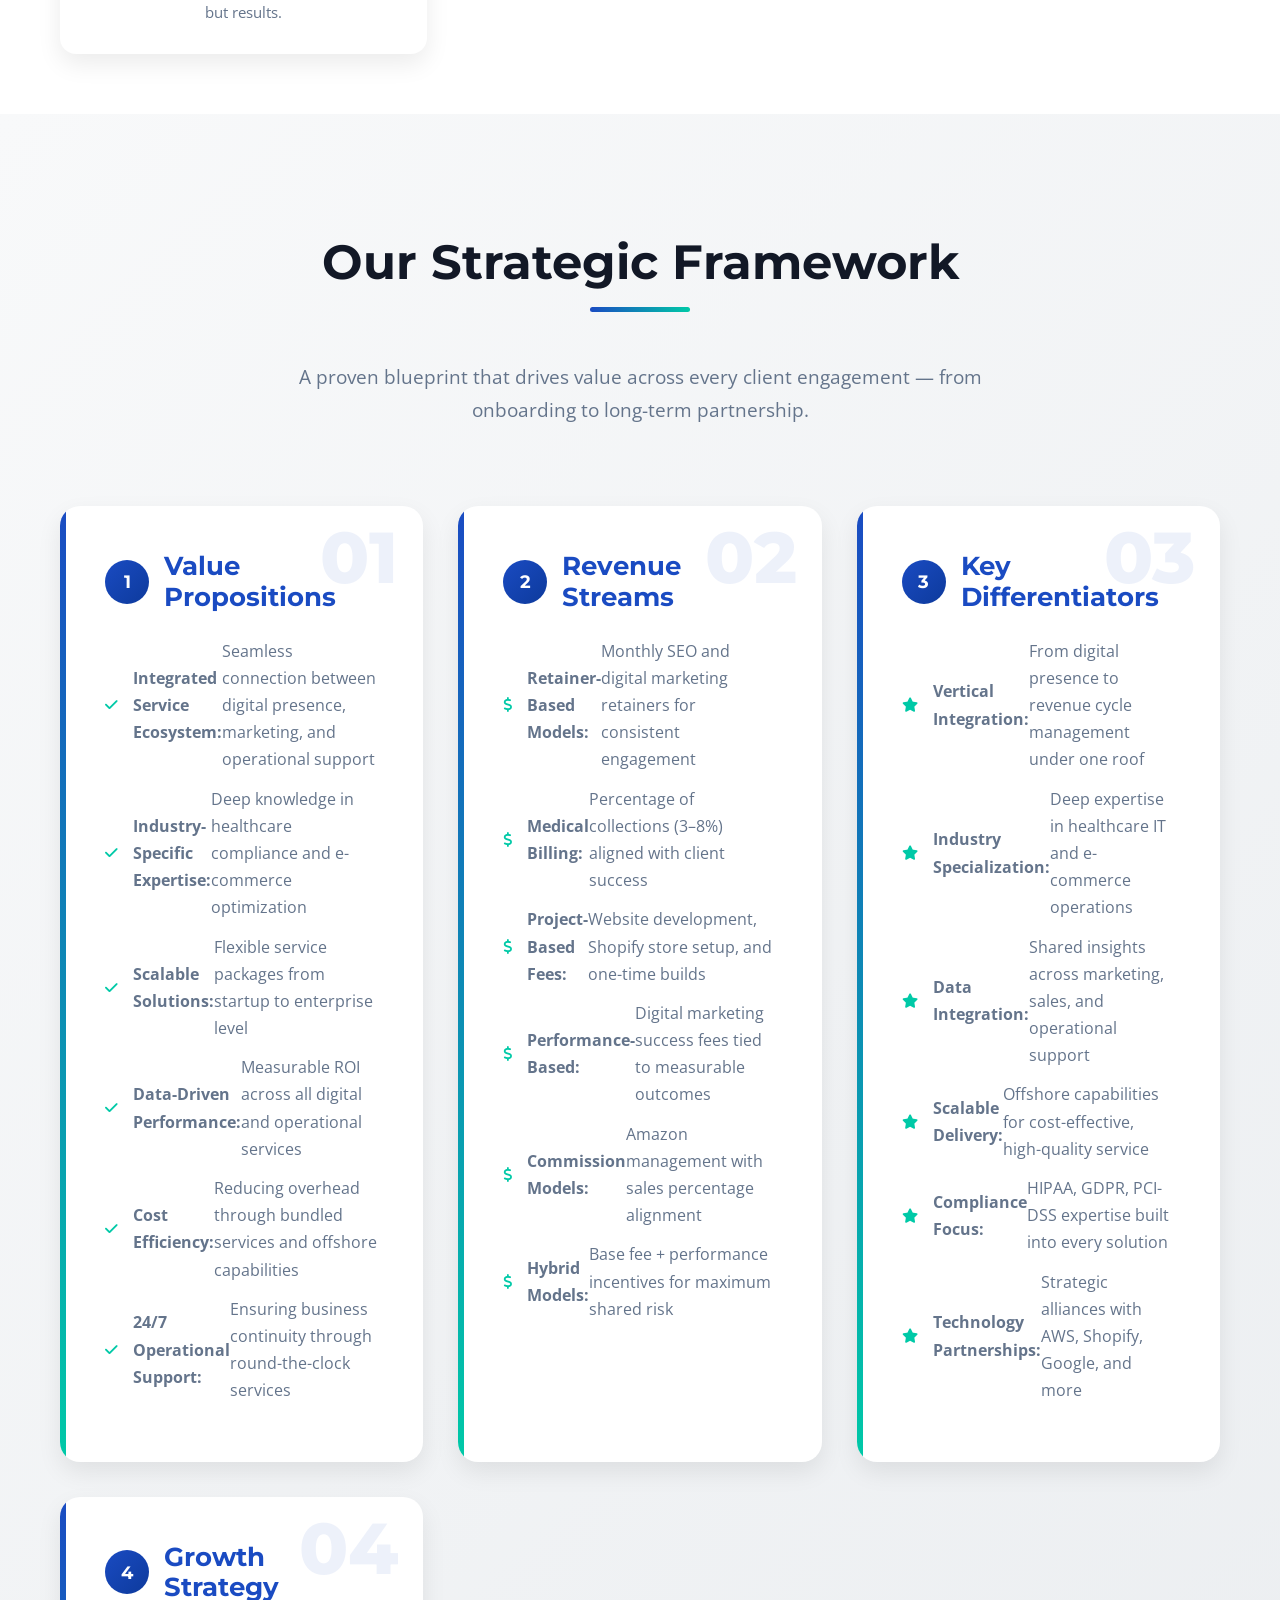
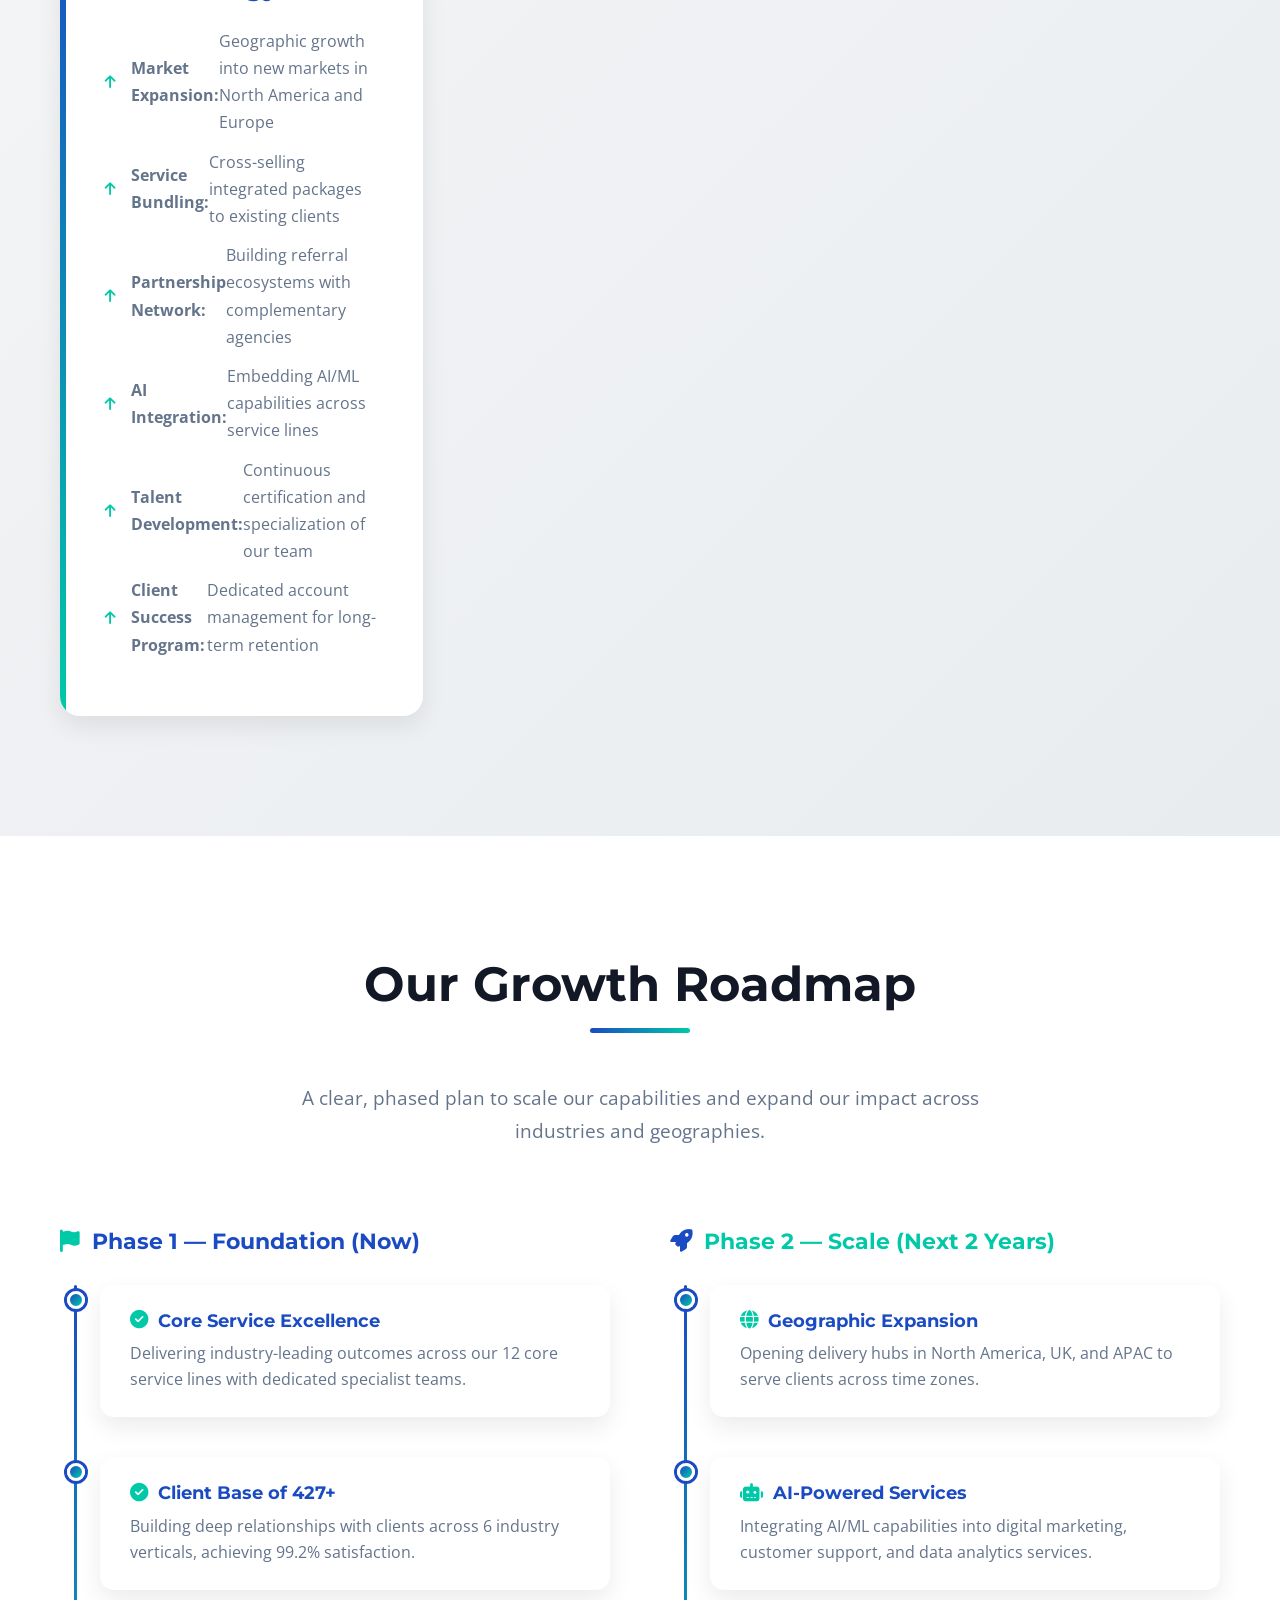
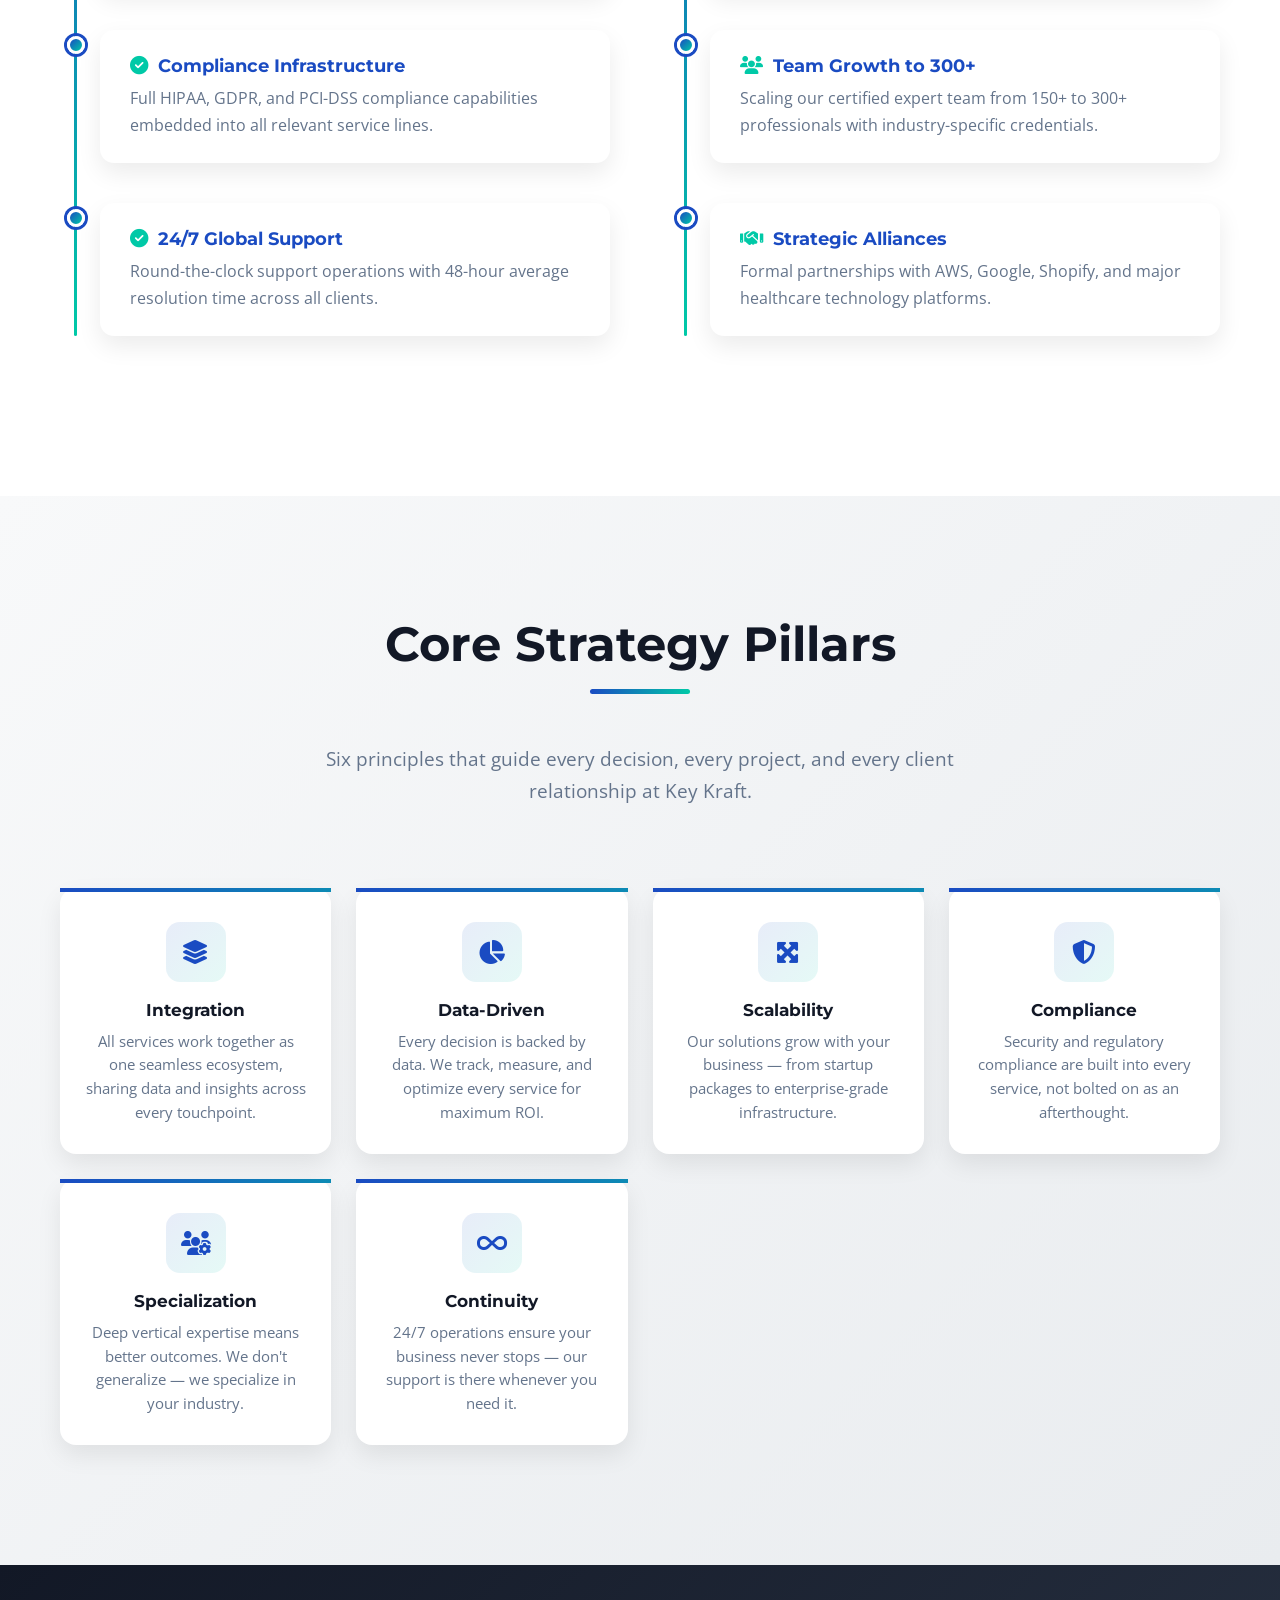
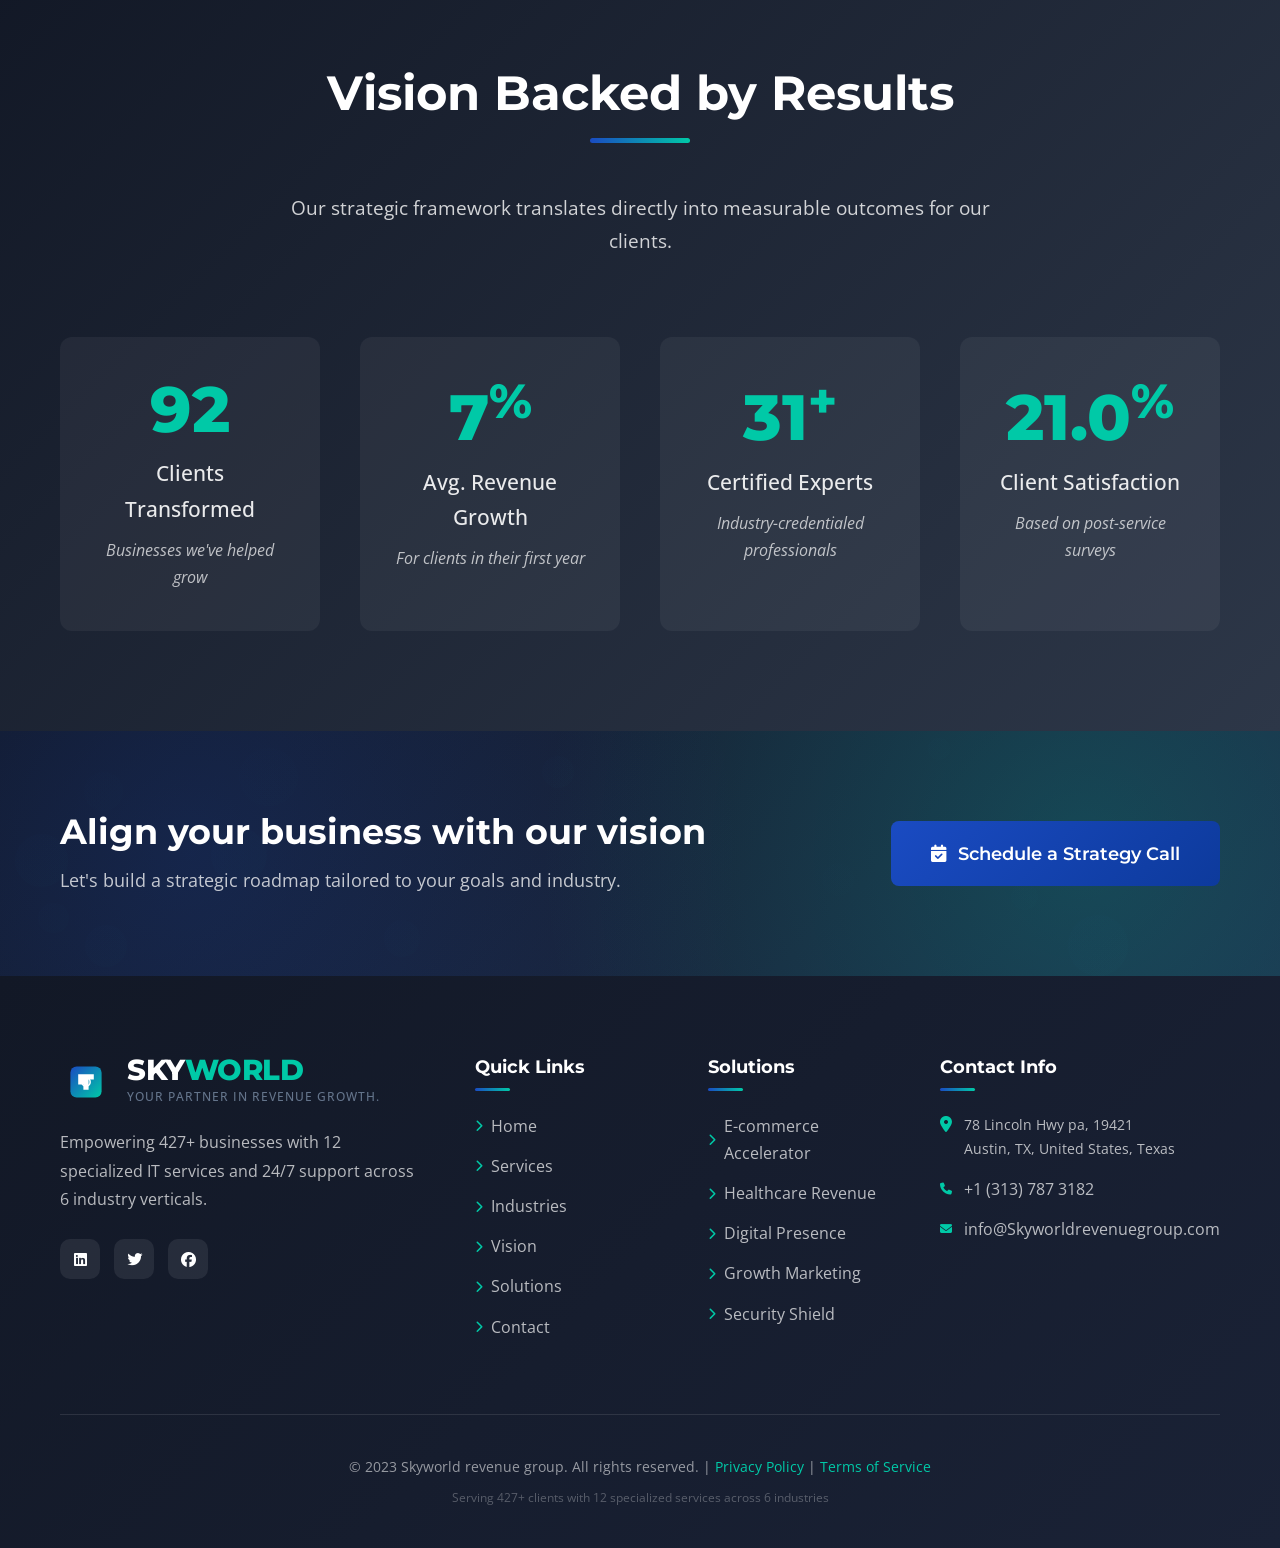
<file: vision.html>
<!DOCTYPE html>
<html lang="en">
<head>
    <meta charset="UTF-8">
    <meta name="viewport" content="width=device-width, initial-scale=1.0">
    <title>Our Vision - Skyworld Revenue Group</title>
    <link rel="stylesheet" href="https://cdnjs.cloudflare.com/ajax/libs/font-awesome/6.4.0/css/all.min.css">
    <link rel="preconnect" href="https://fonts.googleapis.com">
    <link rel="preconnect" href="https://fonts.gstatic.com" crossorigin>
    <link href="https://fonts.googleapis.com/css2?family=Montserrat:wght@300;400;500;600;700;800&family=Open+Sans:wght@300;400;500;600;700&display=swap" rel="stylesheet">
    <link rel="stylesheet" href="https://cdnjs.cloudflare.com/ajax/libs/animate.css/4.1.1/animate.min.css">
    <link rel="stylesheet" href="main.css">
    <link rel="stylesheet" href="pages.css">
</head>
<body>

    <!-- Header -->
    <header id="mainHeader">
        <div class="container header-container">
            <a href="index.html" class="logo-container">
                <svg class="logo-svg" viewBox="0 0 100 100" xmlns="http://www.w3.org/2000/svg">
                    <defs><linearGradient id="lg1" x1="0%" y1="0%" x2="100%" y2="100%"><stop offset="0%" style="stop-color:#1a4bc2"/><stop offset="100%" style="stop-color:#00c9a7"/></linearGradient></defs>
                    <rect x="20" y="20" width="60" height="60" rx="12" fill="url(#lg1)"/>
                    <path d="M35,35 L65,35 L65,45 L55,45 L55,65 L45,65 L45,55 L35,55 Z" fill="white"/>
                    <circle cx="50" cy="50" r="8" fill="none" stroke="white" stroke-width="3"/>
                    <path d="M30,30 L30,25 L25,25 L25,30 Z" fill="#00c9a7"/><path d="M70,30 L75,30 L75,25 L70,25 Z" fill="#00c9a7"/>
                    <path d="M30,70 L25,70 L25,75 L30,75 Z" fill="#00c9a7"/><path d="M70,70 L70,75 L75,75 L75,70 Z" fill="#00c9a7"/>
                </svg>
                <div class="logo-text-container">
                    <div class="logo-main-text">SKY<span class="logo-accent">WORLD</span></div>
                    <div class="logo-tagline">YOUR PARTNER IN REVENUE GROWTH.</div>
                </div>
            </a>
            <button class="mobile-menu-btn" id="mobileMenuBtn"><i class="fas fa-bars"></i></button>
            <nav>
                <ul id="navMenu">
                    <li><a href="index.html">Home</a></li>
                    <li><a href="services.html">Services</a></li>
                    <li><a href="industries.html">Industries</a></li>
                    <li><a href="vision.html" class="active-nav">Vision</a></li>
                    <li><a href="solutions.html">Solutions</a></li>
                    <li><a href="contact.html" class="btn" style="padding:12px 25px;font-size:0.9rem;">Contact</a></li>
                </ul>
            </nav>
        </div>
    </header>

    <!-- Page Hero -->
    <section class="page-hero">
        <div class="floating-elements" id="floatingElements"></div>
        <div class="container">
            <div class="page-hero-badge pulse-animation"><i class="fas fa-eye"></i> Strategic Framework</div>
            <h1 class="animate__animated animate__fadeInUp">Our <span>Vision</span></h1>
            <p class="animate__animated animate__fadeInUp animate__delay-1s">Driving digital excellence through integrated solutions, measurable outcomes, and a commitment to unlocking the full potential of every business we serve.</p>
            <div class="page-hero-btns animate__animated animate__fadeInUp animate__delay-2s">
                <a href="contact.html" class="btn glow-animation"><i class="fas fa-key"></i> Unlock Your Potential</a>
                <a href="solutions.html" class="btn btn-secondary"><i class="fas fa-lightbulb"></i> Our Solutions</a>
            </div>
        </div>
        <div class="breadcrumb-bar">
            <div class="container">
                <span><a href="index.html">Home</a></span>
                <i class="fas fa-chevron-right"></i>
                <span class="current">Vision</span>
            </div>
        </div>
    </section>

    <!-- Mission Statement -->
    <section style="padding:80px 0 60px;">
        <div class="container">
            <div class="section-title">
                <h2>Mission & Core Purpose</h2>
                <p>Everything we do is guided by a single mission: empower businesses to thrive in the digital age through technology that works for them.</p>
            </div>
            <div style="display:grid;grid-template-columns:repeat(auto-fit,minmax(280px,1fr));gap:30px;margin-top:20px;">
                <div class="pillar-card" style="border-top:4px solid var(--primary);">
                    <div class="pillar-icon"><i class="fas fa-bullseye"></i></div>
                    <h4>Our Mission</h4>
                    <p>To deliver integrated, technology-driven solutions that streamline operations, maximize revenue, and help businesses excel in the digital landscape.</p>
                </div>
                <div class="pillar-card" style="border-top:4px solid var(--secondary);">
                    <div class="pillar-icon" style="background:linear-gradient(135deg,rgba(0,201,167,0.1),rgba(26,75,194,0.1));color:var(--secondary);"><i class="fas fa-eye"></i></div>
                    <h4>Our Vision</h4>
                    <p>To become the global leader in integrated IT services, recognized for transforming businesses of every size through specialized expertise and measurable results.</p>
                </div>
                <div class="pillar-card" style="border-top:4px solid #6366f1;">
                    <div class="pillar-icon" style="background:linear-gradient(135deg,rgba(99,102,241,0.1),rgba(26,75,194,0.1));color:#6366f1;"><i class="fas fa-heart"></i></div>
                    <h4>Our Values</h4>
                    <p>Integrity, innovation, and client obsession — we treat every project as if it were our own business, with full transparency and accountability.</p>
                </div>
                <div class="pillar-card" style="border-top:4px solid #10b981;">
                    <div class="pillar-icon" style="background:linear-gradient(135deg,rgba(16,185,129,0.1),rgba(0,201,167,0.1));color:#10b981;"><i class="fas fa-chart-line"></i></div>
                    <h4>Our Promise</h4>
                    <p>Every engagement comes with clear KPIs, regular reporting, and a commitment to deliver measurable ROI — not just activity, but results.</p>
                </div>
            </div>
        </div>
    </section>

    <!-- Strategic Framework -->
    <section class="vision-section">
        <div class="container">
            <div class="section-title">
                <h2>Our Strategic Framework</h2>
                <p>A proven blueprint that drives value across every client engagement — from onboarding to long-term partnership.</p>
            </div>

            <div class="vision-cards-grid">
                <!-- Value Propositions -->
                <div class="vision-big-card">
                    <div class="vision-big-card-num">01</div>
                    <h3><span class="num-badge">1</span> Value Propositions</h3>
                    <ul class="service-list">
                        <li><i class="fas fa-check"></i><strong>Integrated Service Ecosystem:</strong> Seamless connection between digital presence, marketing, and operational support</li>
                        <li><i class="fas fa-check"></i><strong>Industry-Specific Expertise:</strong> Deep knowledge in healthcare compliance and e-commerce optimization</li>
                        <li><i class="fas fa-check"></i><strong>Scalable Solutions:</strong> Flexible service packages from startup to enterprise level</li>
                        <li><i class="fas fa-check"></i><strong>Data-Driven Performance:</strong> Measurable ROI across all digital and operational services</li>
                        <li><i class="fas fa-check"></i><strong>Cost Efficiency:</strong> Reducing overhead through bundled services and offshore capabilities</li>
                        <li><i class="fas fa-check"></i><strong>24/7 Operational Support:</strong> Ensuring business continuity through round-the-clock services</li>
                    </ul>
                </div>

                <!-- Revenue Streams -->
                <div class="vision-big-card">
                    <div class="vision-big-card-num">02</div>
                    <h3><span class="num-badge">2</span> Revenue Streams</h3>
                    <ul class="service-list">
                        <li><i class="fas fa-dollar-sign"></i><strong>Retainer-Based Models:</strong> Monthly SEO and digital marketing retainers for consistent engagement</li>
                        <li><i class="fas fa-dollar-sign"></i><strong>Medical Billing:</strong> Percentage of collections (3–8%) aligned with client success</li>
                        <li><i class="fas fa-dollar-sign"></i><strong>Project-Based Fees:</strong> Website development, Shopify store setup, and one-time builds</li>
                        <li><i class="fas fa-dollar-sign"></i><strong>Performance-Based:</strong> Digital marketing success fees tied to measurable outcomes</li>
                        <li><i class="fas fa-dollar-sign"></i><strong>Commission Models:</strong> Amazon management with sales percentage alignment</li>
                        <li><i class="fas fa-dollar-sign"></i><strong>Hybrid Models:</strong> Base fee + performance incentives for maximum shared risk</li>
                    </ul>
                </div>

                <!-- Key Differentiators -->
                <div class="vision-big-card">
                    <div class="vision-big-card-num">03</div>
                    <h3><span class="num-badge">3</span> Key Differentiators</h3>
                    <ul class="service-list">
                        <li><i class="fas fa-star"></i><strong>Vertical Integration:</strong> From digital presence to revenue cycle management under one roof</li>
                        <li><i class="fas fa-star"></i><strong>Industry Specialization:</strong> Deep expertise in healthcare IT and e-commerce operations</li>
                        <li><i class="fas fa-star"></i><strong>Data Integration:</strong> Shared insights across marketing, sales, and operational support</li>
                        <li><i class="fas fa-star"></i><strong>Scalable Delivery:</strong> Offshore capabilities for cost-effective, high-quality service</li>
                        <li><i class="fas fa-star"></i><strong>Compliance Focus:</strong> HIPAA, GDPR, PCI-DSS expertise built into every solution</li>
                        <li><i class="fas fa-star"></i><strong>Technology Partnerships:</strong> Strategic alliances with AWS, Shopify, Google, and more</li>
                    </ul>
                </div>

                <!-- Growth Strategy -->
                <div class="vision-big-card">
                    <div class="vision-big-card-num">04</div>
                    <h3><span class="num-badge">4</span> Growth Strategy</h3>
                    <ul class="service-list">
                        <li><i class="fas fa-arrow-up"></i><strong>Market Expansion:</strong> Geographic growth into new markets in North America and Europe</li>
                        <li><i class="fas fa-arrow-up"></i><strong>Service Bundling:</strong> Cross-selling integrated packages to existing clients</li>
                        <li><i class="fas fa-arrow-up"></i><strong>Partnership Network:</strong> Building referral ecosystems with complementary agencies</li>
                        <li><i class="fas fa-arrow-up"></i><strong>AI Integration:</strong> Embedding AI/ML capabilities across service lines</li>
                        <li><i class="fas fa-arrow-up"></i><strong>Talent Development:</strong> Continuous certification and specialization of our team</li>
                        <li><i class="fas fa-arrow-up"></i><strong>Client Success Program:</strong> Dedicated account management for long-term retention</li>
                    </ul>
                </div>
            </div>
        </div>
    </section>

    <!-- Roadmap Timeline -->
    <section>
        <div class="container">
            <div class="section-title">
                <h2>Our Growth Roadmap</h2>
                <p>A clear, phased plan to scale our capabilities and expand our impact across industries and geographies.</p>
            </div>
            <div style="display:grid;grid-template-columns:1fr 1fr;gap:60px;align-items:start;margin-top:20px;">
                <div>
                    <h3 style="color:var(--primary);margin-bottom:30px;font-size:1.4rem;"><i class="fas fa-flag" style="color:var(--secondary);margin-right:12px;"></i>Phase 1 — Foundation (Now)</h3>
                    <div class="vision-timeline">
                        <div class="timeline-item">
                            <div class="timeline-dot"></div>
                            <div class="timeline-content">
                                <h4><i class="fas fa-check-circle"></i> Core Service Excellence</h4>
                                <p>Delivering industry-leading outcomes across our 12 core service lines with dedicated specialist teams.</p>
                            </div>
                        </div>
                        <div class="timeline-item">
                            <div class="timeline-dot"></div>
                            <div class="timeline-content">
                                <h4><i class="fas fa-check-circle"></i> Client Base of 427+</h4>
                                <p>Building deep relationships with clients across 6 industry verticals, achieving 99.2% satisfaction.</p>
                            </div>
                        </div>
                        <div class="timeline-item">
                            <div class="timeline-dot"></div>
                            <div class="timeline-content">
                                <h4><i class="fas fa-check-circle"></i> Compliance Infrastructure</h4>
                                <p>Full HIPAA, GDPR, and PCI-DSS compliance capabilities embedded into all relevant service lines.</p>
                            </div>
                        </div>
                        <div class="timeline-item">
                            <div class="timeline-dot"></div>
                            <div class="timeline-content">
                                <h4><i class="fas fa-check-circle"></i> 24/7 Global Support</h4>
                                <p>Round-the-clock support operations with 48-hour average resolution time across all clients.</p>
                            </div>
                        </div>
                    </div>
                </div>
                <div>
                    <h3 style="color:var(--secondary);margin-bottom:30px;font-size:1.4rem;"><i class="fas fa-rocket" style="color:var(--primary);margin-right:12px;"></i>Phase 2 — Scale (Next 2 Years)</h3>
                    <div class="vision-timeline">
                        <div class="timeline-item">
                            <div class="timeline-dot"></div>
                            <div class="timeline-content">
                                <h4><i class="fas fa-globe"></i> Geographic Expansion</h4>
                                <p>Opening delivery hubs in North America, UK, and APAC to serve clients across time zones.</p>
                            </div>
                        </div>
                        <div class="timeline-item">
                            <div class="timeline-dot"></div>
                            <div class="timeline-content">
                                <h4><i class="fas fa-robot"></i> AI-Powered Services</h4>
                                <p>Integrating AI/ML capabilities into digital marketing, customer support, and data analytics services.</p>
                            </div>
                        </div>
                        <div class="timeline-item">
                            <div class="timeline-dot"></div>
                            <div class="timeline-content">
                                <h4><i class="fas fa-users"></i> Team Growth to 300+</h4>
                                <p>Scaling our certified expert team from 150+ to 300+ professionals with industry-specific credentials.</p>
                            </div>
                        </div>
                        <div class="timeline-item">
                            <div class="timeline-dot"></div>
                            <div class="timeline-content">
                                <h4><i class="fas fa-handshake"></i> Strategic Alliances</h4>
                                <p>Formal partnerships with AWS, Google, Shopify, and major healthcare technology platforms.</p>
                            </div>
                        </div>
                    </div>
                </div>
            </div>
        </div>
    </section>

    <!-- Core Strategy Pillars -->
    <section class="vision-section">
        <div class="container">
            <div class="section-title">
                <h2>Core Strategy Pillars</h2>
                <p>Six principles that guide every decision, every project, and every client relationship at Key Kraft.</p>
            </div>
            <div class="pillar-grid">
                <div class="pillar-card">
                    <div class="pillar-icon"><i class="fas fa-layer-group"></i></div>
                    <h4>Integration</h4>
                    <p>All services work together as one seamless ecosystem, sharing data and insights across every touchpoint.</p>
                </div>
                <div class="pillar-card">
                    <div class="pillar-icon"><i class="fas fa-chart-pie"></i></div>
                    <h4>Data-Driven</h4>
                    <p>Every decision is backed by data. We track, measure, and optimize every service for maximum ROI.</p>
                </div>
                <div class="pillar-card">
                    <div class="pillar-icon"><i class="fas fa-expand-arrows-alt"></i></div>
                    <h4>Scalability</h4>
                    <p>Our solutions grow with your business — from startup packages to enterprise-grade infrastructure.</p>
                </div>
                <div class="pillar-card">
                    <div class="pillar-icon"><i class="fas fa-shield-alt"></i></div>
                    <h4>Compliance</h4>
                    <p>Security and regulatory compliance are built into every service, not bolted on as an afterthought.</p>
                </div>
                <div class="pillar-card">
                    <div class="pillar-icon"><i class="fas fa-users-cog"></i></div>
                    <h4>Specialization</h4>
                    <p>Deep vertical expertise means better outcomes. We don't generalize — we specialize in your industry.</p>
                </div>
                <div class="pillar-card">
                    <div class="pillar-icon"><i class="fas fa-infinity"></i></div>
                    <h4>Continuity</h4>
                    <p>24/7 operations ensure your business never stops — our support is there whenever you need it.</p>
                </div>
            </div>
        </div>
    </section>

    <!-- Stats Banner -->
    <section class="stats-section">
        <div class="container">
            <div class="section-title" style="color:white;">
                <h2 style="color:white;">Vision Backed by Results</h2>
                <p style="color:rgba(255,255,255,0.8);">Our strategic framework translates directly into measurable outcomes for our clients.</p>
            </div>
            <div class="stats-container">
                <div class="stat-item"><div class="stat-number" data-count="427">0</div><div class="stat-text">Clients Transformed</div><div class="stat-description">Businesses we've helped grow</div></div>
                <div class="stat-item"><div class="stat-number" data-count="35">0<span>%</span></div><div class="stat-text">Avg. Revenue Growth</div><div class="stat-description">For clients in their first year</div></div>
                <div class="stat-item"><div class="stat-number" data-count="150">0<span>+</span></div><div class="stat-text">Certified Experts</div><div class="stat-description">Industry-credentialed professionals</div></div>
                <div class="stat-item"><div class="stat-number" data-count="99.2">0<span>%</span></div><div class="stat-text">Client Satisfaction</div><div class="stat-description">Based on post-service surveys</div></div>
            </div>
        </div>
    </section>

    <!-- CTA -->
    <section class="cta-banner">
        <div class="floating-elements" id="floatingElementsCTA"></div>
        <div class="container">
            <div class="cta-banner-inner">
                <div class="cta-banner-text">
                    <h2>Align your business with our vision</h2>
                    <p>Let's build a strategic roadmap tailored to your goals and industry.</p>
                </div>
                <a href="contact.html" class="btn glow-animation"><i class="fas fa-calendar-check"></i> Schedule a Strategy Call</a>
            </div>
        </div>
    </section>

    <!-- Footer -->
    <footer class="site-footer">
        <div class="container">
            <div class="footer-grid">
                <div class="footer-brand">
                    <a href="index.html" class="logo-container">
                        <svg class="logo-svg" viewBox="0 0 100 100" xmlns="http://www.w3.org/2000/svg" style="width:52px;height:52px;">
                            <defs><linearGradient id="flg" x1="0%" y1="0%" x2="100%" y2="100%"><stop offset="0%" style="stop-color:#1a4bc2"/><stop offset="100%" style="stop-color:#00c9a7"/></linearGradient></defs>
                            <rect x="20" y="20" width="60" height="60" rx="12" fill="url(#flg)"/>
                            <path d="M35,35 L65,35 L65,45 L55,45 L55,65 L45,65 L45,55 L35,55 Z" fill="white"/>
                            <circle cx="50" cy="50" r="8" fill="none" stroke="white" stroke-width="3"/>
                        </svg>
                        <div class="logo-text-container">
                            <div class="logo-main-text" style="color:white;">SKY<span class="logo-accent">WORLD</span></div>
                            <div class="logo-tagline">YOUR PARTNER IN REVENUE GROWTH.</div>
                        </div>
                    </a>
                    <p>Empowering 427+ businesses with 12 specialized IT services and 24/7 support across 6 industry verticals.</p>
                    <div class="footer-social"><a href="#"><i class="fab fa-linkedin"></i></a><a href="#"><i class="fab fa-twitter"></i></a><a href="#"><i class="fab fa-facebook"></i></a></div>
                </div>
                <div class="footer-col">
                    <h4>Quick Links</h4>
                    <a href="index.html" class="footer-link"><i class="fas fa-chevron-right"></i> Home</a>
                    <a href="services.html" class="footer-link"><i class="fas fa-chevron-right"></i> Services</a>
                    <a href="industries.html" class="footer-link"><i class="fas fa-chevron-right"></i> Industries</a>
                    <a href="vision.html" class="footer-link"><i class="fas fa-chevron-right"></i> Vision</a>
                    <a href="solutions.html" class="footer-link"><i class="fas fa-chevron-right"></i> Solutions</a>
                    <a href="contact.html" class="footer-link"><i class="fas fa-chevron-right"></i> Contact</a>
                </div>
                <div class="footer-col">
                    <h4>Solutions</h4>
                    <a href="solutions.html" class="footer-link"><i class="fas fa-chevron-right"></i> E-commerce Accelerator</a>
                    <a href="solutions.html" class="footer-link"><i class="fas fa-chevron-right"></i> Healthcare Revenue</a>
                    <a href="solutions.html" class="footer-link"><i class="fas fa-chevron-right"></i> Digital Presence</a>
                    <a href="solutions.html" class="footer-link"><i class="fas fa-chevron-right"></i> Growth Marketing</a>
                    <a href="solutions.html" class="footer-link"><i class="fas fa-chevron-right"></i> Security Shield</a>
                </div>
                <div class="footer-col">
    <h4>Contact Info</h4>

    <div style="display:flex;align-items:flex-start;gap:12px;margin-bottom:14px;">
        <i class="fas fa-map-marker-alt" style="color:var(--secondary);margin-top:3px;"></i>
        <span style="color:rgba(255,255,255,0.7);font-size:0.9rem;">78 Lincoln Hwy pa, 19421<br>Austin, TX, United States, Texas</span>
    </div>
 <!--
    <div style="display:flex;align-items:flex-start;gap:12px;margin-bottom:14px;">
        <i class="fas fa-map-marker-alt" style="color:var(--secondary);margin-top:3px;"></i>
        <span style="color:rgba(255,255,255,0.7);font-size:0.9rem;">5900 Balcones Drive STE 100, Austin, TX</span>
    </div>


    <div style="display:flex;align-items:flex-start;gap:12px;margin-bottom:14px;">
        <i class="fas fa-map-marker-alt" style="color:var(--secondary);margin-top:3px;"></i>
        <span style="color:rgba(255,255,255,0.7);font-size:0.9rem;">Musa Market Shop No. 2 Shah Kam Chowk, Opposite Punjab Society, Defense Road, Lahore</span>
    </div>

    
    <a href="tel:+447403190687" class="footer-link" style="gap:12px;">
        <i class="fas fa-phone" style="color:var(--secondary);"></i> +44 7403 190687
    </a>
        -->

    <!-- Phone 2 -->
    <a href="tel:+13137873182" class="footer-link" style="gap:12px;">
        <i class="fas fa-phone" style="color:var(--secondary);"></i>+1 (313) 787 3182
    </a>

    <!-- Email -->
<a href="https://mail.google.com/mail/?view=cm&to=skyworldrevenuegroup@gmail.com" class="footer-link" style="gap:12px;" target="_blank" rel="noopener noreferrer">
    <i class="fas fa-envelope" style="color:var(--secondary);"></i> info@Skyworldrevenuegroup.com
</a>
</div>
            </div>
            <div class="footer-bottom">
                <p>&copy; 2023 Skyworld revenue group. All rights reserved. | <a href="#">Privacy Policy</a> | <a href="#">Terms of Service</a></p>
                <p>Serving 427+ clients with 12 specialized services across 6 industries</p>
            </div>
        </div>
    </footer>

    <script>
        const mobileMenuBtn = document.getElementById('mobileMenuBtn');
        const navMenu = document.getElementById('navMenu');
        mobileMenuBtn.addEventListener('click', function() {
            navMenu.classList.toggle('active');
            const icon = this.querySelector('i');
            icon.classList.toggle('fa-bars'); icon.classList.toggle('fa-times');
            if (navMenu.classList.contains('active')) { navMenu.querySelectorAll('li').forEach((item,i)=>{item.style.animationDelay=`${i*0.1}s`;item.style.animation='fadeInUp 0.5s ease forwards';}); }
        });
        document.querySelectorAll('#navMenu a').forEach(link => { link.addEventListener('click', ()=>{navMenu.classList.remove('active');mobileMenuBtn.querySelector('i').classList.add('fa-bars');mobileMenuBtn.querySelector('i').classList.remove('fa-times');}); });
        window.addEventListener('scroll', () => document.getElementById('mainHeader').classList.toggle('scrolled', window.scrollY > 50));
        function animateOnScroll() {
            document.querySelectorAll('.vision-big-card, .pillar-card, .stat-item, .timeline-item').forEach(el => { if(el.getBoundingClientRect().top < window.innerHeight - 100) el.classList.add('animate'); });
        }
        window.addEventListener('scroll', animateOnScroll); window.addEventListener('load', animateOnScroll);
        function animateStats() {
            document.querySelectorAll('.stat-number[data-count]').forEach(stat => {
                const target = parseFloat(stat.getAttribute('data-count'));
                const suffix = stat.innerHTML.replace(/[\d.]/g,'');
                let current = 0; const inc = target/(2500/16);
                const t = setInterval(()=>{current+=inc;if(current>=target){stat.innerHTML=(target%1===0?Math.floor(target):target.toFixed(1))+suffix;clearInterval(t);}else{stat.innerHTML=(target%1===0?Math.floor(current):current.toFixed(1))+suffix;}},16);
            });
        }
        const obs = new IntersectionObserver(entries=>{entries.forEach(e=>{if(e.isIntersecting){animateStats();obs.unobserve(e.target);}});},{threshold:0.3});
        obs.observe(document.querySelector('.stats-section'));
        function createFloating(id){const c=document.getElementById(id);if(!c)return;for(let i=0;i<12;i++){const e=document.createElement('div');e.className='floating-element';const s=Math.random()*60+20;e.style.cssText=`width:${s}px;height:${s}px;left:${Math.random()*100}%;top:${Math.random()*100}%;opacity:${Math.random()*0.1+0.04};animation:float ${Math.random()*20+10}s ease-in-out ${Math.random()*5}s infinite;`;c.appendChild(e);}}
        createFloating('floatingElements'); createFloating('floatingElementsCTA');
        window.addEventListener('load', ()=>{document.body.style.opacity='0';document.body.style.transition='opacity 0.8s ease';setTimeout(()=>document.body.style.opacity='1',100);});
    </script>
</body>
</html>
</file>
<file: main.css>
:root {
            --primary: #1a4bc2;
            --primary-dark: #0d3a9c;
            --secondary: #00c9a7;
            --accent: #ff6b6b;
            --dark: #121826;
            --light: #f8fafc;
            --gray: #64748b;
            --light-gray: #e2e8f0;
            --shadow: 0 10px 25px rgba(0, 0, 0, 0.08);
            --shadow-lg: 0 20px 40px rgba(0, 0, 0, 0.12);
            --transition: all 0.5s cubic-bezier(0.175, 0.885, 0.32, 1.275);
        }
        
        * {
            margin: 0;
            padding: 0;
            box-sizing: border-box;
        }
        .contact-link{
            color: #b8babe;
            text-decoration: none;
            transition: var(--transition);
        }
        
        html {
            scroll-behavior: smooth;
            overflow-x: hidden;
        }
        
        body {
            font-family: 'Open Sans', sans-serif;
            line-height: 1.7;
            color: var(--dark);
            background-color: #ffffff;
            overflow-x: hidden;
        }
        
        h1, h2, h3, h4, h5, h6 {
            font-family: 'Montserrat', sans-serif;
            font-weight: 700;
            line-height: 1.2;
            margin-bottom: 1.5rem;
        }
        
        .container {
            width: 100%;
            max-width: 1200px;
            margin: 0 auto;
            padding: 0 20px;
        }
        
        section {
            padding: 120px 0;
            position: relative;
        }
        
        .section-title {
            text-align: center;
            margin-bottom: 80px;
            position: relative;
        }
        
        .section-title h2 {
            font-size: 3rem;
            color: var(--dark);
            position: relative;
            display: inline-block;
            padding-bottom: 20px;
        }
        
        .section-title h2::after {
            content: '';
            position: absolute;
            width: 100px;
            height: 5px;
            background: linear-gradient(to right, var(--primary), var(--secondary));
            bottom: 0;
            left: 50%;
            transform: translateX(-50%);
            border-radius: 3px;
        }
        
        .section-title p {
            font-size: 1.2rem;
            color: var(--gray);
            max-width: 700px;
            margin: 25px auto 0;
            font-weight: 400;
        }
        
        .btn {
            display: inline-flex;
            align-items: center;
            justify-content: center;
            padding: 18px 40px;
            background: linear-gradient(135deg, var(--primary) 0%, var(--primary-dark) 100%);
            color: white;
            border: none;
            border-radius: 8px;
            font-family: 'Montserrat', sans-serif;
            font-weight: 600;
            font-size: 1.1rem;
            text-decoration: none;
            cursor: pointer;
            transition: var(--transition);
            text-align: center;
            position: relative;
            overflow: hidden;
            z-index: 1;
            gap: 12px;
        }
        
        .btn::before {
            content: '';
            position: absolute;
            top: 0;
            left: -100%;
            width: 100%;
            height: 100%;
            background: linear-gradient(135deg, var(--secondary) 0%, #00b398 100%);
            transition: left 0.6s ease;
            z-index: -1;
        }
        
        .btn:hover::before {
            left: 0;
        }
        
        .btn:hover {
            transform: translateY(-8px);
            box-shadow: var(--shadow-lg);
        }
        
        .btn-secondary {
            background: linear-gradient(135deg, var(--secondary) 0%, #00b398 100%);
        }
        
        .btn-secondary::before {
            background: linear-gradient(135deg, var(--primary) 0%, var(--primary-dark) 100%);
        }
        
        /* Header & Navigation */
        header {
            background-color: rgba(255, 255, 255, 0.98);
            backdrop-filter: blur(15px);
            box-shadow: 0 5px 30px rgba(0, 0, 0, 0.08);
            position: fixed;
            width: 100%;
            top: 0;
            z-index: 1000;
            transition: var(--transition);
            padding: 15px 0;
        }
        
        header.scrolled {
            padding: 10px 0;
            background-color: rgba(255, 255, 255, 0.98);
            box-shadow: 0 10px 30px rgba(0, 0, 0, 0.12);
        }
        
        .header-container {
            display: flex;
            justify-content: space-between;
            align-items: center;
            padding: 0 20px;
            transition: var(--transition);
        }
        
        .logo-container {
            display: flex;
            align-items: center;
            gap: 15px;
            text-decoration: none;
        }
        
        .logo-svg {
            width: 60px;
            height: 60px;
            transition: var(--transition);
        }
        
        .logo-text-container {
            display: flex;
            flex-direction: column;
        }
        
        .logo-main-text {
            font-family: 'Montserrat', sans-serif;
            font-weight: 800;
            font-size: 1.8rem;
            color: var(--primary);
            line-height: 1;
            letter-spacing: -0.5px;
        }
        
        .logo-accent {
            color: var(--secondary);
        }
        
        .logo-tagline {
            font-size: 0.75rem;
            color: var(--gray);
            font-weight: 500;
            margin-top: 3px;
            letter-spacing: 1px;
        }
        
        nav ul {
            display: flex;
            list-style: none;
            gap: 40px;
        }
        
        nav ul li {
            position: relative;
        }
        
        nav ul li a {
            text-decoration: none;
            color: var(--dark);
            font-weight: 600;
            font-size: 1rem;
            transition: var(--transition);
            padding: 8px 0;
            position: relative;
        }
        
        nav ul li a::after {
            content: '';
            position: absolute;
            bottom: 0;
            left: 0;
            width: 0;
            height: 3px;
            background: linear-gradient(to right, var(--primary), var(--secondary));
            transition: width 0.4s cubic-bezier(0.175, 0.885, 0.32, 1.275);
            border-radius: 3px;
        }
        
        nav ul li a:hover::after {
            width: 100%;
        }
        
        nav ul li a:hover {
            color: var(--primary);
        }
        
        .mobile-menu-btn {
            display: none;
            background: none;
            border: none;
            font-size: 1.8rem;
            color: var(--dark);
            cursor: pointer;
            transition: var(--transition);
            z-index: 1001;
        }
        
        .mobile-menu-btn:hover {
            color: var(--primary);
        }
        
        /* Hero Section */
        .hero {
            background: linear-gradient(135deg, rgba(18, 24, 38, 0.95) 0%, rgba(26, 32, 44, 0.95) 100%), 
                        url('https://images.unsplash.com/photo-1451187580459-43490279c0fa?ixlib=rb-4.0.3&auto=format&fit=crop&w=1352&q=80');
            background-size: cover;
            background-position: center;
            background-attachment: fixed;
            color: white;
            padding: 200px 0 150px;
            text-align: center;
            position: relative;
            overflow: hidden;
            min-height: 100vh;
            display: flex;
            align-items: center;
        }
        
        .hero::before {
            content: '';
            position: absolute;
            top: 0;
            left: 0;
            width: 100%;
            height: 100%;
            background: 
                radial-gradient(circle at 20% 80%, rgba(42, 91, 215, 0.15) 0%, transparent 50%),
                radial-gradient(circle at 80% 20%, rgba(0, 201, 167, 0.15) 0%, transparent 50%);
            z-index: 0;
        }
        
        .hero .container {
            position: relative;
            z-index: 1;
            max-width: 1000px;
        }
        
        .hero-badge {
            display: inline-block;
            background: linear-gradient(135deg, rgba(255, 255, 255, 0.1) 0%, rgba(255, 255, 255, 0.05) 100%);
            backdrop-filter: blur(10px);
            border: 1px solid rgba(255, 255, 255, 0.1);
            color: white;
            padding: 12px 25px;
            border-radius: 50px;
            font-weight: 600;
            font-size: 0.9rem;
            margin-bottom: 40px;
            letter-spacing: 2px;
            text-transform: uppercase;
            animation: float 6s ease-in-out infinite;
        }
        
        .hero h1 {
            font-size: 4.5rem;
            margin-bottom: 30px;
            color: white;
            text-shadow: 0 5px 15px rgba(0, 0, 0, 0.2);
            line-height: 1.1;
        }
        
        .hero h1 span {
            background: linear-gradient(135deg, var(--secondary) 0%, #00b398 100%);
            -webkit-background-clip: text;
            -webkit-text-fill-color: transparent;
            background-clip: text;
        }
        
        .hero p {
            font-size: 1.4rem;
            max-width: 850px;
            margin: 0 auto 50px;
            color: rgba(255, 255, 255, 0.9);
            text-shadow: 0 2px 10px rgba(0, 0, 0, 0.1);
            font-weight: 300;
            line-height: 1.8;
        }
        
        .hero-btns {
            display: flex;
            justify-content: center;
            gap: 25px;
            margin-top: 50px;
            flex-wrap: wrap;
        }
        
        .hero-stats {
            display: flex;
            justify-content: center;
            gap: 60px;
            margin-top: 100px;
            flex-wrap: wrap;
        }
        
        .hero-stat {
            text-align: center;
            animation: fadeInUp 1s ease forwards;
            opacity: 0;
        }
        
        .hero-stat:nth-child(1) { animation-delay: 0.3s; }
        .hero-stat:nth-child(2) { animation-delay: 0.5s; }
        .hero-stat:nth-child(3) { animation-delay: 0.7s; }
        .hero-stat:nth-child(4) { animation-delay: 0.9s; }
        
        .hero-stat-number {
            font-size: 3.5rem;
            font-weight: 800;
            color: var(--secondary);
            margin-bottom: 10px;
            font-family: 'Montserrat', sans-serif;
        }
        
        .hero-stat-text {
            font-size: 1rem;
            color: rgba(255, 255, 255, 0.8);
            text-transform: uppercase;
            letter-spacing: 1.5px;
        }
        
        /* Animated Logo in Hero */
        .hero-logo-container {
            margin-bottom: 50px;
            display: flex;
            justify-content: center;
        }
        
        .hero-logo {
            width: 120px;
            height: 120px;
            animation: logoFloat 8s ease-in-out infinite;
            filter: drop-shadow(0 10px 20px rgba(0, 0, 0, 0.2));
        }
        
        /* Services Section */
        .services-grid {
            display: grid;
            grid-template-columns: repeat(auto-fill, minmax(350px, 1fr));
            gap: 40px;
            margin-top: 40px;
        }
        
        .service-card {
            background: white;
            border-radius: 16px;
            overflow: hidden;
            box-shadow: var(--shadow);
            transition: var(--transition);
            position: relative;
            opacity: 0;
            transform: translateY(40px);
            border: 1px solid rgba(226, 232, 240, 0.5);
        }
        
        .service-card.animate {
            opacity: 1;
            transform: translateY(0);
        }
        
        .service-card:hover {
            transform: translateY(-20px);
            box-shadow: var(--shadow-lg);
        }
        
        .service-icon {
            background: linear-gradient(135deg, var(--primary) 0%, var(--primary-dark) 100%);
            color: white;
            height: 120px;
            display: flex;
            align-items: center;
            justify-content: center;
            font-size: 3rem;
            transition: var(--transition);
            position: relative;
            overflow: hidden;
        }
        
        .service-icon::before {
            content: '';
            position: absolute;
            top: 0;
            left: -100%;
            width: 100%;
            height: 100%;
            background: linear-gradient(135deg, var(--secondary) 0%, #00b398 100%);
            transition: left 0.6s ease;
        }
        
        .service-card:hover .service-icon::before {
            left: 0;
        }
        
        .service-icon i {
            position: relative;
            z-index: 1;
        }
        
        .service-content {
            padding: 35px 30px;
        }
        
        .service-content h3 {
            font-size: 1.6rem;
            color: var(--dark);
            margin-bottom: 20px;
        }
        
        .service-content p {
            color: var(--gray);
            margin-bottom: 25px;
            font-weight: 400;
        }
        
        .service-list {
            list-style: none;
            margin-top: 20px;
        }
        
        .service-list li {
            margin-bottom: 12px;
            color: var(--gray);
            display: flex;
            align-items: center;
            transition: var(--transition);
        }
        
        .service-list li:hover {
            color: var(--primary);
            transform: translateX(10px);
        }
        
        .service-list li i {
            color: var(--secondary);
            margin-right: 15px;
            font-size: 0.9rem;
            transition: var(--transition);
        }
        
        .service-list li:hover i {
            color: var(--primary);
            transform: scale(1.3);
        }
        
        /* Stats Section - UPDATED */
        .stats-section {
            background: linear-gradient(135deg, var(--dark) 0%, #2d3748 100%);
            color: white;
            padding: 100px 0;
            position: relative;
            overflow: hidden;
        }
        
        .stats-container {
            display: grid;
            grid-template-columns: repeat(auto-fit, minmax(250px, 1fr));
            gap: 40px;
            text-align: center;
            position: relative;
            z-index: 1;
        }
        
        .stat-item {
            padding: 40px 30px;
            transition: var(--transition);
            position: relative;
        }
        
        .stat-item::before {
            content: '';
            position: absolute;
            top: 0;
            left: 0;
            width: 100%;
            height: 100%;
            background: rgba(255, 255, 255, 0.05);
            border-radius: 12px;
            z-index: -1;
            transition: var(--transition);
        }
        
        .stat-item:hover {
            transform: translateY(-15px);
        }
        
        .stat-item:hover::before {
            background: rgba(255, 255, 255, 0.1);
        }
        
        .stat-number {
            font-size: 4rem;
            font-weight: 800;
            color: var(--secondary);
            margin-bottom: 15px;
            font-family: 'Montserrat', sans-serif;
            line-height: 1;
        }
        
        .stat-number span {
            font-size: 3rem;
            vertical-align: super;
        }
        
        .stat-text {
            font-size: 1.3rem;
            opacity: 0.9;
            font-weight: 500;
        }
        
        .stat-description {
            font-size: 1rem;
            opacity: 0.7;
            margin-top: 10px;
            font-style: italic;
        }
        
        /* Vision Section */
        .vision-section {
            background: linear-gradient(135deg, #f8f9fa 0%, #e9ecef 100%);
            position: relative;
            overflow: hidden;
        }
        
        .vision-container {
            display: grid;
            grid-template-columns: repeat(auto-fill, minmax(370px, 1fr));
            gap: 35px;
            margin-top: 40px;
        }
        
        .vision-card {
            background: white;
            border-radius: 16px;
            padding: 40px 35px;
            box-shadow: var(--shadow);
            transition: var(--transition);
            opacity: 0;
            transform: translateX(-30px);
            position: relative;
            overflow: hidden;
        }
        
        .vision-card:nth-child(2) {
            transform: translateY(30px);
        }
        
        .vision-card:nth-child(3) {
            transform: translateX(30px);
        }
        
        .vision-card.animate {
            opacity: 1;
            transform: translate(0, 0);
        }
        
        .vision-card:hover {
            transform: translateY(-15px);
            box-shadow: var(--shadow-lg);
        }
        
        .vision-card h3 {
            color: var(--primary);
            display: flex;
            align-items: center;
            margin-bottom: 25px;
            position: relative;
            z-index: 1;
        }
        
        .vision-card h3 span {
            background: linear-gradient(135deg, var(--primary) 0%, var(--primary-dark) 100%);
            color: white;
            width: 45px;
            height: 45px;
            border-radius: 50%;
            display: flex;
            align-items: center;
            justify-content: center;
            margin-right: 20px;
            font-size: 1.2rem;
            font-weight: 700;
            flex-shrink: 0;
            transition: var(--transition);
        }
        
        .vision-card:hover h3 span {
            transform: scale(1.1) rotate(10deg);
            background: linear-gradient(135deg, var(--secondary) 0%, #00b398 100%);
        }
        
        /* Solutions Section */
        .solutions-section {
            background: linear-gradient(135deg, #f8f9fa 0%, #e9ecef 100%);
            position: relative;
            overflow: hidden;
        }
        
        .solutions-container {
            display: grid;
            grid-template-columns: repeat(auto-fill, minmax(300px, 1fr));
            gap: 35px;
            margin-top: 40px;
            position: relative;
            z-index: 1;
        }
        
        .solution-card {
            background: white;
            border-radius: 16px;
            overflow: hidden;
            box-shadow: var(--shadow);
            transition: var(--transition);
            opacity: 0;
            transform: translateY(30px);
        }
        
        .solution-card.animate {
            opacity: 1;
            transform: translateY(0);
        }
        
        .solution-card:hover {
            transform: translateY(-15px) scale(1.02);
            box-shadow: var(--shadow-lg);
        }
        
        .solution-header {
            background: linear-gradient(135deg, var(--primary) 0%, var(--primary-dark) 100%);
            color: white;
            padding: 25px 20px;
            text-align: center;
            transition: var(--transition);
        }
        
        .solution-card:hover .solution-header {
            background: linear-gradient(135deg, var(--primary-dark) 0%, var(--primary) 100%);
        }
        
        .solution-content {
            padding: 30px;
        }
        
        .solution-content ul {
            list-style: none;
            margin: 25px 0;
        }
        
        .solution-content ul li {
            padding: 12px 0;
            border-bottom: 1px dashed var(--light-gray);
            display: flex;
            align-items: center;
            transition: var(--transition);
        }
        
        .solution-content ul li:hover {
            transform: translateX(5px);
            color: var(--primary);
        }
        
        .solution-content ul li i {
            color: var(--secondary);
            margin-right: 12px;
            transition: var(--transition);
        }
        
        .solution-content ul li:hover i {
            color: var(--primary);
            transform: rotate(15deg);
        }
        
        /* Floating Elements Animation */
        .floating-elements {
            position: absolute;
            top: 0;
            left: 0;
            width: 100%;
            height: 100%;
            pointer-events: none;
            z-index: 0;
        }
        
        .floating-element {
            position: absolute;
            border-radius: 50%;
            background: linear-gradient(135deg, rgba(42, 91, 215, 0.1) 0%, rgba(0, 201, 167, 0.1) 100%);
            z-index: 0;
        }
        
        /* Animations */
        @keyframes float {
            0%, 100% { transform: translateY(0); }
            50% { transform: translateY(-20px); }
        }
        
        @keyframes logoFloat {
            0%, 100% { transform: translateY(0) rotate(0deg); }
            25% { transform: translateY(-20px) rotate(5deg); }
            75% { transform: translateY(10px) rotate(-5deg); }
        }
        
        @keyframes fadeInUp {
            from {
                opacity: 0;
                transform: translateY(30px);
            }
            to {
                opacity: 1;
                transform: translateY(0);
            }
        }
        
        @keyframes pulse {
            0%, 100% { transform: scale(1); }
            50% { transform: scale(1.05); }
        }
        
        @keyframes glow {
            0%, 100% { box-shadow: 0 0 20px rgba(0, 201, 167, 0.5); }
            50% { box-shadow: 0 0 40px rgba(0, 201, 167, 0.8); }
        }
        
        .float-animation {
            animation: float 6s ease-in-out infinite;
        }
        
        .pulse-animation {
            animation: pulse 3s ease-in-out infinite;
        }
        
        .glow-animation {
            animation: glow 4s ease-in-out infinite;
        }
        
        /* Responsive Design */
        @media (max-width: 1200px) {
            .hero h1 {
                font-size: 3.8rem;
            }
            
            .section-title h2 {
                font-size: 2.8rem;
            }
            
            .stat-number {
                font-size: 3.5rem;
            }
        }
        
        @media (max-width: 992px) {
            .hero h1 {
                font-size: 3.2rem;
            }
            
            .section-title h2 {
                font-size: 2.5rem;
            }
            
            .services-grid, .vision-container {
                grid-template-columns: repeat(auto-fill, minmax(320px, 1fr));
            }
            
            nav ul {
                gap: 25px;
            }
            
            .stat-number {
                font-size: 3rem;
            }
        }
        
        @media (max-width: 768px) {
            .header-container {
                padding: 0 15px;
            }
            
            nav ul {
                display: none;
                position: fixed;
                top: 0;
                left: 0;
                width: 100%;
                height: 100vh;
                background: rgba(255, 255, 255, 0.98);
                backdrop-filter: blur(15px);
                flex-direction: column;
                justify-content: center;
                align-items: center;
                gap: 40px;
                z-index: 999;
                transform: translateX(100%);
                transition: transform 0.5s cubic-bezier(0.175, 0.885, 0.32, 1.275);
            }
            
            nav ul.active {
                display: flex;
                transform: translateX(0);
            }
            
            nav ul li a {
                font-size: 1.4rem;
            }
            
            .mobile-menu-btn {
                display: block;
            }
            
            .hero {
                padding: 180px 0 120px;
                background-attachment: scroll;
            }
            
            .hero h1 {
                font-size: 2.8rem;
            }
            
            .hero p {
                font-size: 1.2rem;
            }
            
            .hero-btns {
                flex-direction: column;
                align-items: center;
                gap: 20px;
            }
            
            .hero-btns .btn {
                width: 100%;
                max-width: 300px;
            }
            
            .hero-stats {
                gap: 40px;
            }
            
            .hero-stat {
                width: 45%;
            }
            
            .hero-stat-number {
                font-size: 2.8rem;
            }
            
            section {
                padding: 80px 0;
            }
            
            .section-title {
                margin-bottom: 60px;
            }
            
            .stats-container {
                grid-template-columns: repeat(2, 1fr);
                gap: 30px;
            }
            
            .stat-item {
                padding: 30px 20px;
            }
            
            .stat-number {
                font-size: 2.8rem;
            }
        }
        
        @media (max-width: 576px) {
            .section-title h2 {
                font-size: 2.2rem;
            }
            
            .hero h1 {
                font-size: 2.4rem;
            }
            
            .hero-badge {
                font-size: 0.8rem;
                padding: 10px 20px;
            }
            
            .services-grid, .solutions-container {
                grid-template-columns: 1fr;
            }
            
            .logo-main-text {
                font-size: 1.5rem;
            }
            
            .logo-svg {
                width: 50px;
                height: 50px;
            }
            
            .hero-logo {
                width: 100px;
                height: 100px;
            }
            
            .hero-stat {
                width: 100%;
            }
            
            .hero-stat-number {
                font-size: 2.5rem;
            }
            
            .stats-container {
                grid-template-columns: 1fr;
            }
            
            .stat-number {
                font-size: 3.2rem;
            }
        }
        
        /* Scroll Indicator */
        .scroll-indicator {
            position: absolute;
            bottom: 40px;
            left: 50%;
            transform: translateX(-50%);
            display: flex;
            flex-direction: column;
            align-items: center;
            gap: 10px;
            z-index: 2;
            opacity: 0;
            animation: fadeIn 1s ease 2s forwards;
        }
        
        .scroll-indicator-text {
            color: rgba(255, 255, 255, 0.7);
            font-size: 0.9rem;
            letter-spacing: 2px;
            text-transform: uppercase;
        }
        
        .scroll-indicator-line {
            width: 2px;
            height: 60px;
            background: linear-gradient(to bottom, var(--secondary), transparent);
            border-radius: 10px;
            animation: scrollLine 2s ease-in-out infinite;
        }
        
        @keyframes scrollLine {
            0%, 100% { transform: translateY(0); height: 60px; }
            50% { transform: translateY(20px); height: 40px; }
        }
        
        @keyframes fadeIn {
            to { opacity: 1; }
        }
        
        /* Info Cards */
        .info-card {
            background: white;
            border-radius: 16px;
            padding: 40px;
            box-shadow: var(--shadow);
            transition: var(--transition);
            margin-bottom: 30px;
        }
        
        .info-card:hover {
            transform: translateY(-10px);
            box-shadow: var(--shadow-lg);
        }
        
        .info-card h3 {
            color: var(--primary);
            display: flex;
            align-items: center;
            gap: 15px;
            margin-bottom: 20px;
        }
        
        .info-card h3 i {
            color: var(--secondary);
            font-size: 1.5rem;
        }
        
        /* Updated Hero Stats */
        .updated-hero-stats {
            display: flex;
            justify-content: center;
            gap: 60px;
            margin-top: 100px;
            flex-wrap: wrap;
        }
        
        .updated-hero-stat {
            text-align: center;
            animation: fadeInUp 1s ease forwards;
            opacity: 0;
        }
        
        .updated-hero-stat:nth-child(1) { animation-delay: 0.3s; }
        .updated-hero-stat:nth-child(2) { animation-delay: 0.5s; }
        .updated-hero-stat:nth-child(3) { animation-delay: 0.7s; }
        .updated-hero-stat:nth-child(4) { animation-delay: 0.9s; }
        
        .updated-hero-stat-number {
            font-size: 3.5rem;
            font-weight: 800;
            color: var(--secondary);
            margin-bottom: 10px;
            font-family: 'Montserrat', sans-serif;
        }
        
        .updated-hero-stat-text {
            font-size: 1rem;
            color: rgba(255, 255, 255, 0.8);
            text-transform: uppercase;
            letter-spacing: 1.5px;
        }
</file>
<file: pages.css>
/* ===================================
   pages.css — Key Kraft IT Services
   Shared styles for all inner pages
   Extends main.css + services.css
   =================================== */

/* ── Active nav link ── */
nav ul li a.active-nav::after {
    width: 100%;
}

/* ================================================
   PAGE HERO (shared across all inner pages)
   ================================================ */
.page-hero {
    background: linear-gradient(135deg, rgba(18, 24, 38, 0.96) 0%, rgba(26, 32, 44, 0.96) 100%),
                url('https://images.unsplash.com/photo-1451187580459-43490279c0fa?ixlib=rb-4.0.3&auto=format&fit=crop&w=1352&q=80');
    background-size: cover;
    background-position: center;
    background-attachment: fixed;
    color: white;
    padding: 200px 0 130px;
    text-align: center;
    position: relative;
    overflow: hidden;
    min-height: 58vh;
    display: flex;
    flex-direction: column;
    align-items: center;
    justify-content: center;
}
.page-hero::before {
    content: '';
    position: absolute;
    top: 0; left: 0; width: 100%; height: 100%;
    background:
        radial-gradient(circle at 20% 80%, rgba(42,91,215,0.15) 0%, transparent 50%),
        radial-gradient(circle at 80% 20%, rgba(0,201,167,0.15) 0%, transparent 50%);
    z-index: 0;
}
.page-hero .container {
    position: relative;
    z-index: 1;
    max-width: 900px;
}
.page-hero-badge {
    display: inline-block;
    background: linear-gradient(135deg, rgba(255,255,255,0.1) 0%, rgba(255,255,255,0.05) 100%);
    backdrop-filter: blur(10px);
    border: 1px solid rgba(255,255,255,0.1);
    color: white;
    padding: 12px 25px;
    border-radius: 50px;
    font-weight: 600;
    font-size: 0.9rem;
    margin-bottom: 40px;
    letter-spacing: 2px;
    text-transform: uppercase;
    animation: float 6s ease-in-out infinite;
}
.page-hero h1 {
    font-size: 4rem;
    color: white;
    text-shadow: 0 5px 15px rgba(0,0,0,0.2);
    line-height: 1.1;
    margin-bottom: 25px;
}
.page-hero h1 span {
    background: linear-gradient(135deg, var(--secondary) 0%, #00b398 100%);
    -webkit-background-clip: text;
    -webkit-text-fill-color: transparent;
    background-clip: text;
}
.page-hero p {
    font-size: 1.25rem;
    max-width: 700px;
    margin: 0 auto 50px;
    color: rgba(255,255,255,0.88);
    font-weight: 300;
    line-height: 1.8;
}
.page-hero-btns {
    display: flex;
    justify-content: center;
    gap: 25px;
    flex-wrap: wrap;
}
.breadcrumb-bar {
    position: absolute;
    bottom: 0; left: 0;
    width: 100%;
    background: rgba(0,0,0,0.3);
    backdrop-filter: blur(8px);
    padding: 14px 0;
    z-index: 2;
}
.breadcrumb-bar .container {
    display: flex;
    align-items: center;
    gap: 10px;
    font-size: 0.9rem;
    color: rgba(255,255,255,0.7);
}
.breadcrumb-bar a { color: rgba(255,255,255,0.7); text-decoration: none; transition: var(--transition); }
.breadcrumb-bar a:hover { color: var(--secondary); }
.breadcrumb-bar .current { color: var(--secondary); font-weight: 600; }
.breadcrumb-bar i { font-size: 0.7rem; color: rgba(255,255,255,0.4); }

/* ================================================
   SHARED FOOTER LINK STYLES
   ================================================ */
.footer-link {
    color: rgba(255,255,255,0.7);
    text-decoration: none;
    transition: var(--transition);
    display: flex;
    align-items: center;
    gap: 8px;
    margin-bottom: 13px;
}
.footer-link:hover { color: var(--secondary); transform: translateX(5px); }
.footer-link i { color: var(--secondary); font-size: 0.75rem; }

/* ================================================
   INDUSTRY CARDS
   ================================================ */
.industry-card {
    background: white;
    border-radius: 20px;
    overflow: hidden;
    box-shadow: var(--shadow);
    transition: var(--transition);
    opacity: 0;
    transform: translateY(40px);
    border: 1px solid rgba(226,232,240,0.6);
}
.industry-card.animate {
    opacity: 1;
    transform: translateY(0);
}
.industry-card:hover {
    transform: translateY(-18px);
    box-shadow: var(--shadow-lg);
}
.industry-card-header {
    background: linear-gradient(135deg, var(--primary) 0%, var(--primary-dark) 100%);
    padding: 40px 30px 30px;
    text-align: center;
    position: relative;
    overflow: hidden;
}
.industry-card-header.teal-header {
    background: linear-gradient(135deg, #00a98d 0%, #00c9a7 100%);
}
.industry-card-header.navy-header {
    background: linear-gradient(135deg, #0d2b6e 0%, #1a4bc2 100%);
}
.industry-card-header.slate-header {
    background: linear-gradient(135deg, #334155 0%, #475569 100%);
}
.industry-card-header.indigo-header {
    background: linear-gradient(135deg, #4338ca 0%, #6366f1 100%);
}
.industry-card-header.emerald-header {
    background: linear-gradient(135deg, #059669 0%, #10b981 100%);
}
.industry-card-header::before {
    content: '';
    position: absolute;
    top: -40%; right: -10%;
    width: 200px; height: 200px;
    border-radius: 50%;
    background: rgba(255,255,255,0.07);
}
.industry-icon {
    width: 80px; height: 80px;
    border-radius: 20px;
    background: rgba(255,255,255,0.18);
    display: flex; align-items: center; justify-content: center;
    font-size: 2.2rem;
    color: white;
    margin: 0 auto 20px;
    transition: var(--transition);
    position: relative; z-index: 1;
}
.industry-card:hover .industry-icon {
    transform: rotate(8deg) scale(1.1);
    background: rgba(255,255,255,0.28);
}
.industry-card-header h3 {
    color: white;
    font-size: 1.5rem;
    margin-bottom: 8px;
    position: relative; z-index: 1;
}
.industry-card-header p {
    color: rgba(255,255,255,0.8);
    font-size: 0.95rem;
    margin: 0;
    position: relative; z-index: 1;
}
.industry-card-body {
    padding: 30px;
}
.industry-stat-row {
    display: flex;
    gap: 20px;
    margin-bottom: 25px;
}
.industry-stat {
    flex: 1;
    text-align: center;
    background: linear-gradient(135deg, rgba(26,75,194,0.06) 0%, rgba(0,201,167,0.06) 100%);
    border-radius: 12px;
    padding: 15px 10px;
}
.industry-stat-num {
    font-family: 'Montserrat', sans-serif;
    font-size: 1.6rem;
    font-weight: 800;
    color: var(--primary);
    line-height: 1;
    margin-bottom: 5px;
}
.industry-stat-label {
    font-size: 0.78rem;
    color: var(--gray);
    text-transform: uppercase;
    letter-spacing: 0.8px;
}

/* ================================================
   VISION PAGE
   ================================================ */
.vision-timeline {
    position: relative;
    padding-left: 40px;
    margin-top: 20px;
}
.vision-timeline::before {
    content: '';
    position: absolute;
    left: 14px; top: 0; bottom: 0;
    width: 3px;
    background: linear-gradient(to bottom, var(--primary), var(--secondary));
    border-radius: 3px;
}
.timeline-item {
    position: relative;
    margin-bottom: 40px;
    opacity: 0;
    transform: translateX(-30px);
    transition: all 0.7s cubic-bezier(0.175,0.885,0.32,1.275);
}
.timeline-item.animate {
    opacity: 1;
    transform: translateX(0);
}
.timeline-dot {
    position: absolute;
    left: -33px; top: 6px;
    width: 18px; height: 18px;
    border-radius: 50%;
    background: linear-gradient(135deg, var(--primary), var(--secondary));
    border: 3px solid white;
    box-shadow: 0 0 0 3px var(--primary);
    transition: var(--transition);
}
.timeline-item:hover .timeline-dot {
    transform: scale(1.3);
    box-shadow: 0 0 0 5px rgba(26,75,194,0.2);
}
.timeline-content {
    background: white;
    border-radius: 14px;
    padding: 25px 30px;
    box-shadow: var(--shadow);
    transition: var(--transition);
}
.timeline-item:hover .timeline-content {
    transform: translateX(8px);
    box-shadow: var(--shadow-lg);
}
.timeline-content h4 {
    color: var(--primary);
    font-size: 1.15rem;
    margin-bottom: 8px;
    display: flex; align-items: center; gap: 10px;
}
.timeline-content h4 i { color: var(--secondary); }
.timeline-content p {
    color: var(--gray);
    margin: 0;
    font-size: 0.97rem;
    line-height: 1.7;
}

/* Vision Big Cards */
.vision-big-card {
    background: white;
    border-radius: 20px;
    padding: 45px;
    box-shadow: var(--shadow);
    transition: var(--transition);
    position: relative;
    overflow: hidden;
    opacity: 0;
    transform: translateY(30px);
}
.vision-big-card.animate {
    opacity: 1;
    transform: translateY(0);
}
.vision-big-card:hover {
    transform: translateY(-12px);
    box-shadow: var(--shadow-lg);
}
.vision-big-card::before {
    content: '';
    position: absolute;
    top: 0; left: 0;
    width: 6px; height: 100%;
    background: linear-gradient(to bottom, var(--primary), var(--secondary));
    border-radius: 3px 0 0 3px;
}
.vision-big-card-num {
    font-family: 'Montserrat', sans-serif;
    font-size: 4.5rem;
    font-weight: 800;
    color: rgba(26,75,194,0.08);
    position: absolute;
    top: 15px; right: 25px;
    line-height: 1;
}
.vision-big-card h3 {
    color: var(--primary);
    font-size: 1.6rem;
    display: flex; align-items: center; gap: 15px;
    margin-bottom: 25px;
}
.vision-big-card h3 .num-badge {
    background: linear-gradient(135deg, var(--primary), var(--primary-dark));
    color: white;
    width: 44px; height: 44px;
    border-radius: 50%;
    display: flex; align-items: center; justify-content: center;
    font-size: 1.1rem;
    flex-shrink: 0;
    transition: var(--transition);
}
.vision-big-card:hover h3 .num-badge {
    background: linear-gradient(135deg, var(--secondary), #00b398);
    transform: rotate(10deg) scale(1.1);
}
.vision-cards-grid {
    display: grid;
    grid-template-columns: repeat(auto-fill, minmax(360px, 1fr));
    gap: 35px;
    margin-top: 20px;
}

/* Strategy pillars */
.pillar-grid {
    display: grid;
    grid-template-columns: repeat(auto-fit, minmax(220px, 1fr));
    gap: 25px;
    margin-top: 20px;
}
.pillar-card {
    background: white;
    border-radius: 16px;
    padding: 30px 25px;
    box-shadow: var(--shadow);
    text-align: center;
    transition: var(--transition);
    opacity: 0;
    transform: translateY(25px);
    border-top: 4px solid transparent;
    border-image: linear-gradient(135deg, var(--primary), var(--secondary)) 1;
}
.pillar-card.animate { opacity: 1; transform: translateY(0); }
.pillar-card:hover { transform: translateY(-12px); box-shadow: var(--shadow-lg); }
.pillar-icon {
    width: 60px; height: 60px;
    border-radius: 14px;
    background: linear-gradient(135deg, rgba(26,75,194,0.1), rgba(0,201,167,0.1));
    display: flex; align-items: center; justify-content: center;
    font-size: 1.5rem;
    color: var(--primary);
    margin: 0 auto 18px;
    transition: var(--transition);
}
.pillar-card:hover .pillar-icon {
    background: linear-gradient(135deg, var(--primary), var(--secondary));
    color: white;
    transform: rotate(8deg) scale(1.1);
}
.pillar-card h4 { font-size: 1.05rem; color: var(--dark); margin-bottom: 10px; }
.pillar-card p { color: var(--gray); font-size: 0.92rem; margin: 0; line-height: 1.6; }

/* ================================================
   SOLUTIONS PAGE
   ================================================ */
.solutions-grid-full {
    display: grid;
    grid-template-columns: repeat(auto-fill, minmax(300px, 1fr));
    gap: 35px;
    margin-top: 20px;
}
.solution-card-full {
    background: white;
    border-radius: 20px;
    overflow: hidden;
    box-shadow: var(--shadow);
    transition: var(--transition);
    opacity: 0;
    transform: translateY(35px);
}
.solution-card-full.animate { opacity: 1; transform: translateY(0); }
.solution-card-full:hover {
    transform: translateY(-18px) scale(1.02);
    box-shadow: var(--shadow-lg);
}
.solution-card-full .solution-header {
    background: linear-gradient(135deg, var(--primary) 0%, var(--primary-dark) 100%);
    color: white;
    padding: 30px 25px;
    text-align: center;
    transition: var(--transition);
    position: relative;
    overflow: hidden;
}
.solution-card-full .solution-header.teal-h {
    background: linear-gradient(135deg, #00a98d 0%, #00c9a7 100%);
}
.solution-card-full .solution-header.navy-h {
    background: linear-gradient(135deg, #0d2b6e 0%, #1a4bc2 100%);
}
.solution-card-full .solution-header.slate-h {
    background: linear-gradient(135deg, #334155 0%, #475569 100%);
}
.solution-card-full .solution-header.indigo-h {
    background: linear-gradient(135deg, #4338ca 0%, #6366f1 100%);
}
.solution-card-full:hover .solution-header {
    filter: brightness(1.08);
}
.solution-header-icon {
    width: 65px; height: 65px;
    border-radius: 16px;
    background: rgba(255,255,255,0.18);
    display: flex; align-items: center; justify-content: center;
    font-size: 1.8rem;
    color: white;
    margin: 0 auto 15px;
    transition: var(--transition);
    position: relative; z-index: 1;
}
.solution-card-full:hover .solution-header-icon {
    transform: rotate(10deg) scale(1.1);
    background: rgba(255,255,255,0.28);
}
.solution-card-full .solution-header h3 {
    color: white;
    font-size: 1.3rem;
    margin-bottom: 6px;
    position: relative; z-index: 1;
}
.solution-card-full .solution-header p {
    color: rgba(255,255,255,0.8);
    font-size: 0.88rem;
    margin: 0;
    position: relative; z-index: 1;
}
.solution-card-full .solution-content { padding: 28px; }
.solution-card-full .solution-content ul { list-style: none; margin: 0; }
.solution-card-full .solution-content ul li {
    padding: 11px 0;
    border-bottom: 1px dashed var(--light-gray);
    display: flex; align-items: center;
    color: var(--gray);
    font-size: 0.95rem;
    transition: var(--transition);
}
.solution-card-full .solution-content ul li:last-child { border-bottom: none; }
.solution-card-full .solution-content ul li:hover { transform: translateX(5px); color: var(--primary); }
.solution-card-full .solution-content ul li i { color: var(--secondary); margin-right: 12px; transition: var(--transition); }
.solution-card-full .solution-content ul li:hover i { color: var(--primary); transform: rotate(15deg); }
.solution-price-badge {
    display: inline-block;
    margin-top: 20px;
    padding: 8px 18px;
    border-radius: 50px;
    background: linear-gradient(135deg, rgba(26,75,194,0.08), rgba(0,201,167,0.08));
    color: var(--primary);
    font-family: 'Montserrat', sans-serif;
    font-size: 0.82rem;
    font-weight: 700;
    letter-spacing: 0.5px;
}

/* Process steps */
.process-steps {
    display: grid;
    grid-template-columns: repeat(auto-fit, minmax(200px, 1fr));
    gap: 0;
    margin-top: 20px;
    position: relative;
}
.process-step {
    text-align: center;
    padding: 35px 20px;
    position: relative;
    opacity: 0;
    transform: translateY(25px);
    transition: all 0.6s ease;
}
.process-step.animate { opacity: 1; transform: translateY(0); }
.process-step:not(:last-child)::after {
    content: '';
    position: absolute;
    top: 55px; right: -1px;
    width: 30px; height: 3px;
    background: linear-gradient(to right, var(--primary), var(--secondary));
    z-index: 2;
}
.step-num {
    width: 60px; height: 60px;
    border-radius: 50%;
    background: linear-gradient(135deg, var(--primary), var(--primary-dark));
    color: white;
    font-family: 'Montserrat', sans-serif;
    font-size: 1.3rem;
    font-weight: 800;
    display: flex; align-items: center; justify-content: center;
    margin: 0 auto 18px;
    transition: var(--transition);
    box-shadow: 0 8px 20px rgba(26,75,194,0.3);
}
.process-step:hover .step-num {
    background: linear-gradient(135deg, var(--secondary), #00b398);
    transform: scale(1.15);
}
.process-step h4 { font-size: 1rem; color: var(--dark); margin-bottom: 8px; }
.process-step p { font-size: 0.88rem; color: var(--gray); margin: 0; line-height: 1.6; }

/* ================================================
   CONTACT PAGE
   ================================================ */
.contact-grid {
    display: grid;
    grid-template-columns: 1fr 1.6fr;
    gap: 50px;
    align-items: start;
}
.contact-info-card {
    background: linear-gradient(135deg, var(--primary) 0%, var(--primary-dark) 100%);
    border-radius: 20px;
    padding: 45px 35px;
    color: white;
    position: sticky;
    top: 120px;
}
.contact-info-card h3 {
    color: white;
    font-size: 1.6rem;
    margin-bottom: 10px;
}
.contact-info-card > p {
    color: rgba(255,255,255,0.8);
    margin-bottom: 35px;
    line-height: 1.7;
}
.contact-info-item {
    display: flex;
    align-items: flex-start;
    gap: 18px;
    margin-bottom: 28px;
    padding-bottom: 28px;
    border-bottom: 1px solid rgba(255,255,255,0.1);
}
.contact-info-item:last-of-type { border-bottom: none; margin-bottom: 0; padding-bottom: 0; }
.contact-info-icon {
    width: 46px; height: 46px;
    border-radius: 12px;
    background: rgba(255,255,255,0.15);
    display: flex; align-items: center; justify-content: center;
    font-size: 1.1rem;
    color: var(--secondary);
    flex-shrink: 0;
    transition: var(--transition);
}
.contact-info-item:hover .contact-info-icon {
    background: var(--secondary);
    color: white;
    transform: rotate(10deg);
}
.contact-info-label {
    font-size: 0.8rem;
    color: rgba(255,255,255,0.6);
    text-transform: uppercase;
    letter-spacing: 1px;
    margin-bottom: 4px;
}
.contact-info-value { color: white; font-weight: 500; font-size: 0.97rem; }
.contact-info-value a { color: white; text-decoration: none; }
.contact-info-value a:hover { color: var(--secondary); }

.contact-social {
    display: flex;
    gap: 14px;
    margin-top: 35px;
    padding-top: 30px;
    border-top: 1px solid rgba(255,255,255,0.1);
}
.contact-social a {
    width: 42px; height: 42px;
    border-radius: 10px;
    background: rgba(255,255,255,0.1);
    display: flex; align-items: center; justify-content: center;
    color: white;
    font-size: 1rem;
    text-decoration: none;
    transition: var(--transition);
}
.contact-social a:hover {
    background: var(--secondary);
    transform: translateY(-4px);
}

/* Form styles */
.contact-form-card {
    background: white;
    border-radius: 20px;
    padding: 50px;
    box-shadow: var(--shadow-lg);
}
.contact-form-card h3 {
    color: var(--primary);
    font-size: 1.8rem;
    text-align: center;
    margin-bottom: 40px;
}
.form-grid-2 {
    display: grid;
    grid-template-columns: 1fr 1fr;
    gap: 25px;
}
.form-group {
    display: flex;
    flex-direction: column;
    gap: 10px;
}
.form-group.full-width {
    grid-column: 1 / -1;
}
.form-group label {
    font-weight: 600;
    color: var(--dark);
    font-size: 0.97rem;
}
.form-group input,
.form-group select,
.form-group textarea {
    width: 100%;
    padding: 16px;
    border: 1.5px solid var(--light-gray);
    border-radius: 10px;
    font-family: 'Open Sans', sans-serif;
    font-size: 1rem;
    color: var(--dark);
    background: #fafbfd;
    transition: var(--transition);
    outline: none;
}
.form-group input:focus,
.form-group select:focus,
.form-group textarea:focus {
    border-color: var(--primary);
    box-shadow: 0 0 0 3px rgba(26,75,194,0.1);
    transform: translateY(-2px);
    background: white;
}
.checkbox-grid {
    display: grid;
    grid-template-columns: repeat(auto-fill, minmax(200px, 1fr));
    gap: 14px;
    margin-top: 5px;
}
.checkbox-item {
    display: flex;
    align-items: center;
    gap: 10px;
    cursor: pointer;
    color: var(--gray);
    font-size: 0.95rem;
    transition: var(--transition);
}
.checkbox-item:hover { color: var(--primary); }
.checkbox-item input[type="checkbox"] {
    width: 18px; height: 18px;
    cursor: pointer;
    accent-color: var(--primary);
}
.form-submit-btn {
    display: flex;
    justify-content: center;
    margin-top: 30px;
}
.faq-section { margin-top: 80px; }
.faq-item {
    background: white;
    border-radius: 12px;
    border: 1px solid var(--light-gray);
    margin-bottom: 16px;
    overflow: hidden;
    transition: var(--transition);
}
.faq-item:hover { box-shadow: var(--shadow); }
.faq-question {
    padding: 20px 25px;
    display: flex;
    justify-content: space-between;
    align-items: center;
    cursor: pointer;
    font-weight: 600;
    color: var(--dark);
    font-family: 'Montserrat', sans-serif;
    font-size: 1rem;
    transition: var(--transition);
}
.faq-question:hover { color: var(--primary); }
.faq-question i { color: var(--secondary); transition: transform 0.3s ease; }
.faq-item.open .faq-question { color: var(--primary); }
.faq-item.open .faq-question i { transform: rotate(180deg); }
.faq-answer {
    max-height: 0;
    overflow: hidden;
    transition: max-height 0.5s cubic-bezier(0.175,0.885,0.32,1.275);
    padding: 0 25px;
    color: var(--gray);
    line-height: 1.8;
}
.faq-answer.open {
    max-height: 300px;
    padding: 0 25px 22px;
}

/* Map placeholder */
.map-placeholder {
    background: linear-gradient(135deg, #f1f5f9 0%, #e2e8f0 100%);
    border-radius: 20px;
    height: 300px;
    display: flex;
    align-items: center;
    justify-content: center;
    flex-direction: column;
    gap: 15px;
    color: var(--gray);
    font-size: 1rem;
    margin-top: 50px;
    border: 2px dashed var(--light-gray);
    text-align: center;
}
.map-placeholder i { font-size: 3rem; color: var(--primary); opacity: 0.4; }

/* ================================================
   CTA BANNER (reusable)
   ================================================ */
.cta-banner {
    background: linear-gradient(135deg, var(--dark) 0%, #1e2d4a 100%);
    padding: 80px 0;
    position: relative;
    overflow: hidden;
}
.cta-banner::before {
    content: '';
    position: absolute; top: 0; left: 0; width: 100%; height: 100%;
    background:
        radial-gradient(circle at 15% 50%, rgba(26,75,194,0.2) 0%, transparent 50%),
        radial-gradient(circle at 85% 50%, rgba(0,201,167,0.2) 0%, transparent 50%);
}
.cta-banner-inner {
    display: flex;
    align-items: center;
    justify-content: space-between;
    gap: 40px;
    position: relative;
    z-index: 1;
    flex-wrap: wrap;
}
.cta-banner-text h2 { font-size: 2.2rem; color: white; margin-bottom: 12px; }
.cta-banner-text p { color: rgba(255,255,255,0.75); font-size: 1.1rem; margin: 0; }

/* ================================================
   SHARED FOOTER
   ================================================ */
.site-footer {
    background: linear-gradient(135deg, var(--dark) 0%, #1a2236 100%);
    color: white;
    padding: 80px 0 40px;
}
.footer-grid {
    display: grid;
    grid-template-columns: 2fr 1fr 1fr 1.5fr;
    gap: 50px;
    margin-bottom: 60px;
}
.footer-brand p {
    color: rgba(255,255,255,0.7);
    line-height: 1.8;
    margin-top: 20px;
    margin-bottom: 25px;
}
.footer-social { display: flex; gap: 14px; }
.footer-social a {
    width: 40px; height: 40px;
    border-radius: 10px;
    background: rgba(255,255,255,0.08);
    display: flex; align-items: center; justify-content: center;
    color: white;
    font-size: 0.95rem;
    text-decoration: none;
    transition: var(--transition);
}
.footer-social a:hover { background: var(--secondary); transform: translateY(-4px); }
.footer-col h4 {
    color: white;
    font-size: 1.1rem;
    margin-bottom: 22px;
    position: relative;
    padding-bottom: 14px;
}
.footer-col h4::after {
    content: '';
    position: absolute;
    bottom: 0; left: 0;
    width: 35px; height: 3px;
    background: linear-gradient(to right, var(--primary), var(--secondary));
    border-radius: 3px;
}
.footer-bottom {
    text-align: center;
    padding-top: 40px;
    border-top: 1px solid rgba(255,255,255,0.1);
    color: rgba(255,255,255,0.55);
    font-size: 0.9rem;
}
.footer-bottom a { color: var(--secondary); text-decoration: none; }
.footer-bottom p + p { margin-top: 8px; font-size: 0.78rem; opacity: 0.5; }

/* ================================================
   RESPONSIVE
   ================================================ */
@media (max-width: 1200px) {
    .footer-grid { grid-template-columns: 1fr 1fr; gap: 40px; }
    .page-hero h1 { font-size: 3.5rem; }
}
@media (max-width: 992px) {
    .contact-grid { grid-template-columns: 1fr; }
    .contact-info-card { position: static; }
    .page-hero h1 { font-size: 3rem; }
    .cta-banner-inner { flex-direction: column; text-align: center; }
    .process-step:not(:last-child)::after { display: none; }
    .vision-cards-grid { grid-template-columns: 1fr; }
}
@media (max-width: 768px) {
    .footer-grid { grid-template-columns: 1fr; gap: 35px; }
    .contact-form-card { padding: 30px 20px; }
    .form-grid-2 { grid-template-columns: 1fr; }
    .page-hero { padding: 160px 0 100px; background-attachment: scroll; min-height: auto; }
    .page-hero h1 { font-size: 2.5rem; }
    .page-hero p { font-size: 1.05rem; }
    .page-hero-btns { flex-direction: column; align-items: center; }
    .page-hero-btns .btn { width: 100%; max-width: 300px; }
    .solutions-grid-full { grid-template-columns: 1fr; }
    .pillar-grid { grid-template-columns: repeat(2,1fr); }
    .industry-stat-row { gap: 10px; }
}
@media (max-width: 576px) {
    .page-hero h1 { font-size: 2.1rem; }
    .pillar-grid { grid-template-columns: 1fr; }
    .process-steps { grid-template-columns: 1fr; }
    .footer-grid { grid-template-columns: 1fr; }
    .vision-big-card { padding: 30px 25px; }
}
</file>
